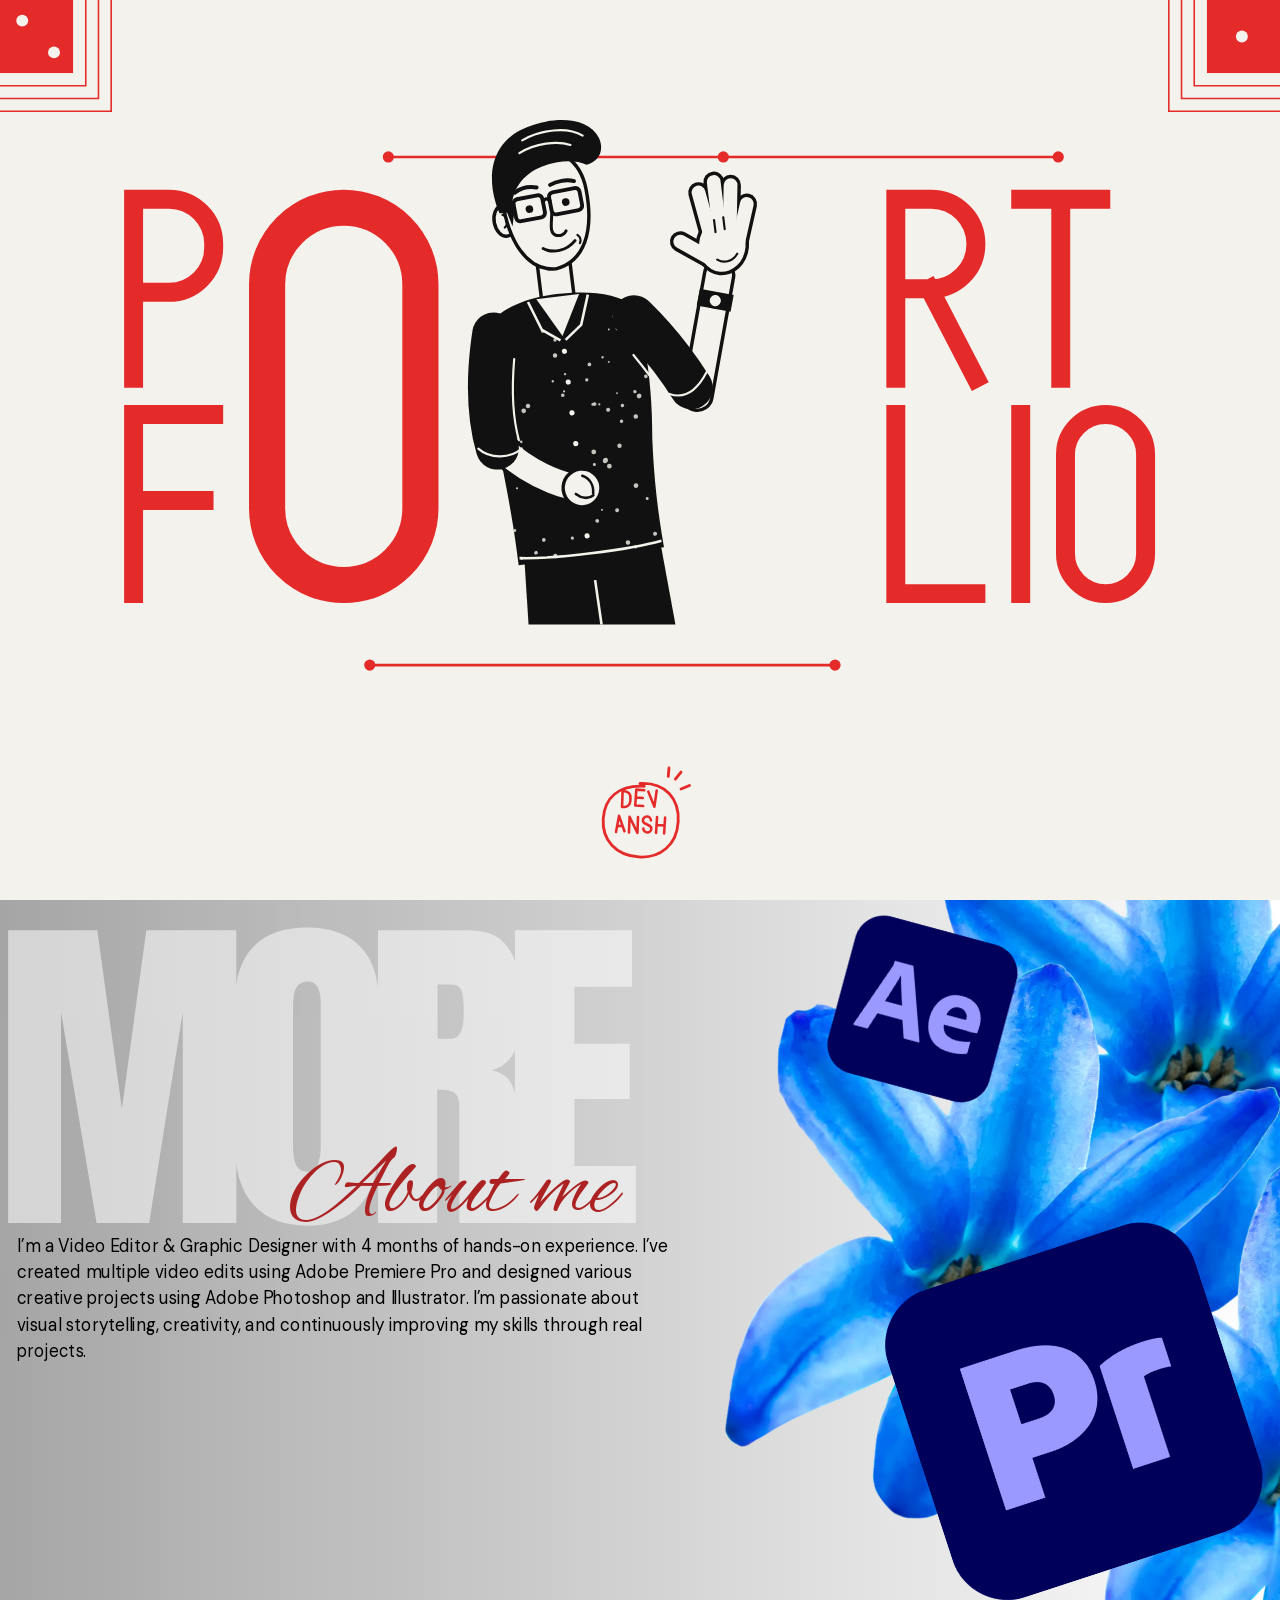
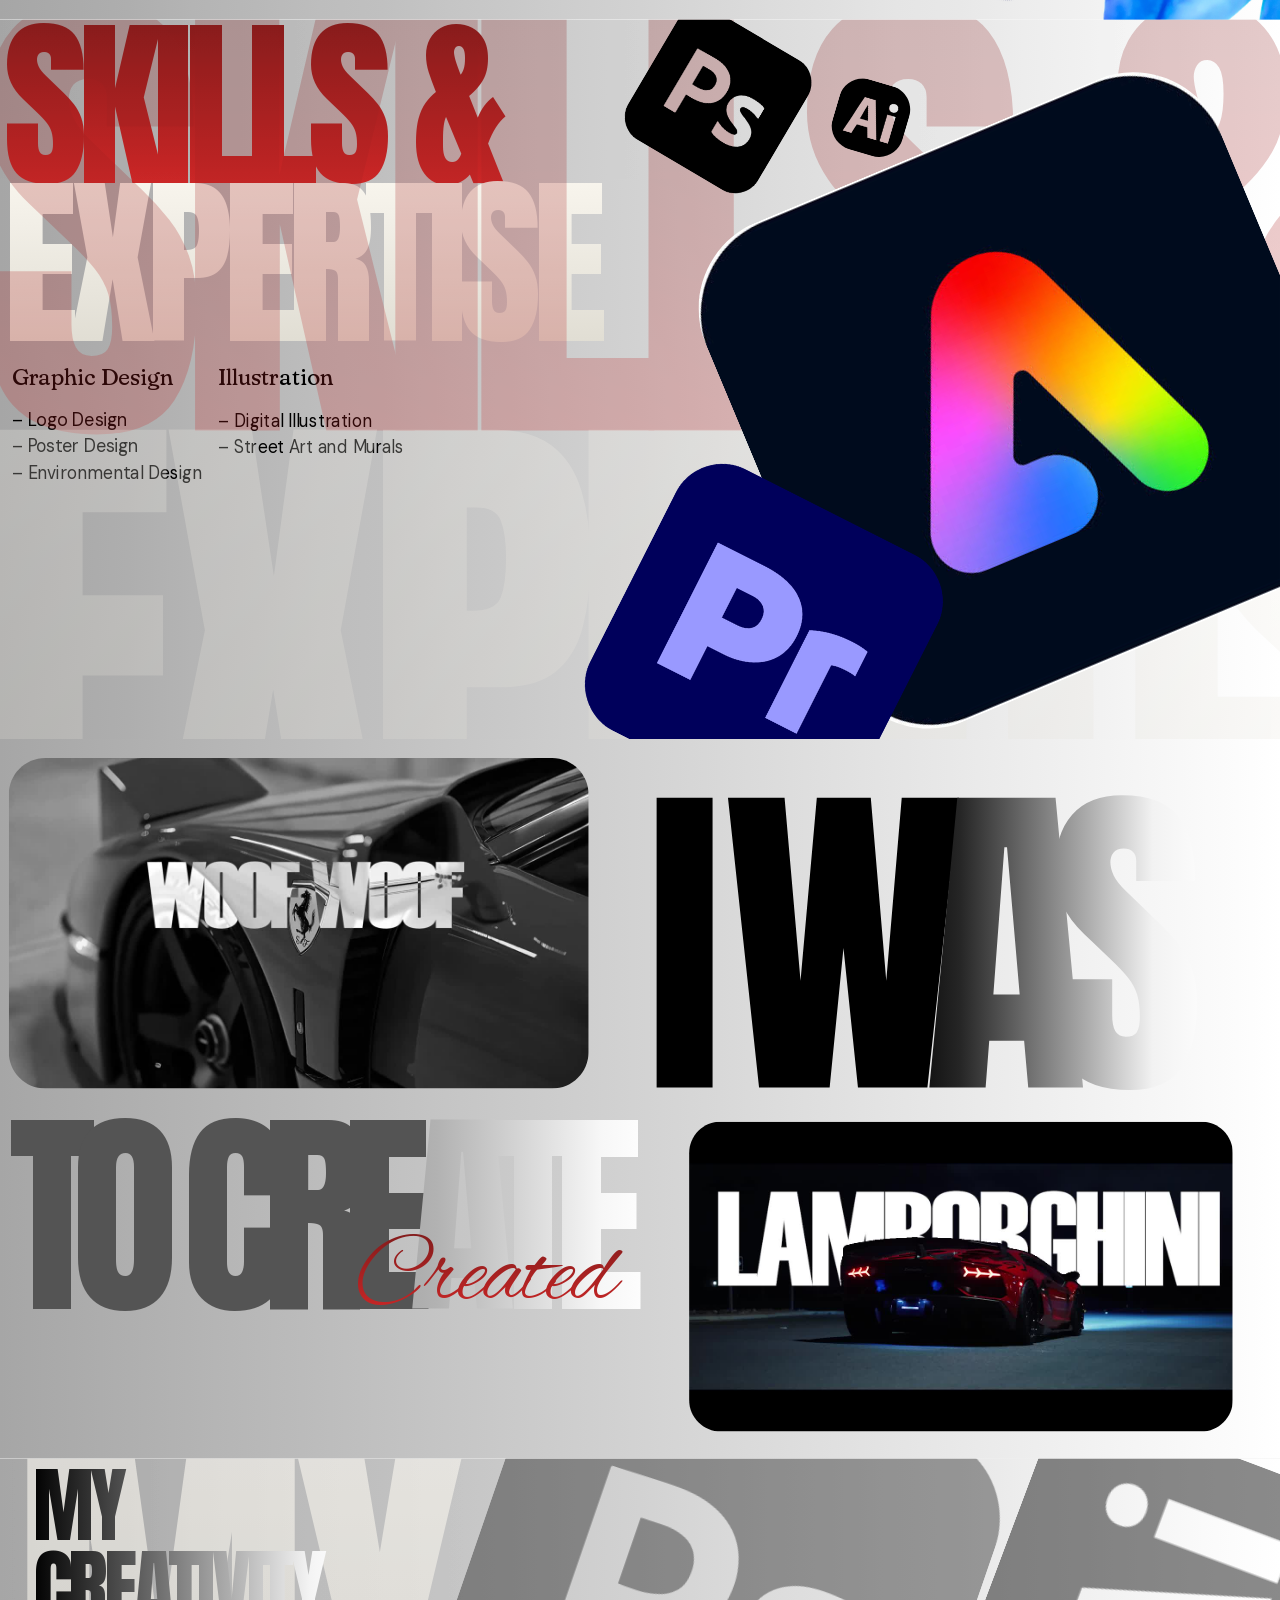
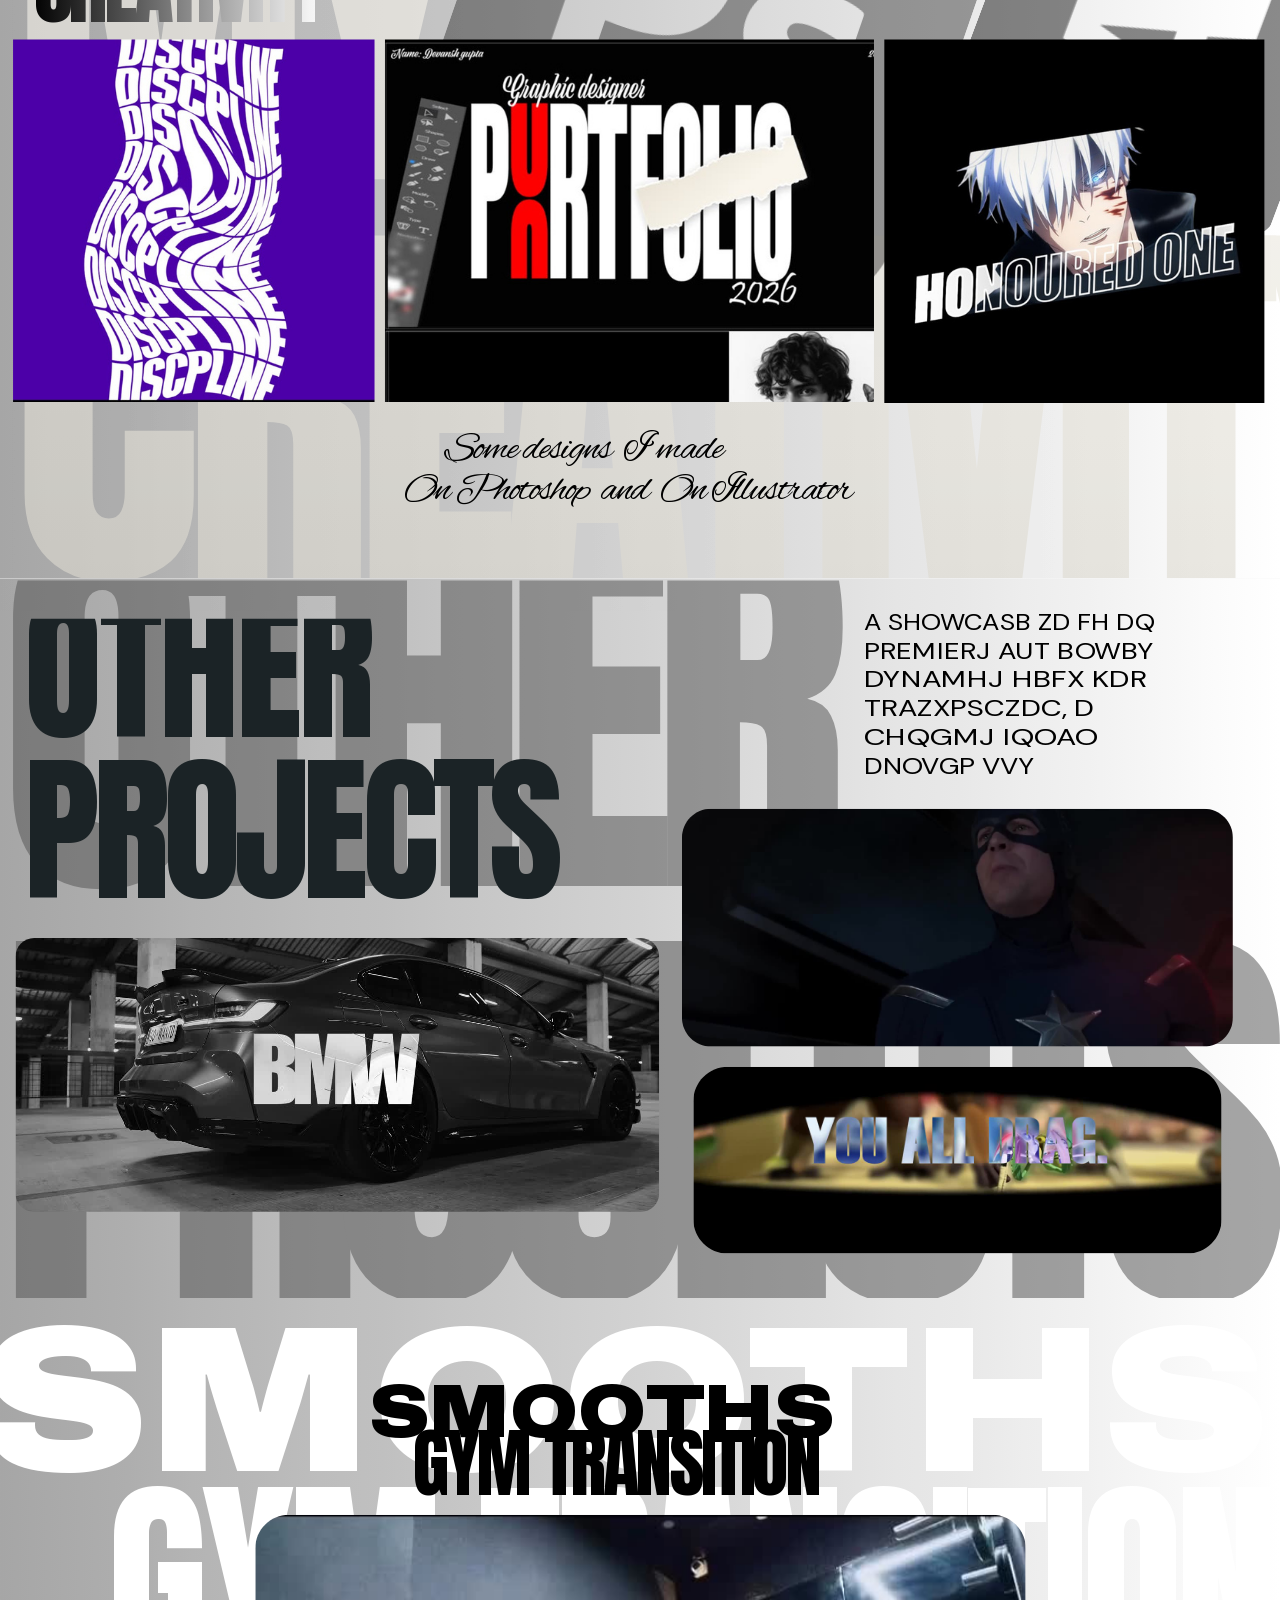
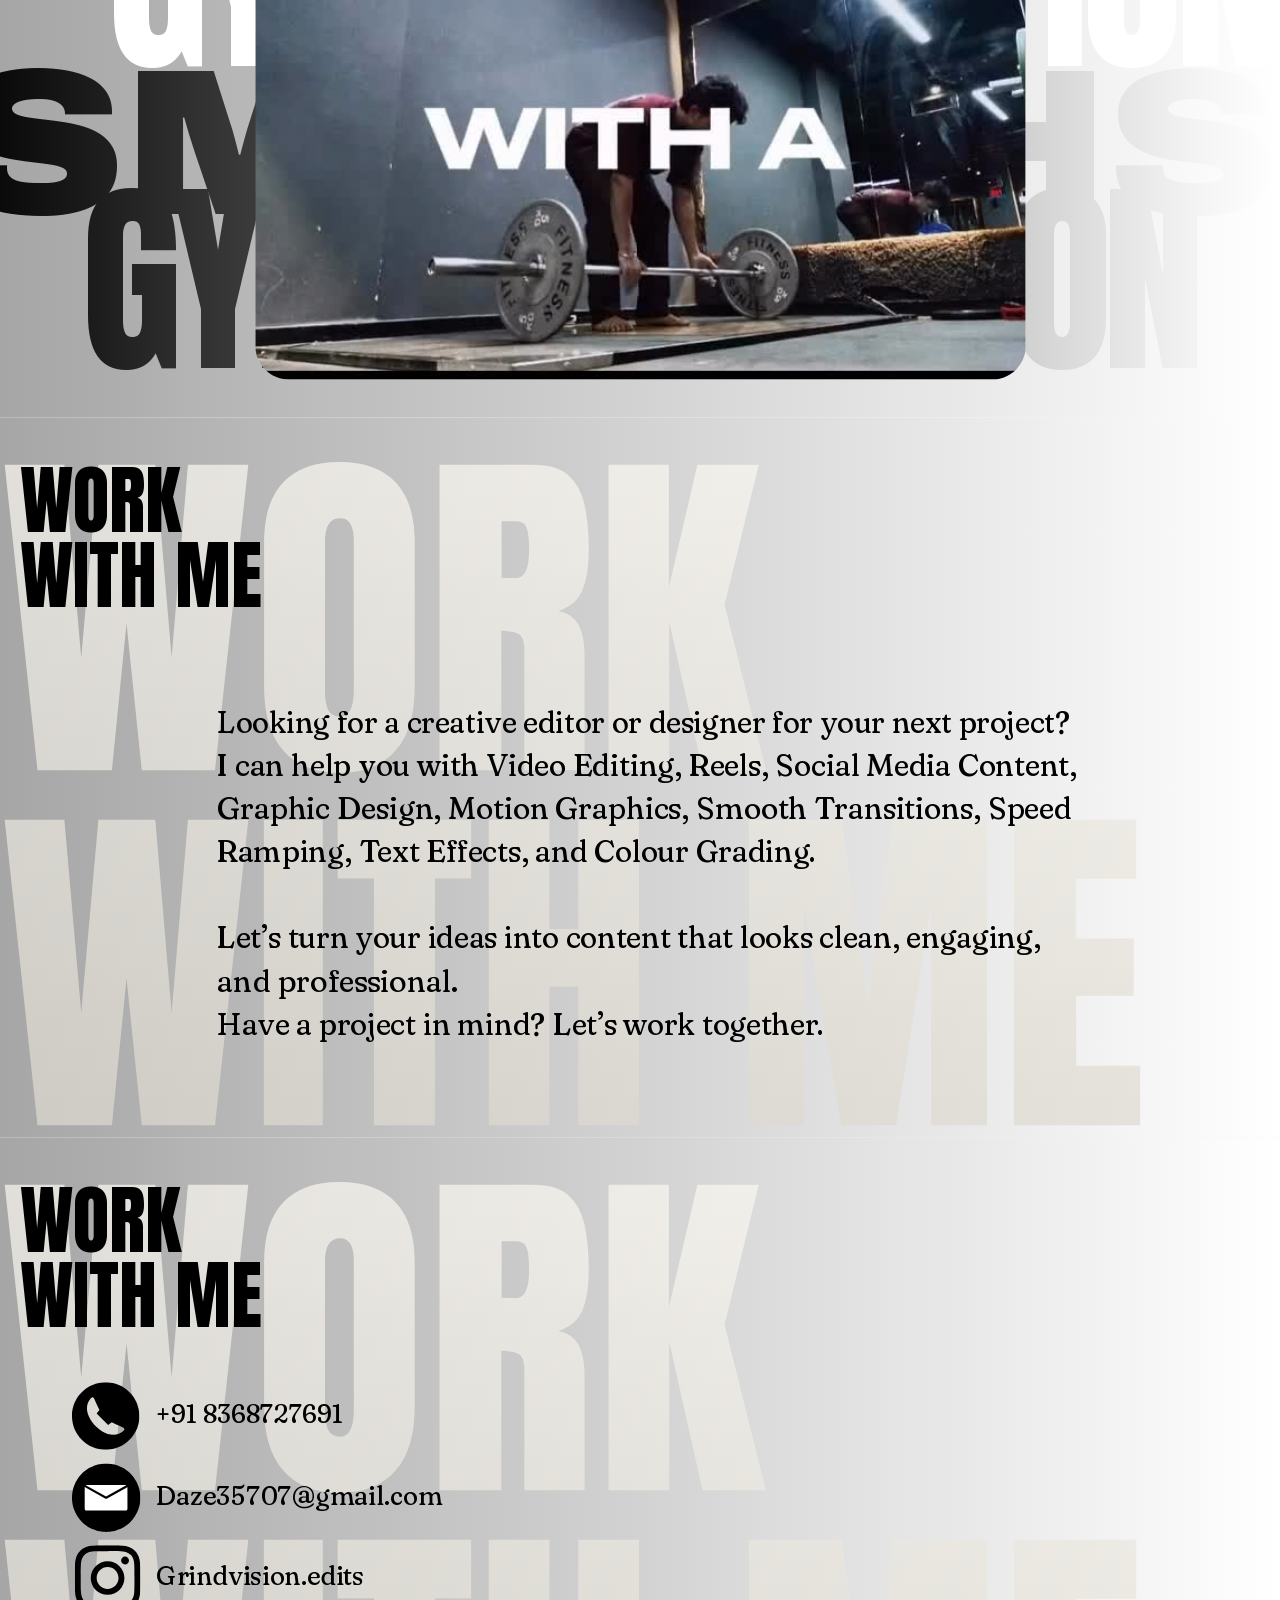
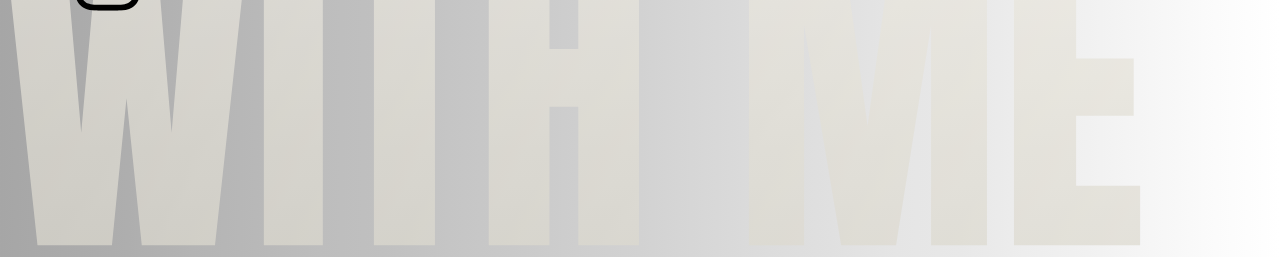
<file: index.html>
<!doctype html>
<html lang="en">
<head>
<meta charset="utf-8">
<meta name="viewport" content="width=device-width, initial-scale=1">
<title>Devansh Gupta — Video Editor &amp; Graphic Designer</title>
<meta name="description" content="Portfolio of Devansh Gupta (Grindvision.edits): video edits in Premiere Pro, and graphic design in Photoshop and Illustrator.">
<link rel="icon" href="data:,">
<link rel="stylesheet" href="css/styles.css">
<link rel="stylesheet" href="css/video-player.css">
<link rel="stylesheet" href="css/waving-portfolio.css">
<script>document.documentElement.classList.add("js")</script>
</head>
<body>
<!-- The PDF rebuild, animated. The hero is the waving poster intro (js/waving-portfolio.js);
     everything else scrolls in (js/main.js). The static original is pdf-recreation.html. -->
<main>
<h1 class="sr-only">Devansh Gupta — Video Editor &amp; Graphic Designer</h1>

<section id="home" class="hero" aria-label="Portfolio">
<noscript><p class="noscript">The animated intro needs JavaScript. <a href="pdf-recreation.html">Open the static version</a>.</p></noscript>
</section>

<section id="about" class="page" style="--ratio: 1024.5 / 1152">
<h2 class="sr-only">About me, skills and expertise</h2>
<svg class="sheet" viewBox="0 0 1024.5 1152" xml:space="preserve" xmlns="http://www.w3.org/2000/svg" aria-labelledby="t-about"><title id="t-about">About me, skills and expertise</title><defs><clipPath id="c2-1"><path d="M0.00 0.00 L1024.50 0.00 L1024.50 576.00 L0.00 576.00 Z" clip-rule="evenodd"/></clipPath><clipPath id="c2-2"><path d="M0.00 576.00 L1024.50 576.00 L1024.50 0.00 L0.00 0.00 Z"/></clipPath><linearGradient id="g2-1" gradientUnits="userSpaceOnUse" x1="0.0" y1="288.0" x2="1024.5" y2="288.0"><stop offset="0.000" stop-color="#a6a6a6"/><stop offset="0.050" stop-color="#aaaaaa"/><stop offset="0.100" stop-color="#aeaeae"/><stop offset="0.150" stop-color="#b4b4b4"/><stop offset="0.200" stop-color="#b8b8b8"/><stop offset="0.250" stop-color="#bdbdbd"/><stop offset="0.300" stop-color="#c0c0c0"/><stop offset="0.350" stop-color="#c5c5c5"/><stop offset="0.400" stop-color="#c9c9c9"/><stop offset="0.450" stop-color="#cecece"/><stop offset="0.500" stop-color="#d2d2d2"/><stop offset="0.550" stop-color="#d7d7d7"/><stop offset="0.600" stop-color="#dcdcdc"/><stop offset="0.650" stop-color="#e0e0e0"/><stop offset="0.700" stop-color="#e5e5e5"/><stop offset="0.750" stop-color="#e8e8e8"/><stop offset="0.800" stop-color="#ededed"/><stop offset="0.850" stop-color="#f1f1f1"/><stop offset="0.900" stop-color="#f6f6f6"/><stop offset="0.950" stop-color="#fbfbfb"/><stop offset="1.000" stop-color="#ffffff"/></linearGradient><clipPath id="c2-3"><path d="M754.98 0.00 L1024.50 0.00 L1024.50 333.31 L754.98 333.31 Z" clip-rule="evenodd"/></clipPath><clipPath id="c2-4"><path d="M13.68 266.16 L535.20 266.16 L535.20 369.84 L13.68 369.84 Z"/></clipPath><clipPath id="c2-5"><path d="M0.00 0.00 L513.36 0.00 L513.36 348.72 L0.00 348.72 Z"/></clipPath><clipPath id="c2-6"><path d="M657.39 -4.02 L1079.55 118.20 L951.50 560.54 L529.33 438.32 L657.39 -4.02 Z"/></clipPath><clipPath id="c2-7"><path d="M662.31 -3.23 L849.12 47.19 L813.94 177.53 L627.13 127.11 L662.31 -3.23 Z"/></clipPath><clipPath id="c2-8"><path d="M844.78 203.14 L1024.50 203.14 L1024.50 576.00 L844.78 576.00 Z" clip-rule="evenodd"/></clipPath><clipPath id="c2-9"><path d="M696.37 326.38 L942.35 246.09 L1022.64 492.06 L776.66 572.35 L696.37 326.38 Z"/></clipPath><linearGradient id="g2-2" gradientUnits="userSpaceOnUse" x1="81.1" y1="233.6" x2="649.0" y2="233.6"><stop offset="0.000" stop-color="#ac2222" stop-opacity="1.00"/><stop offset="0.050" stop-color="#ac2222"/><stop offset="0.950" stop-color="#ac2222"/><stop offset="1.000" stop-color="#ac2121" stop-opacity="0.42"/></linearGradient><clipPath id="c2-10"><path d="M81.13 45.81 L648.94 45.81 L648.94 421.67 L81.13 421.67 Z" clip-rule="evenodd"/></clipPath><clipPath id="c2-11"><path d="M81.12 45.60 L648.96 45.60 L648.96 421.68 L81.12 421.68 Z"/></clipPath><clipPath id="c2-12"><path d="M0.00 576.00 L1024.50 576.00 L1024.50 1152.00 L0.00 1152.00 Z" clip-rule="evenodd"/></clipPath><clipPath id="c2-13"><path d="M0.00 1152.00 L1024.50 1152.00 L1024.50 576.00 L0.00 576.00 Z"/></clipPath><linearGradient id="g2-3" gradientUnits="userSpaceOnUse" x1="0.0" y1="864.0" x2="1024.5" y2="864.0"><stop offset="0.000" stop-color="#a6a6a6"/><stop offset="0.050" stop-color="#aaaaaa"/><stop offset="0.100" stop-color="#aeaeae"/><stop offset="0.150" stop-color="#b4b4b4"/><stop offset="0.200" stop-color="#b8b8b8"/><stop offset="0.250" stop-color="#bdbdbd"/><stop offset="0.300" stop-color="#c0c0c0"/><stop offset="0.350" stop-color="#c5c5c5"/><stop offset="0.400" stop-color="#c9c9c9"/><stop offset="0.450" stop-color="#cecece"/><stop offset="0.500" stop-color="#d2d2d2"/><stop offset="0.550" stop-color="#d7d7d7"/><stop offset="0.600" stop-color="#dcdcdc"/><stop offset="0.650" stop-color="#e0e0e0"/><stop offset="0.700" stop-color="#e5e5e5"/><stop offset="0.750" stop-color="#e8e8e8"/><stop offset="0.800" stop-color="#ededed"/><stop offset="0.850" stop-color="#f1f1f1"/><stop offset="0.900" stop-color="#f6f6f6"/><stop offset="0.950" stop-color="#fbfbfb"/><stop offset="1.000" stop-color="#ffffff"/></linearGradient><linearGradient id="g2-4" gradientUnits="userSpaceOnUse" x1="400.0" y1="575.9" x2="400.0" y2="1131.9"><stop offset="0.000" stop-color="#861c1c"/><stop offset="0.050" stop-color="#951e1e"/><stop offset="0.100" stop-color="#a42020"/><stop offset="0.150" stop-color="#b22323"/><stop offset="0.200" stop-color="#c12525"/><stop offset="0.250" stop-color="#d02828"/><stop offset="0.300" stop-color="#de2a2a"/><stop offset="0.350" stop-color="#e52b2b"/><stop offset="0.800" stop-color="#e52b2b"/><stop offset="0.850" stop-color="#e52b2b" stop-opacity="0.60"/><stop offset="1.000" stop-color="#e52b2b" stop-opacity="0.60"/></linearGradient><clipPath id="c2-14"><path d="M0.00 576.00 L799.21 576.00 L799.21 1131.37 L0.00 1131.37 Z" clip-rule="evenodd"/></clipPath><linearGradient id="g2-5" gradientUnits="userSpaceOnUse" x1="400.0" y1="575.9" x2="400.0" y2="1131.9"><stop offset="0.000" stop-color="#fffcf5"/><stop offset="0.150" stop-color="#fffcf5"/><stop offset="0.200" stop-color="#fbf8f0"/><stop offset="0.250" stop-color="#f6f3eb"/><stop offset="0.300" stop-color="#f1eee6"/><stop offset="0.350" stop-color="#ece9e0"/><stop offset="0.400" stop-color="#e7e4db"/><stop offset="0.450" stop-color="#e2dfd5"/><stop offset="0.500" stop-color="#dddad0"/><stop offset="0.550" stop-color="#d8d5ca"/><stop offset="1.000" stop-color="#d8d5ca"/></linearGradient><clipPath id="c2-15"><path d="M174.72 855.12 L267.36 855.12 L267.36 872.88 L174.72 872.88 Z"/></clipPath><linearGradient id="g2-6" gradientUnits="userSpaceOnUse" x1="512.3" y1="576.0" x2="512.3" y2="1152.0"><stop offset="0.000" stop-color="#8b1d1d"/><stop offset="0.050" stop-color="#911e1e"/><stop offset="0.100" stop-color="#961e1e"/><stop offset="0.150" stop-color="#9c1f1f"/><stop offset="0.200" stop-color="#a12020"/><stop offset="0.250" stop-color="#a82222"/><stop offset="0.300" stop-color="#ad2222"/><stop offset="0.350" stop-color="#b22323"/><stop offset="0.400" stop-color="#b92424"/><stop offset="0.450" stop-color="#be2525"/><stop offset="0.500" stop-color="#c32626"/><stop offset="0.550" stop-color="#c92626"/><stop offset="0.600" stop-color="#cf2828"/><stop offset="0.650" stop-color="#d42828"/><stop offset="0.700" stop-color="#da2929"/><stop offset="0.750" stop-color="#df2a2a"/><stop offset="0.800" stop-color="#e52b2b"/><stop offset="1.000" stop-color="#e52b2b"/></linearGradient><clipPath id="c2-16"><path d="M-0.24 575.76 L1024.80 575.76 L1024.80 1152.24 L-0.24 1152.24 Z" clip-rule="evenodd"/></clipPath><clipPath id="c2-17"><path d="M0.00 576.00 L1024.56 576.00 L1024.56 1152.00 L0.00 1152.00 Z"/></clipPath><linearGradient id="g2-7" gradientUnits="userSpaceOnUse" x1="512.3" y1="576.0" x2="512.3" y2="1152.0"><stop offset="0.000" stop-color="#fffcf5"/><stop offset="0.350" stop-color="#fffcf5"/><stop offset="0.400" stop-color="#fefbf4"/><stop offset="0.450" stop-color="#fcf9f2"/><stop offset="0.500" stop-color="#faf7f0"/><stop offset="0.550" stop-color="#f8f5ed"/><stop offset="0.600" stop-color="#f7f4ec"/><stop offset="0.650" stop-color="#f5f2ea"/><stop offset="0.700" stop-color="#f3f0e7"/><stop offset="0.750" stop-color="#f0ede5"/><stop offset="0.800" stop-color="#efece3"/><stop offset="0.850" stop-color="#edeae1"/><stop offset="0.900" stop-color="#ebe8df"/><stop offset="0.950" stop-color="#e9e6dd"/><stop offset="1.000" stop-color="#e7e4db"/></linearGradient><clipPath id="c2-18"><path d="M677.43 618.36 L733.54 634.90 L717.00 691.01 L660.89 674.47 L677.43 618.36 Z"/></clipPath><clipPath id="c2-19"><path d="M671.91 637.06 L666.48 655.49 C663.44 665.82 669.34 676.66 679.67 679.70 L698.10 685.14 C708.43 688.18 719.27 682.28 722.32 671.95 L727.75 653.52 C729.21 648.56 728.64 643.22 726.17 638.68 C723.70 634.14 719.52 630.77 714.56 629.30 L696.13 623.87 C685.80 620.83 674.96 626.73 671.91 637.06 Z"/></clipPath><clipPath id="c2-20"><path d="M553.50 557.50 L657.48 618.89 L596.08 722.87 L492.11 661.48 L553.50 557.50 Z"/></clipPath><clipPath id="c2-21"><path d="M536.06 767.10 L947.04 595.15 L1114.06 994.37 L703.08 1166.32 L536.06 767.10 Z"/></clipPath><clipPath id="c2-22"><path d="M565.01 836.28 L674.23 1097.35 C690.22 1135.56 734.15 1153.58 772.36 1137.59 L1045.14 1023.48 C1083.35 1007.49 1101.37 963.55 1085.38 925.34 L976.16 664.27 C960.17 626.06 916.23 608.04 878.02 624.03 L605.25 738.15 C567.04 754.14 549.02 798.07 565.01 836.28 Z"/></clipPath><clipPath id="c2-23"><path d="M536.06 767.10 L947.73 594.86 L1115.04 994.78 L703.37 1167.01 L536.06 767.10 Z"/></clipPath><clipPath id="c2-24"><path d="M559.65 917.07 L769.15 1022.99 L663.23 1232.49 L453.74 1126.57 L559.65 917.07 Z"/></clipPath></defs><g clip-path="url(#c2-2)"><g clip-path="url(#c2-1)"><path d="M0.00 0.00 L1024.50 0.00 L1024.50 576.00 L0.00 576.00 Z" fill="#ffffff"/></g></g>
<g clip-path="url(#c2-2)"><g clip-path="url(#c2-1)"><path d="M0.00 0.00 L1024.50 0.00 L1024.50 576.00 L0.00 576.00 Z" fill="#ffffff"/></g></g>
<g clip-path="url(#c2-2)"><g clip-path="url(#c2-1)"><path d="M0 0 L1024.5 0 L1024.5 576 L0 576 Z" fill="url(#g2-1)"/></g></g>
<g class="rv rv-float" style="--i:0"><g aria-hidden="true"><g clip-path="url(#c2-2)"><g clip-path="url(#c2-3)"><image href="assets/img/flower-blue.png" width="726" height="761" preserveAspectRatio="none" transform="matrix(0.60537 0.00000 0.00000 0.60512 755.00 -127.20)"/></g></g></g></g>
<g class="rv rv-body" style="--i:1"><g clip-path="url(#c2-2)"><g clip-path="url(#c2-1)"><g clip-path="url(#c2-4)"><text class="ff-sans" x="13.9" y="281.5" font-size="15.09" fill="#000000" textLength="521" lengthAdjust="spacingAndGlyphs">I’m a Video Editor &amp; Graphic Designer with 4 months of hands-on experience. I’ve</text></g></g></g></g>
<g class="rv rv-body" style="--i:2"><g clip-path="url(#c2-2)"><g clip-path="url(#c2-1)"><g clip-path="url(#c2-4)"><text class="ff-sans" x="13.9" y="302.6" font-size="15.09" fill="#000000" textLength="492.4" lengthAdjust="spacingAndGlyphs">created multiple video edits using Adobe Premiere Pro and designed various</text></g></g></g></g>
<g class="rv rv-body" style="--i:3"><g clip-path="url(#c2-2)"><g clip-path="url(#c2-1)"><g clip-path="url(#c2-4)"><text class="ff-sans" x="13.9" y="323.7" font-size="15.09" fill="#000000" textLength="497.8" lengthAdjust="spacingAndGlyphs">creative projects using Adobe Photoshop and Illustrator. I’m passionate about</text></g></g></g></g>
<g class="rv rv-body" style="--i:4"><g clip-path="url(#c2-2)"><g clip-path="url(#c2-1)"><g clip-path="url(#c2-4)"><text class="ff-sans" x="13.9" y="344.8" font-size="15.09" fill="#000000" textLength="499.5" lengthAdjust="spacingAndGlyphs">visual storytelling, creativity, and continuously improving my skills through real</text></g></g></g></g>
<g class="rv rv-body" style="--i:5"><g clip-path="url(#c2-2)"><g clip-path="url(#c2-1)"><g clip-path="url(#c2-4)"><text class="ff-sans" x="13.9" y="366" font-size="15.09" fill="#000000" textLength="55" lengthAdjust="spacingAndGlyphs">projects.</text></g></g></g></g>
<g class="rv rv-ghost-l" style="--i:6"><g clip-path="url(#c2-2)"><g clip-path="url(#c2-1)"><g clip-path="url(#c2-5)"><text class="ff-anton" x="-3.9" y="258.5" font-size="272.65" fill="#ffffff" opacity="0.52" textLength="517.7" lengthAdjust="spacing">MORE</text></g></g></g></g>
<g class="rv rv-float" style="--i:7"><g aria-hidden="true"><g clip-path="url(#c2-2)"><g clip-path="url(#c2-1)"><g clip-path="url(#c2-6)"><image href="assets/img/flower-blue.png" width="726" height="761" preserveAspectRatio="none" transform="matrix(0.58154 0.16832 -0.16833 0.58121 657.40 -4.00)"/></g></g></g></g></g>
<g class="rv rv-icon" style="--i:8"><g aria-hidden="true"><g clip-path="url(#c2-2)"><g clip-path="url(#c2-1)"><g clip-path="url(#c2-7)"><image href="assets/img/icon-after-effects.png" width="768" height="432" preserveAspectRatio="none" transform="matrix(0.30260 0.08164 -0.08148 0.30162 639.70 -9.30)"/></g></g></g></g></g>
<g class="rv rv-float" style="--i:9"><g aria-hidden="true"><g clip-path="url(#c2-2)"><g clip-path="url(#c2-8)"><image href="assets/img/flower-blue.png" width="726" height="761" preserveAspectRatio="none" transform="matrix(0.60537 0.00000 0.00000 0.60512 844.80 203.10)"/></g></g></g></g>
<g class="rv rv-icon" style="--i:10"><g aria-hidden="true"><g clip-path="url(#c2-2)"><g clip-path="url(#c2-1)"><g clip-path="url(#c2-9)"><image href="assets/img/icon-premiere.png" width="512" height="512" preserveAspectRatio="none" transform="matrix(0.48027 -0.15684 0.15684 0.48047 696.40 326.40)"/></g></g></g></g></g>
<g class="rv rv-script" style="--i:11"><g clip-path="url(#c2-2)"><g clip-path="url(#c2-1)"><g clip-path="url(#c2-11)"><g clip-path="url(#c2-10)"><text class="ff-script" x="231.9" y="248.8" font-size="75.32" fill="url(#g2-2)" textLength="261.7" lengthAdjust="spacing">About me</text></g></g></g></g></g>
<g clip-path="url(#c2-13)"><g clip-path="url(#c2-12)"><path d="M0.00 576.00 L1024.50 576.00 L1024.50 1152.00 L0.00 1152.00 Z" fill="#ffffff"/></g></g>
<g clip-path="url(#c2-13)"><g clip-path="url(#c2-12)"><path d="M0.00 576.00 L1024.50 576.00 L1024.50 1152.00 L0.00 1152.00 Z" fill="#ffffff"/></g></g>
<g clip-path="url(#c2-13)"><g clip-path="url(#c2-12)"><path d="M0 576 L1024.5 576 L1024.5 1152 L0 1152 Z" fill="url(#g2-3)"/></g></g>
<g class="rv rv-head" style="--i:0"><g clip-path="url(#c2-13)"><g clip-path="url(#c2-14)"><text class="ff-anton" x="2.7" y="706.9" font-size="146.87" fill="url(#g2-4)" textLength="403.6" lengthAdjust="spacing">SKILLS &amp;</text></g></g></g>
<g class="rv rv-head" style="--i:1"><g clip-path="url(#c2-13)"><g clip-path="url(#c2-14)"><text class="ff-anton" x="2.7" y="832.9" font-size="146.87" fill="url(#g2-5)" textLength="483" lengthAdjust="spacing">EXPERTISE</text></g></g></g>
<g class="rv rv-body" style="--i:2"><g clip-path="url(#c2-13)"><g clip-path="url(#c2-12)"><text class="ff-serif" x="9.4" y="868.8" font-size="18.73" fill="#000000" textLength="128.9" lengthAdjust="spacingAndGlyphs">Graphic Design</text></g></g></g>
<g class="rv rv-body" style="--i:3"><g clip-path="url(#c2-13)"><g clip-path="url(#c2-12)"><text class="ff-sans" x="9.4" y="901.3" font-size="15" fill="#000000" textLength="9" lengthAdjust="spacingAndGlyphs">–</text></g></g></g>
<g class="rv rv-body" style="--i:4"><g clip-path="url(#c2-13)"><g clip-path="url(#c2-12)"><text class="ff-sans" x="18.4" y="901.3" font-size="15" fill="#000000" textLength="83.9" lengthAdjust="spacingAndGlyphs"> Logo Design</text></g></g></g>
<g class="rv rv-body" style="--i:5"><g clip-path="url(#c2-13)"><g clip-path="url(#c2-12)"><text class="ff-sans" x="9.4" y="922.3" font-size="15" fill="#000000" textLength="9" lengthAdjust="spacingAndGlyphs">–</text></g></g></g>
<g class="rv rv-body" style="--i:6"><g clip-path="url(#c2-13)"><g clip-path="url(#c2-12)"><text class="ff-sans" x="18.4" y="922.3" font-size="15" fill="#000000" textLength="92.5" lengthAdjust="spacingAndGlyphs"> Poster Design</text></g></g></g>
<g class="rv rv-body" style="--i:7"><g clip-path="url(#c2-13)"><g clip-path="url(#c2-12)"><text class="ff-sans" x="9.4" y="943.3" font-size="15" fill="#000000" textLength="9" lengthAdjust="spacingAndGlyphs">–</text></g></g></g>
<g class="rv rv-body" style="--i:8"><g clip-path="url(#c2-13)"><g clip-path="url(#c2-12)"><text class="ff-sans" x="18.4" y="943.3" font-size="15" fill="#000000" textLength="143.8" lengthAdjust="spacingAndGlyphs"> Environmental Design</text></g></g></g>
<g class="rv rv-body" style="--i:9"><g clip-path="url(#c2-13)"><g clip-path="url(#c2-12)"><g clip-path="url(#c2-15)"><text class="ff-serif" x="174.7" y="868.7" font-size="18.73" fill="#000000" textLength="92.1" lengthAdjust="spacingAndGlyphs">Illustration</text></g></g></g></g>
<g class="rv rv-body" style="--i:10"><g clip-path="url(#c2-13)"><g clip-path="url(#c2-12)"><text class="ff-sans" x="174.7" y="901.8" font-size="15" fill="#000000" textLength="9" lengthAdjust="spacingAndGlyphs">–</text></g></g></g>
<g class="rv rv-body" style="--i:11"><g clip-path="url(#c2-13)"><g clip-path="url(#c2-12)"><text class="ff-sans" x="183.7" y="901.8" font-size="15" fill="#000000" textLength="113.9" lengthAdjust="spacingAndGlyphs"> Digital Illustration</text></g></g></g>
<g class="rv rv-body" style="--i:12"><g clip-path="url(#c2-13)"><g clip-path="url(#c2-12)"><text class="ff-sans" x="174.7" y="922.8" font-size="15" fill="#000000" textLength="9" lengthAdjust="spacingAndGlyphs">–</text></g></g></g>
<g class="rv rv-body" style="--i:13"><g clip-path="url(#c2-13)"><g clip-path="url(#c2-12)"><text class="ff-sans" x="183.7" y="922.8" font-size="15" fill="#000000" textLength="139.1" lengthAdjust="spacingAndGlyphs"> Street Art and Murals</text></g></g></g>
<g class="rv rv-ghost-r" style="--i:14"><g clip-path="url(#c2-13)"><g clip-path="url(#c2-12)"><g clip-path="url(#c2-17)"><g clip-path="url(#c2-16)"><text class="ff-anton" x="-18.4" y="904.9" font-size="397.02" fill="url(#g2-6)" opacity="0.23" textLength="1091" lengthAdjust="spacing">SKILLS &amp;</text></g></g></g></g></g>
<g class="rv rv-ghost-l" style="--i:15"><g clip-path="url(#c2-13)"><g clip-path="url(#c2-12)"><g clip-path="url(#c2-17)"><g clip-path="url(#c2-16)"><text class="ff-anton" x="-18.4" y="1245.5" font-size="397.02" fill="url(#g2-7)" opacity="0.23" textLength="1165.2" lengthAdjust="spacing">EXPERTIS</text></g></g></g></g></g>
<g class="rv rv-icon" style="--i:16"><g aria-hidden="true"><g clip-path="url(#c2-13)"><g clip-path="url(#c2-12)"><g clip-path="url(#c2-19)"><g clip-path="url(#c2-18)"><image href="assets/img/icon-illustrator.png" width="128" height="128" preserveAspectRatio="none" transform="matrix(0.43828 0.12891 -0.12891 0.43828 677.40 618.40)"/></g></g></g></g></g></g>
<g class="rv rv-icon" style="--i:12"><g aria-hidden="true"><g clip-path="url(#c2-13)"><g clip-path="url(#c2-12)"><g clip-path="url(#c2-20)"><image href="assets/img/icon-photoshop.png" width="256" height="256" preserveAspectRatio="none" transform="matrix(0.40625 0.23984 -0.23984 0.40625 553.50 557.50)"/></g></g></g></g></g>
<g class="rv rv-icon" style="--i:17"><g aria-hidden="true"><g clip-path="url(#c2-13)"><g clip-path="url(#c2-12)"><g clip-path="url(#c2-23)"><g clip-path="url(#c2-22)"><g clip-path="url(#c2-21)"><image href="assets/img/icon-adobe-express.jpg" width="562" height="546" preserveAspectRatio="none" transform="matrix(0.73114 -0.30587 0.30586 0.73114 536.10 767.10)"/></g></g></g></g></g></g></g>
<g class="rv rv-icon" style="--i:18"><g aria-hidden="true"><g clip-path="url(#c2-13)"><g clip-path="url(#c2-12)"><g clip-path="url(#c2-24)"><image href="assets/img/icon-premiere.png" width="512" height="512" preserveAspectRatio="none" transform="matrix(0.40898 0.20684 -0.20703 0.40918 559.70 917.10)"/></g></g></g></g></g></svg>
</section>

<section id="work" class="page" style="--ratio: 1024.5 / 1728">
<h2 class="sr-only">My work</h2>
<svg class="sheet" viewBox="0 0 1024.5 1728" xml:space="preserve" xmlns="http://www.w3.org/2000/svg" aria-labelledby="t-work"><title id="t-work">My work</title><defs><clipPath id="c3-1"><path d="M0.00 0.00 L1024.50 0.00 L1024.50 576.00 L0.00 576.00 Z" clip-rule="evenodd"/></clipPath><clipPath id="c3-2"><path d="M0.00 576.00 L1024.50 576.00 L1024.50 0.00 L0.00 0.00 Z"/></clipPath><linearGradient id="g3-1" gradientUnits="userSpaceOnUse" x1="0.0" y1="288.0" x2="1024.5" y2="288.0"><stop offset="0" stop-color="#a6a6a6"/><stop offset="1" stop-color="#ffffff"/></linearGradient><clipPath id="c3-3"><path d="M7.01 15.22 L471.26 15.22 L471.26 279.97 L7.01 279.97 Z"/></clipPath><clipPath id="c3-4"><path d="M7.01 44.47 L7.01 250.50 C7.01 266.65 20.11 279.75 36.26 279.75 L441.85 279.75 C458.00 279.75 471.10 266.65 471.10 250.50 L471.10 44.47 C471.10 28.32 458.00 15.22 441.85 15.22 L36.26 15.22 C20.11 15.22 7.01 28.32 7.01 44.47 Z"/></clipPath><clipPath id="c3-5"><path d="M551.52 306.22 L986.52 306.22 L986.52 554.47 L551.52 554.47 Z"/></clipPath><clipPath id="c3-6"><path d="M551.52 331.72 L551.52 528.82 C551.52 542.90 562.94 554.32 577.02 554.32 L961.29 554.32 C975.37 554.32 986.79 542.90 986.79 528.82 L986.79 331.72 C986.79 317.63 975.37 306.22 961.29 306.22 L577.02 306.22 C562.94 306.22 551.52 317.63 551.52 331.72 Z"/></clipPath><clipPath id="c3-7"><path d="M551.52 306.22 L987.27 306.22 L987.27 554.47 L551.52 554.47 Z"/></clipPath><linearGradient id="g3-2" gradientUnits="userSpaceOnUse" x1="0.0" y1="288.4" x2="1025.0" y2="288.4"><stop offset="0.000" stop-color="#000000"/><stop offset="0.700" stop-color="#000000"/><stop offset="0.750" stop-color="#262626"/><stop offset="0.800" stop-color="#6a6a6a"/><stop offset="0.850" stop-color="#adadad"/><stop offset="0.900" stop-color="#f2f2f2"/><stop offset="0.950" stop-color="#ffffff"/><stop offset="1.000" stop-color="#ffffff"/></linearGradient><linearGradient id="g3-3" gradientUnits="userSpaceOnUse" x1="0.0" y1="288.4" x2="875.0" y2="288.4"><stop offset="0.000" stop-color="#a6a6a6"/><stop offset="0.350" stop-color="#a6a6a6"/><stop offset="0.400" stop-color="#b2b2b2"/><stop offset="0.450" stop-color="#c9c9c9"/><stop offset="0.500" stop-color="#e0e0e0"/><stop offset="0.550" stop-color="#f7f7f7"/><stop offset="0.600" stop-color="#ffffff"/><stop offset="0.950" stop-color="#ffffff"/><stop offset="1.000" stop-color="#ffffff" stop-opacity="0.62"/></linearGradient><clipPath id="c3-8"><path d="M0.00 0.00 L874.93 0.00 L874.93 576.00 L0.00 576.00 Z" clip-rule="evenodd"/></clipPath><linearGradient id="g3-4" gradientUnits="userSpaceOnUse" x1="388.6" y1="234.7" x2="388.6" y2="576.0"><stop offset="0.000" stop-color="#731919"/><stop offset="0.400" stop-color="#731919"/><stop offset="0.450" stop-color="#7a1a1a"/><stop offset="0.500" stop-color="#8e1d1d"/><stop offset="0.550" stop-color="#a12020"/><stop offset="0.600" stop-color="#b52323"/><stop offset="0.650" stop-color="#c82626"/><stop offset="0.700" stop-color="#dc2a2a"/><stop offset="0.750" stop-color="#e52b2b"/><stop offset="1.000" stop-color="#e52b2b"/></linearGradient><clipPath id="c3-9"><path d="M53.10 234.73 L724.13 234.73 L724.13 576.24 L53.10 576.24 Z" clip-rule="evenodd"/></clipPath><clipPath id="c3-10"><path d="M53.04 234.72 L725.04 234.72 L725.04 576.00 L53.04 576.00 Z"/></clipPath><clipPath id="c3-11"><path d="M0.00 576.00 L1024.50 576.00 L1024.50 1152.00 L0.00 1152.00 Z" clip-rule="evenodd"/></clipPath><clipPath id="c3-12"><path d="M0.00 1152.00 L1024.50 1152.00 L1024.50 576.00 L0.00 576.00 Z"/></clipPath><linearGradient id="g3-5" gradientUnits="userSpaceOnUse" x1="0.0" y1="864.0" x2="1024.5" y2="864.0"><stop offset="0.000" stop-color="#a6a6a6"/><stop offset="0.050" stop-color="#aaaaaa"/><stop offset="0.100" stop-color="#aeaeae"/><stop offset="0.150" stop-color="#b4b4b4"/><stop offset="0.200" stop-color="#b8b8b8"/><stop offset="0.250" stop-color="#bdbdbd"/><stop offset="0.300" stop-color="#c0c0c0"/><stop offset="0.350" stop-color="#c5c5c5"/><stop offset="0.400" stop-color="#c9c9c9"/><stop offset="0.450" stop-color="#cecece"/><stop offset="0.500" stop-color="#d2d2d2"/><stop offset="0.550" stop-color="#d7d7d7"/><stop offset="0.600" stop-color="#dcdcdc"/><stop offset="0.650" stop-color="#e0e0e0"/><stop offset="0.700" stop-color="#e5e5e5"/><stop offset="0.750" stop-color="#e8e8e8"/><stop offset="0.800" stop-color="#ededed"/><stop offset="0.850" stop-color="#f1f1f1"/><stop offset="0.900" stop-color="#f6f6f6"/><stop offset="0.950" stop-color="#fbfbfb"/><stop offset="1.000" stop-color="#ffffff"/></linearGradient><linearGradient id="g3-6" gradientUnits="userSpaceOnUse" x1="512.3" y1="576.0" x2="512.3" y2="1152.0"><stop offset="0.000" stop-color="#faf7f0"/><stop offset="0.050" stop-color="#f9f6ee"/><stop offset="0.100" stop-color="#f7f4ec"/><stop offset="0.150" stop-color="#f5f2ea"/><stop offset="0.200" stop-color="#f4f1e9"/><stop offset="0.250" stop-color="#f3f0e8"/><stop offset="0.300" stop-color="#f2efe6"/><stop offset="0.350" stop-color="#f0ede4"/><stop offset="0.400" stop-color="#eeebe3"/><stop offset="0.450" stop-color="#edeae1"/><stop offset="0.500" stop-color="#ece9e0"/><stop offset="0.550" stop-color="#eae7de"/><stop offset="0.600" stop-color="#e9e6dc"/><stop offset="0.650" stop-color="#e8e5db"/><stop offset="0.700" stop-color="#e6e3da"/><stop offset="0.750" stop-color="#e5e2d8"/><stop offset="0.800" stop-color="#e3e0d6"/><stop offset="0.850" stop-color="#e2dfd5"/><stop offset="0.900" stop-color="#e0ddd3"/><stop offset="0.950" stop-color="#dfdcd2"/><stop offset="1.000" stop-color="#dddad0"/></linearGradient><clipPath id="c3-13"><path d="M-0.24 575.76 L1024.80 575.76 L1024.80 1152.24 L-0.24 1152.24 Z" clip-rule="evenodd"/></clipPath><clipPath id="c3-14"><path d="M0.00 576.00 L1024.56 576.00 L1024.56 1152.00 L0.00 1152.00 Z"/></clipPath><linearGradient id="g3-7" gradientUnits="userSpaceOnUse" x1="512.3" y1="576.0" x2="512.3" y2="1152.0"><stop offset="0.000" stop-color="#faf7f0"/><stop offset="0.050" stop-color="#f9f6ee"/><stop offset="0.100" stop-color="#f7f4ec"/><stop offset="0.150" stop-color="#f5f2ea"/><stop offset="0.200" stop-color="#f4f1e9"/><stop offset="0.250" stop-color="#f3f0e8"/><stop offset="0.300" stop-color="#f2efe6"/><stop offset="0.350" stop-color="#f0ede4"/><stop offset="0.400" stop-color="#eeebe3"/><stop offset="0.450" stop-color="#edeae1"/><stop offset="0.500" stop-color="#ece9e0"/><stop offset="0.550" stop-color="#eae7de"/><stop offset="0.600" stop-color="#e9e6dc"/><stop offset="0.650" stop-color="#e8e5db"/><stop offset="0.700" stop-color="#e6e3da"/><stop offset="0.750" stop-color="#e5e2d8"/><stop offset="0.800" stop-color="#e3e0d6"/><stop offset="0.850" stop-color="#e2dfd5"/><stop offset="0.900" stop-color="#e0ddd3"/><stop offset="0.950" stop-color="#dfdcd2"/><stop offset="1.000" stop-color="#dddad0"/></linearGradient><clipPath id="c3-15"><path d="M10.45 720.73 L299.95 720.73 L299.95 1010.98 L10.45 1010.98 Z" clip-rule="evenodd"/></clipPath><clipPath id="c3-16"><path d="M753.22 782.76 L850.79 522.98 L1110.57 620.55 L1013.00 880.33 L753.22 782.76 Z"/></clipPath><clipPath id="c3-17"><path d="M767.26 788.03 L999.25 875.16 C1007.01 878.08 1015.66 874.15 1018.57 866.40 L1105.70 634.40 C1108.61 626.65 1104.69 618.00 1096.93 615.09 L864.94 527.95 C857.18 525.04 848.54 528.97 845.62 536.72 L758.49 768.71 C755.58 776.47 759.50 785.12 767.26 788.03 Z"/></clipPath><clipPath id="c3-18"><path d="M753.22 782.76 L851.05 522.27 L1111.53 620.11 L1013.70 880.59 L753.22 782.76 Z"/></clipPath><clipPath id="c3-19"><path d="M753.12 576.00 L1024.56 576.00 L1024.56 880.80 L753.12 880.80 Z"/></clipPath><clipPath id="c3-20"><path d="M707.68 720.73 L1012.18 720.73 L1012.18 1011.73 L707.68 1011.73 Z" clip-rule="evenodd"/></clipPath><clipPath id="c3-21"><path d="M447.17 452.10 L819.45 580.34 L691.21 952.62 L318.93 824.38 L447.17 452.10 Z"/></clipPath><clipPath id="c3-22"><path d="M318.48 576.00 L820.32 576.00 L820.32 953.76 L318.48 953.76 Z"/></clipPath><clipPath id="c3-23"><path d="M308.03 720.73 L699.53 720.73 L699.53 1010.98 L308.03 1010.98 Z" clip-rule="evenodd"/></clipPath><linearGradient id="g3-8" gradientUnits="userSpaceOnUse" x1="0.0" y1="678.1" x2="551.5" y2="678.1"><stop offset="0.000" stop-color="#000000"/><stop offset="0.050" stop-color="#020202"/><stop offset="0.100" stop-color="#202020"/><stop offset="0.150" stop-color="#3e3e3e"/><stop offset="0.200" stop-color="#5d5d5d"/><stop offset="0.250" stop-color="#7b7b7b"/><stop offset="0.300" stop-color="#999999"/><stop offset="0.350" stop-color="#b7b7b7"/><stop offset="0.400" stop-color="#d6d6d6"/><stop offset="0.450" stop-color="#f4f4f4"/><stop offset="0.500" stop-color="#ffffff"/><stop offset="0.700" stop-color="#ffffff"/><stop offset="0.750" stop-color="#ffffff" stop-opacity="0.05"/><stop offset="1.000" stop-color="#ffffff" stop-opacity="0.05"/></linearGradient><clipPath id="c3-24"><path d="M-0.24 575.76 L551.37 575.76 L551.37 780.17 L-0.24 780.17 Z" clip-rule="evenodd"/></clipPath><clipPath id="c3-25"><path d="M0.00 576.00 L552.24 576.00 L552.24 846.24 L0.00 846.24 Z"/></clipPath><linearGradient id="g3-9" gradientUnits="userSpaceOnUse" x1="0.0" y1="711.1" x2="551.5" y2="711.1"><stop offset="0.000" stop-color="#000000"/><stop offset="0.050" stop-color="#020202"/><stop offset="0.100" stop-color="#202020"/><stop offset="0.150" stop-color="#3f3f3f"/><stop offset="0.200" stop-color="#5c5c5c"/><stop offset="0.250" stop-color="#7b7b7b"/><stop offset="0.300" stop-color="#9a9a9a"/><stop offset="0.350" stop-color="#b7b7b7"/><stop offset="0.400" stop-color="#d6d6d6"/><stop offset="0.450" stop-color="#f4f4f4"/><stop offset="0.500" stop-color="#ffffff"/><stop offset="0.700" stop-color="#ffffff"/><stop offset="0.750" stop-color="#ffffff" stop-opacity="0.10"/><stop offset="1.000" stop-color="#ffffff" stop-opacity="0.10"/></linearGradient><clipPath id="c3-26"><path d="M-0.24 575.76 L551.37 575.76 L551.37 846.03 L-0.24 846.03 Z" clip-rule="evenodd"/></clipPath><clipPath id="c3-27"><path d="M318.24 1028.16 L684.48 1028.16 L684.48 1102.32 L318.24 1102.32 Z"/></clipPath><clipPath id="c3-28"><path d="M0.00 1152.00 L1024.50 1152.00 L1024.50 1728.00 L0.00 1728.00 Z" clip-rule="evenodd"/></clipPath><clipPath id="c3-29"><path d="M0.00 1728.00 L1024.50 1728.00 L1024.50 1152.00 L0.00 1152.00 Z"/></clipPath><linearGradient id="g3-10" gradientUnits="userSpaceOnUse" x1="0.0" y1="1440.0" x2="1024.5" y2="1440.0"><stop offset="0.000" stop-color="#a6a6a6"/><stop offset="0.050" stop-color="#aaaaaa"/><stop offset="0.100" stop-color="#aeaeae"/><stop offset="0.150" stop-color="#b4b4b4"/><stop offset="0.200" stop-color="#b8b8b8"/><stop offset="0.250" stop-color="#bdbdbd"/><stop offset="0.300" stop-color="#c0c0c0"/><stop offset="0.350" stop-color="#c5c5c5"/><stop offset="0.400" stop-color="#c9c9c9"/><stop offset="0.450" stop-color="#cecece"/><stop offset="0.500" stop-color="#d2d2d2"/><stop offset="0.550" stop-color="#d7d7d7"/><stop offset="0.600" stop-color="#dcdcdc"/><stop offset="0.650" stop-color="#e0e0e0"/><stop offset="0.700" stop-color="#e5e5e5"/><stop offset="0.750" stop-color="#e8e8e8"/><stop offset="0.800" stop-color="#ededed"/><stop offset="0.850" stop-color="#f1f1f1"/><stop offset="0.900" stop-color="#f6f6f6"/><stop offset="0.950" stop-color="#fbfbfb"/><stop offset="1.000" stop-color="#ffffff"/></linearGradient><clipPath id="c3-30"><path d="M0.00 1153.68 L1024.56 1153.68 L1024.56 1728.00 L0.00 1728.00 Z"/></clipPath><clipPath id="c3-31"><path d="M12.36 1440.00 L527.61 1440.00 L527.61 1659.00 L12.36 1659.00 Z"/></clipPath><clipPath id="c3-32"><path d="M12.36 1455.00 L12.36 1644.17 C12.36 1652.46 19.08 1659.17 27.36 1659.17 L512.65 1659.17 C520.94 1659.17 527.65 1652.46 527.65 1644.17 L527.65 1455.00 C527.65 1446.72 520.94 1440.00 512.65 1440.00 L27.36 1440.00 C19.08 1440.00 12.36 1446.72 12.36 1455.00 Z"/></clipPath><clipPath id="c3-33"><path d="M12.36 1440.00 L528.36 1440.00 L528.36 1659.75 L12.36 1659.75 Z"/></clipPath><clipPath id="c3-34"><path d="M545.83 1336.52 L986.83 1336.52 L986.83 1527.02 L545.83 1527.02 Z"/></clipPath><clipPath id="c3-35"><path d="M545.83 1359.77 L545.83 1503.60 C545.83 1516.44 556.24 1526.85 569.08 1526.85 L963.57 1526.85 C976.41 1526.85 986.82 1516.44 986.82 1503.60 L986.82 1359.77 C986.82 1346.93 976.41 1336.52 963.57 1336.52 L569.08 1336.52 C556.24 1336.52 545.83 1346.93 545.83 1359.77 Z"/></clipPath><clipPath id="c3-36"><path d="M554.87 1542.97 L977.87 1542.97 L977.87 1692.22 L554.87 1692.22 Z"/></clipPath><clipPath id="c3-37"><path d="M554.87 1570.72 L554.87 1664.78 C554.87 1680.10 567.29 1692.53 582.62 1692.53 L950.03 1692.53 C965.36 1692.53 977.78 1680.10 977.78 1664.78 L977.78 1570.72 C977.78 1555.39 965.36 1542.97 950.03 1542.97 L582.62 1542.97 C567.29 1542.97 554.87 1555.39 554.87 1570.72 Z"/></clipPath><clipPath id="c3-38"><path d="M554.87 1542.97 L977.87 1542.97 L977.87 1692.97 L554.87 1692.97 Z"/></clipPath><clipPath id="c3-39"><path d="M690.96 1173.60 L990.72 1173.60 L990.72 1313.52 L690.96 1313.52 Z"/></clipPath><clipPath id="c3-40"><path d="M19.20 1184.40 L450.48 1184.40 L450.48 1445.04 L19.20 1445.04 Z"/></clipPath></defs><g clip-path="url(#c3-2)"><g clip-path="url(#c3-1)"><path d="M0.00 0.00 L1024.50 0.00 L1024.50 576.00 L0.00 576.00 Z" fill="#ffffff"/></g></g>
<g clip-path="url(#c3-2)"><g clip-path="url(#c3-1)"><path d="M0.00 0.00 L1024.50 0.00 L1024.50 576.00 L0.00 576.00 Z" fill="url(#g3-1)"/></g></g>
<a class="video-link" href="https://drive.google.com/file/d/1aFgml-4HvMsyahLn4FJpLqihHEtf3tpz/view" target="_blank" rel="noopener noreferrer" aria-label="Watch WOOF WOOF — Ferrari edit (opens in a new tab)"><g class="rv rv-card" style="--i:0"><g role="img" aria-label="WOOF WOOF — Ferrari edit"><g clip-path="url(#c3-2)"><g clip-path="url(#c3-1)"><g clip-path="url(#c3-4)"><g clip-path="url(#c3-3)"><image href="assets/img/thumb-woof-woof.jpg" width="1280" height="720" preserveAspectRatio="none" transform="matrix(0.36742 0.00000 0.00000 0.36778 3.90 15.20)"/></g></g></g></g></g></g></a>
<a class="video-link" href="https://drive.google.com/file/d/1rEY5Ollw_bZV_7LQgooPu_WLmf-1jmWh/view" target="_blank" rel="noopener noreferrer" aria-label="Watch LAMBORGHINI — car edit (opens in a new tab)"><g class="rv rv-card" style="--i:1"><g role="img" aria-label="LAMBORGHINI — car edit"><g clip-path="url(#c3-2)"><g clip-path="url(#c3-1)"><g clip-path="url(#c3-7)"><g clip-path="url(#c3-6)"><g clip-path="url(#c3-5)"><image href="assets/img/thumb-lamborghini.jpg" width="1280" height="720" preserveAspectRatio="none" transform="matrix(0.34453 0.00000 0.00000 0.34486 548.60 306.20)"/></g></g></g></g></g></g></g></a>
<g class="rv rv-ghost-l" style="--i:2"><g clip-path="url(#c3-2)"><g clip-path="url(#c3-1)"><text class="ff-anton" x="517.4" y="278.9" font-size="269.74" fill="#000000" textLength="253.8" lengthAdjust="spacing">I W</text></g></g></g>
<g class="rv rv-ghost-r" style="--i:3"><g clip-path="url(#c3-2)"><g clip-path="url(#c3-1)"><text class="ff-anton" x="739.9" y="278.9" font-size="269.74" fill="url(#g3-2)" textLength="223.8" lengthAdjust="spacing">AS</text></g></g></g>
<g class="rv rv-head" style="--i:4"><g clip-path="url(#c3-2)"><g clip-path="url(#c3-1)"><text class="ff-anton" x="7.1" y="456.1" font-size="176.5" fill="#545454" textLength="339.6" lengthAdjust="spacing">TO CRE</text></g></g></g>
<g class="rv rv-head" style="--i:5"><g clip-path="url(#c3-2)"><g clip-path="url(#c3-8)"><text class="ff-anton" x="327.1" y="456.1" font-size="176.5" fill="url(#g3-3)" textLength="189" lengthAdjust="spacing">ATE</text></g></g></g>
<g class="rv rv-script" style="--i:6"><g clip-path="url(#c3-2)"><g clip-path="url(#c3-1)"><g clip-path="url(#c3-10)"><g clip-path="url(#c3-9)"><text class="ff-script" x="284.1" y="447.2" font-size="78.77" fill="url(#g3-4)" textLength="210.9" lengthAdjust="spacing">Created</text></g></g></g></g></g>
<g clip-path="url(#c3-12)"><g clip-path="url(#c3-11)"><path d="M0.00 576.00 L1024.50 576.00 L1024.50 1152.00 L0.00 1152.00 Z" fill="#ffffff"/></g></g>
<g clip-path="url(#c3-12)"><g clip-path="url(#c3-11)"><path d="M0.00 576.00 L1024.50 576.00 L1024.50 1152.00 L0.00 1152.00 Z" fill="#ffffff"/></g></g>
<g clip-path="url(#c3-12)"><g clip-path="url(#c3-11)"><path d="M0 576 L1024.5 576 L1024.5 1152 L0 1152 Z" fill="url(#g3-5)"/></g></g>
<g class="rv rv-ghost-l" style="--i:0"><g clip-path="url(#c3-12)"><g clip-path="url(#c3-11)"><g clip-path="url(#c3-14)"><g clip-path="url(#c3-13)"><text class="ff-anton" x="9.7" y="832.6" font-size="319.48" fill="url(#g3-6)" opacity="0.61" textLength="365.5" lengthAdjust="spacing">MY</text></g></g></g></g></g>
<g class="rv rv-ghost-r" style="--i:1"><g clip-path="url(#c3-12)"><g clip-path="url(#c3-11)"><g clip-path="url(#c3-14)"><g clip-path="url(#c3-13)"><text class="ff-anton" x="9.7" y="1152.1" font-size="319.48" fill="url(#g3-7)" opacity="0.61" textLength="1142.8" lengthAdjust="spacing">CREATIVITY</text></g></g></g></g></g>
<g class="rv rv-card" style="--i:7"><g role="img" aria-label="DISCIPLINE — warped type poster"><g clip-path="url(#c3-12)"><g clip-path="url(#c3-15)"><image href="assets/img/design-discipline.jpg" width="517" height="1120" preserveAspectRatio="none" transform="matrix(0.55996 0.00000 0.00000 0.55982 10.40 551.30)"/></g></g></g></g>
<g class="rv rv-icon" style="--i:8"><g aria-hidden="true"><g clip-path="url(#c3-12)"><g clip-path="url(#c3-11)"><g clip-path="url(#c3-19)"><g clip-path="url(#c3-18)"><g clip-path="url(#c3-17)"><g clip-path="url(#c3-16)"><image href="assets/img/icon-illustrator.png" width="256" height="256" preserveAspectRatio="none" transform="matrix(0.38125 -1.01484 1.01484 0.38086 753.20 782.80)" opacity="0.46"/></g></g></g></g></g></g></g></g>
<g class="rv rv-card" style="--i:9"><g role="img" aria-label="HONOURED ONE — anime poster"><g clip-path="url(#c3-12)"><g clip-path="url(#c3-20)"><image href="assets/img/design-honoured-one.jpg" width="517" height="1120" preserveAspectRatio="none" transform="matrix(0.58897 0.00000 0.00000 0.58929 707.70 575.00)"/></g></g></g></g>
<g class="rv rv-icon" style="--i:10"><g aria-hidden="true"><g clip-path="url(#c3-12)"><g clip-path="url(#c3-11)"><g clip-path="url(#c3-22)"><g clip-path="url(#c3-21)"><image href="assets/img/icon-photoshop.png" width="512" height="512" preserveAspectRatio="none" transform="matrix(0.72715 0.25039 -0.25059 0.72715 447.20 452.10)" opacity="0.36"/></g></g></g></g></g></g>
<g class="rv rv-card" style="--i:11"><g role="img" aria-label="Graphic designer PORTFOLIO 2026 poster"><g clip-path="url(#c3-12)"><g clip-path="url(#c3-23)"><image href="assets/img/design-portfolio-poster.jpg" width="665" height="1440" preserveAspectRatio="none" transform="matrix(0.61474 0.00000 0.00000 0.61507 308.00 469.30)"/></g></g></g></g>
<g class="rv rv-head" style="--i:2"><g clip-path="url(#c3-12)"><g clip-path="url(#c3-11)"><g clip-path="url(#c3-25)"><g clip-path="url(#c3-24)"><text class="ff-anton" x="26.1" y="641" font-size="65.86" fill="url(#g3-8)" textLength="75.4" lengthAdjust="spacing">MY</text></g></g></g></g></g>
<g class="rv rv-head" style="--i:3"><g clip-path="url(#c3-12)"><g clip-path="url(#c3-11)"><g clip-path="url(#c3-25)"><g clip-path="url(#c3-26)"><text class="ff-anton" x="26.1" y="706.9" font-size="65.86" fill="url(#g3-9)" textLength="235.6" lengthAdjust="spacing">CREATIVITY</text></g></g></g></g></g>
<g class="rv rv-script" style="--i:4"><g clip-path="url(#c3-12)"><g clip-path="url(#c3-11)"><g clip-path="url(#c3-27)"><text class="ff-script" x="318.3" y="1055.4" font-size="32.9" fill="#000000" textLength="261" lengthAdjust="spacing">        Some designs  I  made</text></g></g></g></g>
<g class="rv rv-script" style="--i:5"><g clip-path="url(#c3-12)"><g clip-path="url(#c3-11)"><g clip-path="url(#c3-27)"><text class="ff-script" x="318.3" y="1088.3" font-size="32.9" fill="#000000" textLength="364.1" lengthAdjust="spacing"> On Photoshop  and  On Illustrator</text></g></g></g></g>
<g clip-path="url(#c3-29)"><g clip-path="url(#c3-28)"><path d="M0.00 1152.00 L1024.50 1152.00 L1024.50 1728.00 L0.00 1728.00 Z" fill="#ffffff"/></g></g>
<g clip-path="url(#c3-29)"><g clip-path="url(#c3-28)"><path d="M0.00 1152.00 L1024.50 1152.00 L1024.50 1728.00 L0.00 1728.00 Z" fill="#ffffff"/></g></g>
<g clip-path="url(#c3-29)"><g clip-path="url(#c3-28)"><path d="M0 1152 L1024.5 1152 L1024.5 1728 L0 1728 Z" fill="url(#g3-10)"/></g></g>
<g class="rv rv-ghost-l" style="--i:6"><g clip-path="url(#c3-29)"><g clip-path="url(#c3-28)"><g clip-path="url(#c3-30)"><text class="ff-impact" x="0" y="1398.3" font-size="334.2" fill="#545454" opacity="0.52" textLength="680.7" lengthAdjust="spacing">OTHER</text></g></g></g></g>
<g class="rv rv-ghost-r" style="--i:0"><g clip-path="url(#c3-29)"><g clip-path="url(#c3-28)"><g clip-path="url(#c3-30)"><text class="ff-impact" x="0" y="1729.6" font-size="334.2" fill="#545454" opacity="0.52" textLength="1033" lengthAdjust="spacing">PROJECTS</text></g></g></g></g>
<a class="video-link" href="https://drive.google.com/file/d/1XSfhZgjlQerTA1m9Xd9i7Uwa4vXjzgdc/view?usp=sharing" target="_blank" rel="noopener noreferrer" aria-label="Watch BMW — car edit (opens in a new tab)"><g class="rv rv-card" style="--i:1"><g role="img" aria-label="BMW — car edit"><g clip-path="url(#c3-29)"><g clip-path="url(#c3-28)"><g clip-path="url(#c3-33)"><g clip-path="url(#c3-32)"><g clip-path="url(#c3-31)"><image href="assets/img/thumb-bmw.jpg" width="1280" height="720" preserveAspectRatio="none" transform="matrix(0.40781 0.00000 0.00000 0.40833 8.90 1402.40)"/></g></g></g></g></g></g></g></a>
<a class="video-link" href="https://drive.google.com/file/d/1IfDRp2ooJSQOAStqahsghyfEfmUr-jUm/view" target="_blank" rel="noopener noreferrer" aria-label="Watch Captain America edit (opens in a new tab)"><g class="rv rv-card" style="--i:2"><g role="img" aria-label="Captain America edit"><g clip-path="url(#c3-29)"><g clip-path="url(#c3-28)"><g clip-path="url(#c3-35)"><g clip-path="url(#c3-34)"><image href="assets/img/thumb-captain-america.jpg" width="1280" height="720" preserveAspectRatio="none" transform="matrix(0.34453 0.00000 0.00000 0.34486 545.80 1293.80)"/></g></g></g></g></g></g></a>
<a class="video-link" href="https://drive.google.com/file/d/1Tu8jJwiY_SVnu5AgUqs856lEWOiqjfkD/view" target="_blank" rel="noopener noreferrer" aria-label="Watch YOU ALL DRAG — edit (opens in a new tab)"><g class="rv rv-card" style="--i:3"><g role="img" aria-label="YOU ALL DRAG — edit"><g clip-path="url(#c3-29)"><g clip-path="url(#c3-28)"><g clip-path="url(#c3-38)"><g clip-path="url(#c3-37)"><g clip-path="url(#c3-36)"><image href="assets/img/thumb-you-all-drag.jpg" width="1280" height="720" preserveAspectRatio="none" transform="matrix(0.33047 0.00000 0.00000 0.33014 554.90 1482.60)"/></g></g></g></g></g></g></g></a>
<g class="rv rv-body" style="--i:4"><g clip-path="url(#c3-29)"><g clip-path="url(#c3-28)"><g clip-path="url(#c3-39)"><text class="ff-sans" x="691.2" y="1193" font-size="19.26" fill="#000000" textLength="253.8" lengthAdjust="spacingAndGlyphs" data-decode>A SHOWCASE OF MY RECENT</text></g></g></g></g>
<g class="rv rv-body" style="--i:5"><g clip-path="url(#c3-29)"><g clip-path="url(#c3-28)"><g clip-path="url(#c3-39)"><text class="ff-sans" x="691.2" y="1216.2" font-size="19.26" fill="#000000" textLength="293.2" lengthAdjust="spacingAndGlyphs" data-decode>PREMIERE PRO EDITS, FEATURING</text></g></g></g></g>
<g class="rv rv-body" style="--i:6"><g clip-path="url(#c3-29)"><g clip-path="url(#c3-28)"><g clip-path="url(#c3-39)"><text class="ff-sans" x="691.2" y="1239.3" font-size="19.26" fill="#000000" textLength="298.7" lengthAdjust="spacingAndGlyphs" data-decode>DYNAMIC TEXT EFFECTS, SMOOTH</text></g></g></g></g>
<g class="rv rv-body" style="--i:7"><g clip-path="url(#c3-29)"><g clip-path="url(#c3-28)"><g clip-path="url(#c3-39)"><text class="ff-sans" x="691.2" y="1262.4" font-size="19.26" fill="#000000" textLength="249.7" lengthAdjust="spacingAndGlyphs" data-decode>TRANSITIONS, SPEED RAMPS,</text></g></g></g></g>
<g class="rv rv-body" style="--i:8"><g clip-path="url(#c3-29)"><g clip-path="url(#c3-28)"><g clip-path="url(#c3-39)"><text class="ff-sans" x="691.2" y="1285.5" font-size="19.26" fill="#000000" textLength="266.6" lengthAdjust="spacingAndGlyphs" data-decode>COLOUR GRADING, AND HIGH-</text></g></g></g></g>
<g class="rv rv-body" style="--i:9"><g clip-path="url(#c3-29)"><g clip-path="url(#c3-28)"><g clip-path="url(#c3-39)"><text class="ff-sans" x="691.2" y="1308.6" font-size="19.26" fill="#000000" textLength="174.5" lengthAdjust="spacingAndGlyphs" data-decode>ENERGY GYM EDITS.</text></g></g></g></g>
<g class="rv rv-head" style="--i:10"><g clip-path="url(#c3-29)"><g clip-path="url(#c3-28)"><g clip-path="url(#c3-40)"><text class="ff-impact" x="19.3" y="1279.3" font-size="128.69" fill="#1b2326" textLength="281.2" lengthAdjust="spacing">OTHER</text></g></g></g></g>
<g class="rv rv-head" style="--i:11"><g clip-path="url(#c3-29)"><g clip-path="url(#c3-28)"><g clip-path="url(#c3-40)"><text class="ff-impact" x="19.3" y="1408" font-size="128.69" fill="#1b2326" textLength="431.1" lengthAdjust="spacing">PROJECTS</text></g></g></g></g></svg>
</section>

<section id="featured" class="page" style="--ratio: 1024.5 / 576">
<h2 class="sr-only">Featured edit: smooth gym transition</h2>
<svg class="sheet" viewBox="0 0 1024.5 576" xml:space="preserve" xmlns="http://www.w3.org/2000/svg" aria-labelledby="t-featured"><title id="t-featured">Featured edit: smooth gym transition</title><defs><linearGradient id="g4-1" gradientUnits="userSpaceOnUse" x1="0.0" y1="288.0" x2="1024.5" y2="288.0"><stop offset="0.000" stop-color="#a6a6a6"/><stop offset="0.050" stop-color="#aaaaaa"/><stop offset="0.100" stop-color="#aeaeae"/><stop offset="0.150" stop-color="#b4b4b4"/><stop offset="0.200" stop-color="#b8b8b8"/><stop offset="0.250" stop-color="#bdbdbd"/><stop offset="0.300" stop-color="#c0c0c0"/><stop offset="0.350" stop-color="#c5c5c5"/><stop offset="0.400" stop-color="#c9c9c9"/><stop offset="0.450" stop-color="#cecece"/><stop offset="0.500" stop-color="#d2d2d2"/><stop offset="0.550" stop-color="#d7d7d7"/><stop offset="0.600" stop-color="#dcdcdc"/><stop offset="0.650" stop-color="#e0e0e0"/><stop offset="0.700" stop-color="#e5e5e5"/><stop offset="0.750" stop-color="#e8e8e8"/><stop offset="0.800" stop-color="#ededed"/><stop offset="0.850" stop-color="#f1f1f1"/><stop offset="0.900" stop-color="#f6f6f6"/><stop offset="0.950" stop-color="#fbfbfb"/><stop offset="1.000" stop-color="#ffffff"/></linearGradient><linearGradient id="g4-2" gradientUnits="userSpaceOnUse" x1="0.0" y1="288.4" x2="1025.0" y2="288.4"><stop offset="0.000" stop-color="#0a0a0a"/><stop offset="0.050" stop-color="#161616"/><stop offset="0.100" stop-color="#232323"/><stop offset="0.150" stop-color="#303030"/><stop offset="0.200" stop-color="#3b3b3b"/><stop offset="0.250" stop-color="#484848"/><stop offset="0.300" stop-color="#545454"/><stop offset="0.350" stop-color="#616161"/><stop offset="0.400" stop-color="#6e6e6e"/><stop offset="0.450" stop-color="#7a7a7a"/><stop offset="0.500" stop-color="#878787"/><stop offset="0.550" stop-color="#939393"/><stop offset="0.600" stop-color="#a0a0a0"/><stop offset="0.650" stop-color="#adadad"/><stop offset="0.700" stop-color="#b8b8b8"/><stop offset="0.750" stop-color="#c5c5c5"/><stop offset="0.800" stop-color="#d1d1d1"/><stop offset="0.850" stop-color="#dedede"/><stop offset="0.900" stop-color="#ebebeb"/><stop offset="0.950" stop-color="#f7f7f7"/><stop offset="1.000" stop-color="#ffffff"/></linearGradient><linearGradient id="g4-3" gradientUnits="userSpaceOnUse" x1="0.0" y1="343.9" x2="1025.0" y2="343.9"><stop offset="0.000" stop-color="#0a0a0a"/><stop offset="0.050" stop-color="#161616"/><stop offset="0.100" stop-color="#232323"/><stop offset="0.150" stop-color="#303030"/><stop offset="0.200" stop-color="#3b3b3b"/><stop offset="0.250" stop-color="#484848"/><stop offset="0.300" stop-color="#545454"/><stop offset="0.350" stop-color="#616161"/><stop offset="0.400" stop-color="#6e6e6e"/><stop offset="0.450" stop-color="#7a7a7a"/><stop offset="0.500" stop-color="#878787"/><stop offset="0.550" stop-color="#939393"/><stop offset="0.600" stop-color="#a0a0a0"/><stop offset="0.650" stop-color="#adadad"/><stop offset="0.700" stop-color="#b8b8b8"/><stop offset="0.750" stop-color="#c5c5c5"/><stop offset="0.800" stop-color="#d1d1d1"/><stop offset="0.850" stop-color="#dedede"/><stop offset="0.900" stop-color="#ebebeb"/><stop offset="0.950" stop-color="#f7f7f7"/><stop offset="1.000" stop-color="#ffffff"/></linearGradient><clipPath id="c4-1"><path d="M0.00 111.91 L1024.50 111.91 L1024.50 576.00 L0.00 576.00 Z" clip-rule="evenodd"/></clipPath><clipPath id="c4-2"><path d="M204.28 173.48 L820.78 173.48 L820.78 545.48 L204.28 545.48 Z"/></clipPath><clipPath id="c4-3"><path d="M204.28 200.48 L204.28 518.54 C204.28 533.45 216.36 545.54 231.28 545.54 L794.04 545.54 C808.95 545.54 821.04 533.45 821.04 518.54 L821.04 200.48 C821.04 185.57 808.95 173.48 794.04 173.48 L231.28 173.48 C216.36 173.48 204.28 185.57 204.28 200.48 Z"/></clipPath><clipPath id="c4-4"><path d="M204.28 173.48 L821.53 173.48 L821.53 546.23 L204.28 546.23 Z"/></clipPath></defs><path d="M0.00 0.00 L1024.50 0.00 L1024.50 576.00 L0.00 576.00 Z" fill="#ffffff"/>
<path d="M0.00 0.00 L1024.50 0.00 L1024.50 576.00 L0.00 576.00 Z" fill="#ffffff"/>
<path d="M0 0 L1024.5 0 L1024.5 576 L0 576 Z" fill="url(#g4-1)"/>
<g class="rv rv-head" style="--i:0"><text class="ff-wide" x="-15.1" y="138.2" font-size="166.03" fill="#ffffff" textLength="1074.4" lengthAdjust="spacingAndGlyphs">SMOOTHS </text></g>
<g class="rv rv-head" style="--i:1"><text class="ff-anton" x="18.5" y="294.2" font-size="166.03" fill="#ffffff" textLength="1004.5" lengthAdjust="spacing">  GYM TRANSITION</text></g>
<g class="rv rv-head" style="--i:2"><text class="ff-wide" x="-38.3" y="412.7" font-size="166.03" fill="url(#g4-2)" textLength="1062.9" lengthAdjust="spacingAndGlyphs">SMOOTHS</text></g>
<g class="rv rv-head" style="--i:3"><g clip-path="url(#c4-1)"><text class="ff-impact" x="65.3" y="536.4" font-size="166.03" fill="url(#g4-3)" textLength="898.9" lengthAdjust="spacing">GYM TRANSITION</text></g></g>
<g class="rv rv-head" style="--i:4"><text class="ff-wide" x="295.6" y="111.6" font-size="60" fill="#000000" textLength="388.2" lengthAdjust="spacingAndGlyphs">SMOOTHS </text></g>
<g class="rv rv-head" style="--i:5"><text class="ff-impact" x="295.6" y="157.4" font-size="60" fill="#000000" textLength="362.3" lengthAdjust="spacing">   GYM TRANSITION</text></g>
<a class="video-link" href="https://drive.google.com/file/d/18bQGpGcIcNqOJhm8uoESVa9Bs9D_43yT/view" target="_blank" rel="noopener noreferrer" aria-label="Watch Smooth gym transition edit (opens in a new tab)"><g class="rv rv-card" style="--i:6"><g role="img" aria-label="Smooth gym transition edit"><g clip-path="url(#c4-4)"><g clip-path="url(#c4-3)"><g clip-path="url(#c4-2)"><image href="assets/img/frame-gym-transition.jpg" width="720" height="1280" preserveAspectRatio="none" transform="matrix(0.89583 0.00000 0.00000 0.89594 187.30 -216.70)"/></g></g></g></g></g></a></svg>
</section>

<section id="work-with-me" class="page" style="--ratio: 1024.5 / 576">
<h2 class="sr-only">Work with me</h2>
<svg class="sheet" viewBox="0 0 1024.5 576" xml:space="preserve" xmlns="http://www.w3.org/2000/svg" aria-labelledby="t-work-with-me"><title id="t-work-with-me">Work with me</title><defs><linearGradient id="g5-1" gradientUnits="userSpaceOnUse" x1="0.0" y1="288.0" x2="1024.5" y2="288.0"><stop offset="0" stop-color="#a6a6a6"/><stop offset="1" stop-color="#ffffff"/></linearGradient><linearGradient id="g5-2" gradientUnits="userSpaceOnUse" x1="512.3" y1="0.0" x2="512.3" y2="576.0"><stop offset="0.000" stop-color="#fcf9f2"/><stop offset="0.050" stop-color="#fbf8f1"/><stop offset="0.100" stop-color="#faf7ef"/><stop offset="0.150" stop-color="#f8f5ed"/><stop offset="0.200" stop-color="#f7f4ec"/><stop offset="0.250" stop-color="#f4f1e9"/><stop offset="0.300" stop-color="#f3f0e8"/><stop offset="0.350" stop-color="#f1eee6"/><stop offset="0.400" stop-color="#f0ede5"/><stop offset="0.450" stop-color="#eeebe3"/><stop offset="0.500" stop-color="#edeae1"/><stop offset="0.550" stop-color="#ebe8df"/><stop offset="0.600" stop-color="#eae7dd"/><stop offset="0.650" stop-color="#e8e5db"/><stop offset="0.700" stop-color="#e6e3da"/><stop offset="0.750" stop-color="#e5e2d8"/><stop offset="0.800" stop-color="#e3e0d6"/><stop offset="0.850" stop-color="#e2dfd5"/><stop offset="0.900" stop-color="#e0ddd3"/><stop offset="0.950" stop-color="#dedbd1"/><stop offset="1.000" stop-color="#dddacf"/></linearGradient><linearGradient id="g5-3" gradientUnits="userSpaceOnUse" x1="512.3" y1="0.0" x2="512.3" y2="576.0"><stop offset="0.000" stop-color="#fdfaf2"/><stop offset="0.050" stop-color="#fbf8f1"/><stop offset="0.100" stop-color="#f9f6ef"/><stop offset="0.150" stop-color="#f8f5ed"/><stop offset="0.200" stop-color="#f6f3eb"/><stop offset="0.250" stop-color="#f5f2ea"/><stop offset="0.300" stop-color="#f3f0e8"/><stop offset="0.350" stop-color="#f2efe6"/><stop offset="0.400" stop-color="#f0ede4"/><stop offset="0.450" stop-color="#eeebe3"/><stop offset="0.500" stop-color="#ece9e1"/><stop offset="0.550" stop-color="#ebe8df"/><stop offset="0.600" stop-color="#e9e6dd"/><stop offset="0.650" stop-color="#e8e5dc"/><stop offset="0.700" stop-color="#e6e3da"/><stop offset="0.750" stop-color="#e5e2d8"/><stop offset="0.800" stop-color="#e3e0d6"/><stop offset="0.850" stop-color="#e1ded4"/><stop offset="0.900" stop-color="#e0ddd3"/><stop offset="0.950" stop-color="#dedbd1"/><stop offset="1.000" stop-color="#dddacf"/></linearGradient><clipPath id="c5-1"><path d="M173.76 234.00 L862.56 234.00 L862.56 499.68 L173.76 499.68 Z"/></clipPath></defs><path d="M0.00 0.00 L1024.50 0.00 L1024.50 576.00 L0.00 576.00 Z" fill="#ffffff"/>
<path d="M0.00 0.00 L1024.50 0.00 L1024.50 576.00 L0.00 576.00 Z" fill="url(#g5-1)"/>
<g class="rv rv-ghost-l" style="--i:0"><text class="ff-anton" x="0" y="281.9" font-size="284.44" fill="url(#g5-2)" opacity="0.71" textLength="610.7" lengthAdjust="spacing">WORK</text></g>
<g class="rv rv-ghost-r" style="--i:1"><text class="ff-anton" x="0" y="566.1" font-size="284.44" fill="url(#g5-3)" opacity="0.71" textLength="917.6" lengthAdjust="spacing">WITH ME</text></g>
<g class="rv rv-body" style="--i:2"><g clip-path="url(#c5-1)"><text class="ff-serif" x="173.8" y="252.1" font-size="25" fill="#000000" textLength="683.1" lengthAdjust="spacingAndGlyphs">Looking for a creative editor or designer for your next project?</text></g></g>
<g class="rv rv-body" style="--i:3"><g clip-path="url(#c5-1)"><text class="ff-serif" x="173.8" y="286.6" font-size="25" fill="#000000" textLength="688.3" lengthAdjust="spacingAndGlyphs">I can help you with Video Editing, Reels, Social Media Content,</text></g></g>
<g class="rv rv-body" style="--i:4"><g clip-path="url(#c5-1)"><text class="ff-serif" x="173.8" y="321.1" font-size="25" fill="#000000" textLength="684.3" lengthAdjust="spacingAndGlyphs">Graphic Design, Motion Graphics, Smooth Transitions, Speed</text></g></g>
<g class="rv rv-body" style="--i:5"><g clip-path="url(#c5-1)"><text class="ff-serif" x="173.8" y="355.6" font-size="25" fill="#000000" textLength="478.8" lengthAdjust="spacingAndGlyphs">Ramping, Text Effects, and Colour Grading.</text></g></g>
<g class="rv rv-body" style="--i:6"><g clip-path="url(#c5-1)"><text class="ff-serif" x="173.8" y="424.6" font-size="25" fill="#000000" textLength="659" lengthAdjust="spacingAndGlyphs">Let’s turn your ideas into content that looks clean, engaging,</text></g></g>
<g class="rv rv-body" style="--i:7"><g clip-path="url(#c5-1)"><text class="ff-serif" x="173.8" y="459.1" font-size="25" fill="#000000" textLength="192.1" lengthAdjust="spacingAndGlyphs">and professional.</text></g></g>
<g class="rv rv-body" style="--i:8"><g clip-path="url(#c5-1)"><text class="ff-serif" x="173.8" y="493.6" font-size="25" fill="#000000" textLength="485.1" lengthAdjust="spacingAndGlyphs">Have a project in mind? Let’s work together.</text></g></g>
<g class="rv rv-head" style="--i:9"><text class="ff-anton" x="15.9" y="91.2" font-size="60" fill="#000000" textLength="128.8" lengthAdjust="spacing">WORK</text></g>
<g class="rv rv-head" style="--i:10"><text class="ff-anton" x="15.9" y="151.2" font-size="60" fill="#000000" textLength="193.5" lengthAdjust="spacing">WITH ME</text></g></svg>
</section>

<section id="contact" class="page" style="--ratio: 1024.5 / 576">
<h2 class="sr-only">Contact</h2>
<svg class="sheet" viewBox="0 0 1024.5 576" xml:space="preserve" xmlns="http://www.w3.org/2000/svg" aria-labelledby="t-contact"><title id="t-contact">Contact</title><defs><linearGradient id="g6-1" gradientUnits="userSpaceOnUse" x1="0.0" y1="288.0" x2="1024.5" y2="288.0"><stop offset="0.000" stop-color="#a6a6a6"/><stop offset="0.050" stop-color="#aaaaaa"/><stop offset="0.100" stop-color="#aeaeae"/><stop offset="0.150" stop-color="#b4b4b4"/><stop offset="0.200" stop-color="#b8b8b8"/><stop offset="0.250" stop-color="#bdbdbd"/><stop offset="0.300" stop-color="#c0c0c0"/><stop offset="0.350" stop-color="#c5c5c5"/><stop offset="0.400" stop-color="#c9c9c9"/><stop offset="0.450" stop-color="#cecece"/><stop offset="0.500" stop-color="#d2d2d2"/><stop offset="0.550" stop-color="#d7d7d7"/><stop offset="0.600" stop-color="#dcdcdc"/><stop offset="0.650" stop-color="#e0e0e0"/><stop offset="0.700" stop-color="#e5e5e5"/><stop offset="0.750" stop-color="#e8e8e8"/><stop offset="0.800" stop-color="#ededed"/><stop offset="0.850" stop-color="#f1f1f1"/><stop offset="0.900" stop-color="#f6f6f6"/><stop offset="0.950" stop-color="#fbfbfb"/><stop offset="1.000" stop-color="#ffffff"/></linearGradient><linearGradient id="g6-2" gradientUnits="userSpaceOnUse" x1="512.3" y1="0.0" x2="512.3" y2="576.0"><stop offset="0.000" stop-color="#fcf9f2"/><stop offset="0.050" stop-color="#fbf8f1"/><stop offset="0.100" stop-color="#faf7ef"/><stop offset="0.150" stop-color="#f8f5ed"/><stop offset="0.200" stop-color="#f7f4ec"/><stop offset="0.250" stop-color="#f4f1e9"/><stop offset="0.300" stop-color="#f3f0e8"/><stop offset="0.350" stop-color="#f1eee6"/><stop offset="0.400" stop-color="#f0ede5"/><stop offset="0.450" stop-color="#eeebe3"/><stop offset="0.500" stop-color="#edeae1"/><stop offset="0.550" stop-color="#ebe8df"/><stop offset="0.600" stop-color="#eae7dd"/><stop offset="0.650" stop-color="#e8e5db"/><stop offset="0.700" stop-color="#e6e3da"/><stop offset="0.750" stop-color="#e5e2d8"/><stop offset="0.800" stop-color="#e3e0d6"/><stop offset="0.850" stop-color="#e2dfd5"/><stop offset="0.900" stop-color="#e0ddd3"/><stop offset="0.950" stop-color="#dedbd1"/><stop offset="1.000" stop-color="#dddacf"/></linearGradient><linearGradient id="g6-3" gradientUnits="userSpaceOnUse" x1="512.3" y1="0.0" x2="512.3" y2="576.0"><stop offset="0.000" stop-color="#fdfaf2"/><stop offset="0.050" stop-color="#fbf8f1"/><stop offset="0.100" stop-color="#f9f6ef"/><stop offset="0.150" stop-color="#f8f5ed"/><stop offset="0.200" stop-color="#f6f3eb"/><stop offset="0.250" stop-color="#f5f2ea"/><stop offset="0.300" stop-color="#f3f0e8"/><stop offset="0.350" stop-color="#f2efe6"/><stop offset="0.400" stop-color="#f0ede4"/><stop offset="0.450" stop-color="#eeebe3"/><stop offset="0.500" stop-color="#ece9e1"/><stop offset="0.550" stop-color="#ebe8df"/><stop offset="0.600" stop-color="#e9e6dd"/><stop offset="0.650" stop-color="#e8e5dc"/><stop offset="0.700" stop-color="#e6e3da"/><stop offset="0.750" stop-color="#e5e2d8"/><stop offset="0.800" stop-color="#e3e0d6"/><stop offset="0.850" stop-color="#e1ded4"/><stop offset="0.900" stop-color="#e0ddd3"/><stop offset="0.950" stop-color="#dedbd1"/><stop offset="1.000" stop-color="#dddacf"/></linearGradient><clipPath id="c6-1"><path d="M57.60 195.52 L111.60 195.52 L111.60 249.52 L57.60 249.52 Z" clip-rule="evenodd"/></clipPath><clipPath id="c6-2"><path d="M57.60 260.56 L112.35 260.56 L112.35 315.31 L57.60 315.31 Z" clip-rule="evenodd"/></clipPath><clipPath id="c6-3"><path d="M59.87 325.94 L112.37 325.94 L112.37 378.44 L59.87 378.44 Z" clip-rule="evenodd"/></clipPath></defs><path d="M0.00 0.00 L1024.50 0.00 L1024.50 576.00 L0.00 576.00 Z" fill="#ffffff"/>
<path d="M0.00 0.00 L1024.50 0.00 L1024.50 576.00 L0.00 576.00 Z" fill="#ffffff"/>
<path d="M0 0 L1024.5 0 L1024.5 576 L0 576 Z" fill="url(#g6-1)"/>
<g class="rv rv-ghost-l" style="--i:0"><text class="ff-anton" x="0" y="281.9" font-size="284.44" fill="url(#g6-2)" opacity="0.71" textLength="610.7" lengthAdjust="spacing">WORK</text></g>
<g class="rv rv-ghost-r" style="--i:1"><text class="ff-anton" x="0" y="566.1" font-size="284.44" fill="url(#g6-3)" opacity="0.71" textLength="917.6" lengthAdjust="spacing">WITH ME</text></g>
<g class="rv rv-icon" style="--i:2"><g clip-path="url(#c6-1)"><path d="M79.59 217.68 L77.33 220.58 L86.54 229.80 L89.44 227.53 C89.44 227.53 95.19 230.31 98.00 231.51 C100.81 232.72 99.38 233.98 97.92 235.15 C85.58 245.06 62.06 221.54 71.97 209.21 C73.14 207.75 74.40 206.31 75.61 209.12 C76.81 211.93 79.59 217.68 79.59 217.68 M111.60 222.52 C111.60 207.61 99.51 195.52 84.60 195.52 C69.69 195.52 57.60 207.61 57.60 222.52 C57.60 237.43 69.69 249.52 84.60 249.52 C99.51 249.52 111.60 237.43 111.60 222.52 Z" fill="#000000" fill-rule="evenodd"/></g></g>
<g class="rv rv-icon" style="--i:3"><g clip-path="url(#c6-2)"><path d="M112.35 287.94 C112.35 288.84 112.31 289.73 112.22 290.62 C112.13 291.51 112.00 292.40 111.83 293.28 C111.65 294.16 111.43 295.03 111.17 295.89 C110.91 296.74 110.61 297.59 110.27 298.42 C109.92 299.24 109.54 300.05 109.12 300.84 C108.70 301.63 108.24 302.40 107.74 303.15 C107.24 303.89 106.71 304.61 106.14 305.31 C105.57 306.00 104.97 306.66 104.33 307.30 C103.70 307.93 103.04 308.53 102.34 309.10 C101.65 309.67 100.93 310.20 100.18 310.70 C99.44 311.20 98.67 311.66 97.88 312.08 C97.09 312.50 96.28 312.89 95.45 313.23 C94.62 313.57 93.78 313.88 92.92 314.14 C92.06 314.40 91.20 314.61 90.32 314.79 C89.44 314.96 88.55 315.09 87.66 315.18 C86.77 315.27 85.87 315.31 84.98 315.31 C84.08 315.31 83.19 315.27 82.29 315.18 C81.40 315.09 80.51 314.96 79.64 314.79 C78.76 314.61 77.89 314.40 77.03 314.14 C76.17 313.88 75.33 313.57 74.50 313.23 C73.67 312.89 72.86 312.50 72.07 312.08 C71.28 311.66 70.51 311.20 69.77 310.70 C69.02 310.20 68.30 309.67 67.61 309.10 C66.92 308.53 66.25 307.93 65.62 307.30 C64.99 306.66 64.38 306.00 63.82 305.31 C63.25 304.61 62.71 303.89 62.21 303.15 C61.72 302.40 61.26 301.63 60.83 300.84 C60.41 300.05 60.03 299.24 59.69 298.42 C59.34 297.59 59.04 296.74 58.78 295.89 C58.52 295.03 58.30 294.16 58.13 293.28 C57.95 292.40 57.82 291.51 57.73 290.62 C57.65 289.73 57.60 288.84 57.60 287.94 C57.60 287.04 57.65 286.15 57.73 285.26 C57.82 284.36 57.95 283.48 58.13 282.60 C58.30 281.72 58.52 280.85 58.78 279.99 C59.04 279.13 59.34 278.29 59.69 277.46 C60.03 276.64 60.41 275.83 60.83 275.03 C61.26 274.24 61.72 273.48 62.21 272.73 C62.71 271.99 63.25 271.27 63.82 270.57 C64.38 269.88 64.99 269.22 65.62 268.58 C66.25 267.95 66.92 267.35 67.61 266.78 C68.30 266.21 69.02 265.68 69.77 265.18 C70.51 264.68 71.28 264.22 72.07 263.80 C72.86 263.37 73.67 262.99 74.50 262.65 C75.33 262.31 76.17 262.00 77.03 261.74 C77.89 261.48 78.76 261.27 79.64 261.09 C80.51 260.92 81.40 260.78 82.29 260.70 C83.19 260.61 84.08 260.56 84.98 260.56 C85.87 260.56 86.77 260.61 87.66 260.70 C88.55 260.78 89.44 260.92 90.32 261.09 C91.20 261.27 92.06 261.48 92.92 261.74 C93.78 262.00 94.62 262.31 95.45 262.65 C96.28 262.99 97.09 263.37 97.88 263.80 C98.67 264.22 99.44 264.68 100.18 265.18 C100.93 265.68 101.65 266.21 102.34 266.78 C103.04 267.35 103.70 267.95 104.33 268.58 C104.97 269.22 105.57 269.88 106.14 270.57 C106.71 271.27 107.24 271.99 107.74 272.73 C108.24 273.48 108.70 274.24 109.12 275.03 C109.54 275.83 109.92 276.64 110.27 277.46 C110.61 278.29 110.91 279.13 111.17 279.99 C111.43 280.85 111.65 281.72 111.83 282.60 C112.00 283.48 112.13 284.36 112.22 285.26 C112.31 286.15 112.35 287.04 112.35 287.94 Z" fill="#000000"/></g></g>
<g class="rv rv-icon" style="--i:4"><g clip-path="url(#c6-2)"><path d="M84.90 286.93 L101.05 278.01 C101.13 277.97 101.21 277.94 101.29 277.92 C101.05 277.76 100.76 277.67 100.44 277.67 L69.35 277.67 C69.08 277.67 68.82 277.74 68.60 277.86 L84.90 286.93 L84.90 286.93 Z" fill="#ffffff"/></g></g>
<g class="rv rv-icon" style="--i:5"><g clip-path="url(#c6-2)"><path d="M101.91 279.55 L85.33 288.71 C85.19 288.78 85.04 288.82 84.90 288.82 C84.75 288.82 84.60 288.78 84.46 288.71 L67.79 279.42 L67.79 296.65 C67.79 297.51 68.48 298.21 69.35 298.21 L100.44 298.21 C101.31 298.21 102.00 297.51 102.00 296.65 L102.00 279.49 C101.97 279.51 101.94 279.53 101.91 279.55 Z" fill="#ffffff"/></g></g>
<g class="rv rv-icon" style="--i:6"><g clip-path="url(#c6-3)"><path d="M75.24 326.12 C72.45 326.25 70.55 326.69 68.88 327.35 C67.15 328.02 65.69 328.92 64.24 330.38 C62.78 331.84 61.89 333.31 61.22 335.04 C60.57 336.71 60.14 338.61 60.01 341.41 C59.89 344.21 59.86 345.10 59.87 352.23 C59.89 359.35 59.92 360.24 60.05 363.04 C60.19 365.84 60.63 367.74 61.28 369.41 C61.96 371.14 62.86 372.59 64.32 374.05 C65.78 375.51 67.24 376.40 68.97 377.07 C70.64 377.71 72.55 378.15 75.34 378.27 C78.14 378.40 79.03 378.43 86.16 378.41 C93.29 378.40 94.18 378.37 96.98 378.23 C99.77 378.10 101.67 377.65 103.34 377.00 C105.07 376.33 106.53 375.43 107.99 373.97 C109.44 372.51 110.33 371.04 111.00 369.31 C111.65 367.64 112.09 365.73 112.21 362.95 C112.33 360.15 112.36 359.25 112.35 352.13 C112.34 345.00 112.30 344.11 112.17 341.31 C112.04 338.52 111.59 336.61 110.94 334.94 C110.26 333.22 109.37 331.76 107.90 330.30 C106.44 328.85 104.98 327.95 103.25 327.28 C101.58 326.64 99.67 326.20 96.88 326.08 C94.08 325.95 93.18 325.93 86.06 325.94 C78.94 325.95 78.04 325.98 75.24 326.12 M75.55 373.55 C72.99 373.44 71.60 373.01 70.68 372.66 C69.45 372.18 68.58 371.61 67.65 370.70 C66.73 369.78 66.17 368.91 65.69 367.69 C65.33 366.76 64.89 365.38 64.77 362.82 C64.64 360.05 64.61 359.22 64.60 352.22 C64.59 345.21 64.61 344.38 64.73 341.61 C64.84 339.06 65.27 337.67 65.63 336.74 C66.10 335.52 66.67 334.64 67.58 333.72 C68.50 332.80 69.37 332.23 70.60 331.75 C71.52 331.39 72.91 330.96 75.47 330.84 C78.23 330.71 79.06 330.68 86.07 330.67 C93.07 330.65 93.90 330.68 96.67 330.80 C99.23 330.91 100.62 331.33 101.54 331.69 C102.77 332.17 103.65 332.73 104.57 333.65 C105.49 334.57 106.06 335.44 106.53 336.66 C106.89 337.59 107.32 338.98 107.45 341.53 C107.58 344.30 107.61 345.13 107.62 352.13 C107.63 359.14 107.61 359.97 107.49 362.73 C107.37 365.29 106.95 366.68 106.59 367.61 C106.12 368.83 105.55 369.71 104.63 370.63 C103.72 371.54 102.85 372.11 101.62 372.59 C100.70 372.96 99.31 373.39 96.75 373.51 C93.99 373.64 93.16 373.67 86.15 373.68 C79.15 373.69 78.32 373.67 75.55 373.55 M96.94 338.15 C96.94 339.89 98.36 341.29 100.09 341.29 C101.83 341.29 103.24 339.88 103.24 338.14 C103.23 336.40 101.82 334.99 100.08 334.99 C98.34 335.00 96.94 336.41 96.94 338.15 M72.64 352.20 C72.65 359.64 78.70 365.66 86.13 365.65 C93.58 365.63 99.60 359.59 99.58 352.15 C99.57 344.71 93.52 338.69 86.08 338.70 C78.64 338.72 72.62 344.76 72.64 352.20 M77.36 352.19 C77.36 347.36 81.26 343.44 86.09 343.43 C90.92 343.42 94.85 347.33 94.86 352.16 C94.87 356.99 90.96 360.91 86.13 360.92 C81.30 360.93 77.37 357.02 77.37 352.19" fill="#000000"/></g></g>
<g class="rv rv-head" style="--i:7"><text class="ff-anton" x="15.9" y="91.2" font-size="60" fill="#000000" textLength="128.8" lengthAdjust="spacing">WORK</text></g>
<g class="rv rv-head" style="--i:8"><text class="ff-anton" x="15.9" y="151.2" font-size="60" fill="#000000" textLength="193.5" lengthAdjust="spacing">WITH ME</text></g>
<g class="rv rv-body" style="--i:9"><text class="ff-serif" x="125" y="228.3" font-size="22" fill="#000000" textLength="149.7" lengthAdjust="spacingAndGlyphs">+91 8368727691</text></g>
<g class="rv rv-body" style="--i:10"><text class="ff-serif" x="125" y="293.6" font-size="22" fill="#000000" textLength="228.9" lengthAdjust="spacingAndGlyphs">Daze35707@gmail.com</text></g>
<g class="rv rv-body" style="--i:11"><text class="ff-serif" x="125" y="357.9" font-size="22" fill="#000000" textLength="170.9" lengthAdjust="spacingAndGlyphs">Grindvision.edits </text></g>
<a href="tel:+918368727691" aria-label="Call +91 83687 27691"><rect class="hit" x="55" y="193" width="240" height="60" rx="8"/></a>
<a href="mailto:daze35707@gmail.com" aria-label="Email daze35707@gmail.com"><rect class="hit" x="55" y="258" width="320" height="60" rx="8"/></a>
<a href="https://www.instagram.com/grindvision.edits/" target="_blank" rel="noopener noreferrer" aria-label="Instagram: Grindvision.edits"><rect class="hit" x="55" y="323" width="260" height="60" rx="8"/></a></svg>
</section>

</main>
<script src="js/waving-portfolio.js"></script>
<script src="js/main.js"></script>
<script src="js/video-player.js"></script>
</body>
</html>
</file>
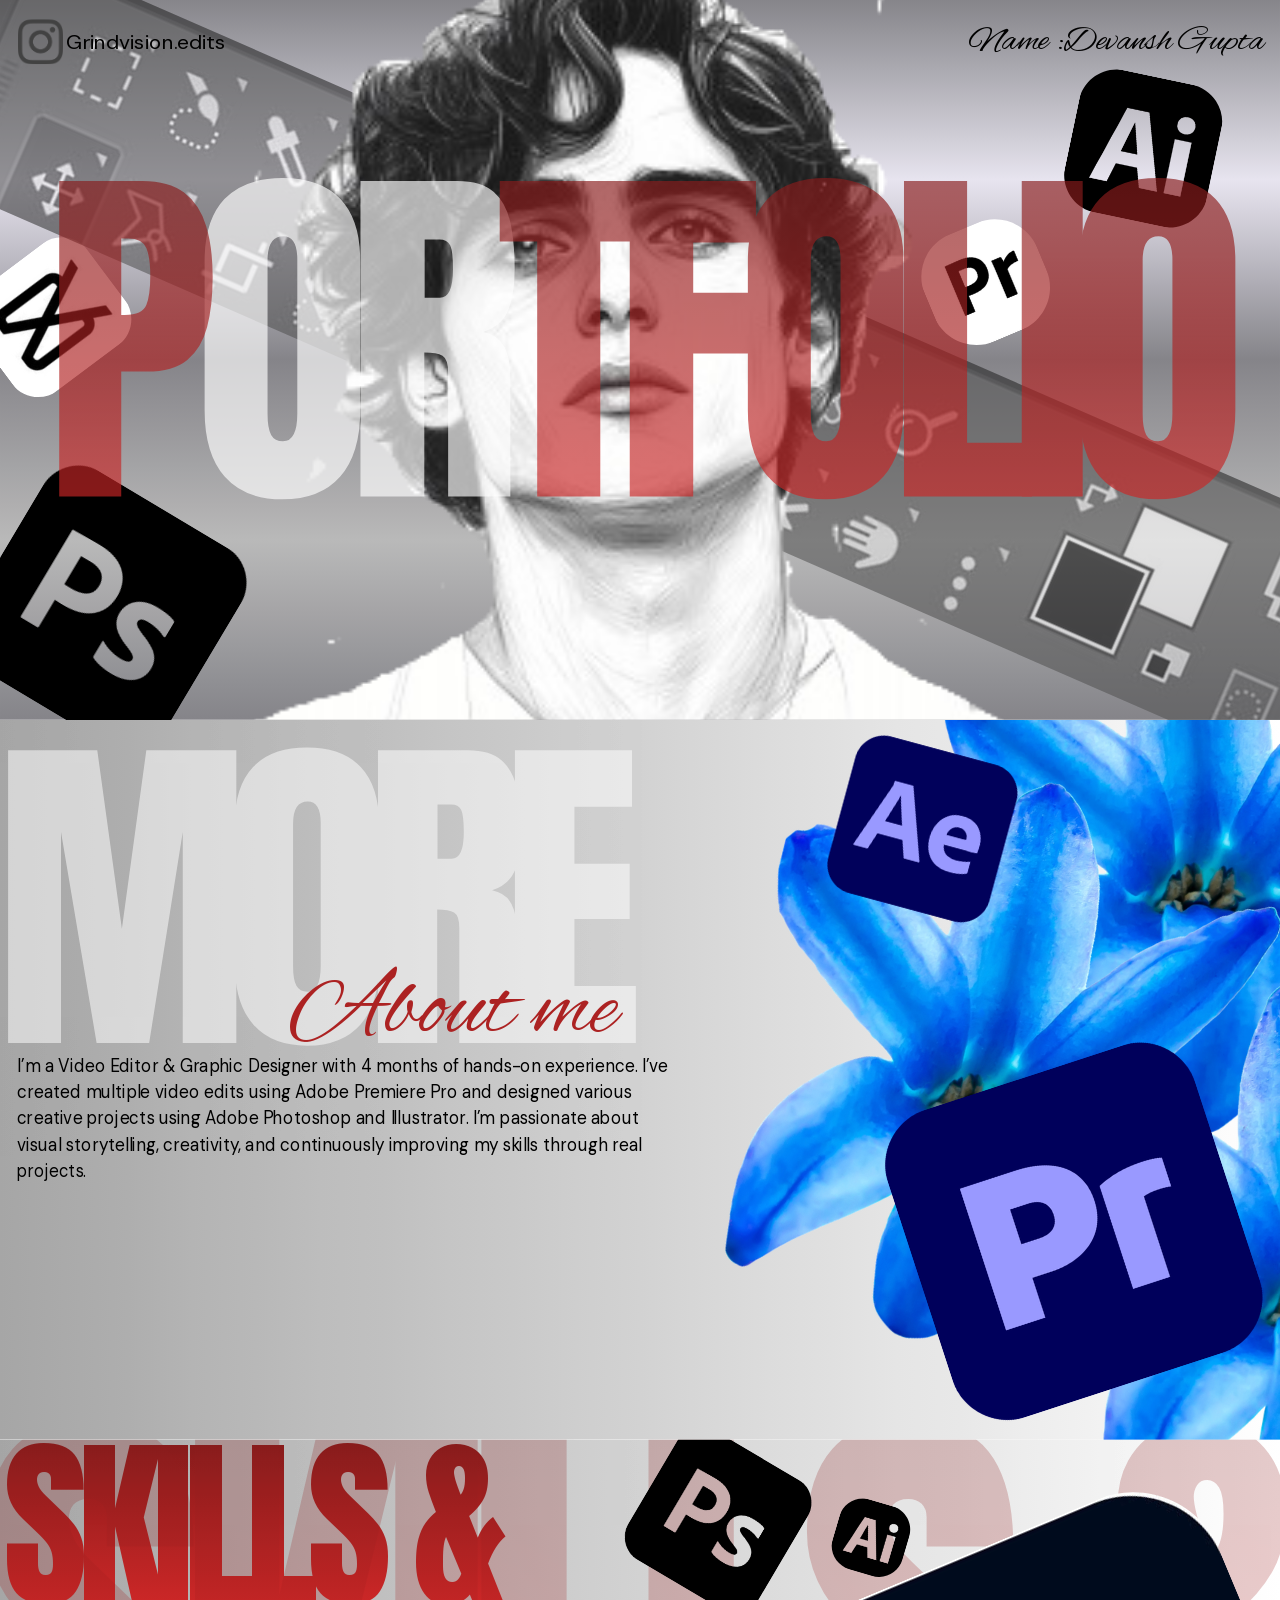
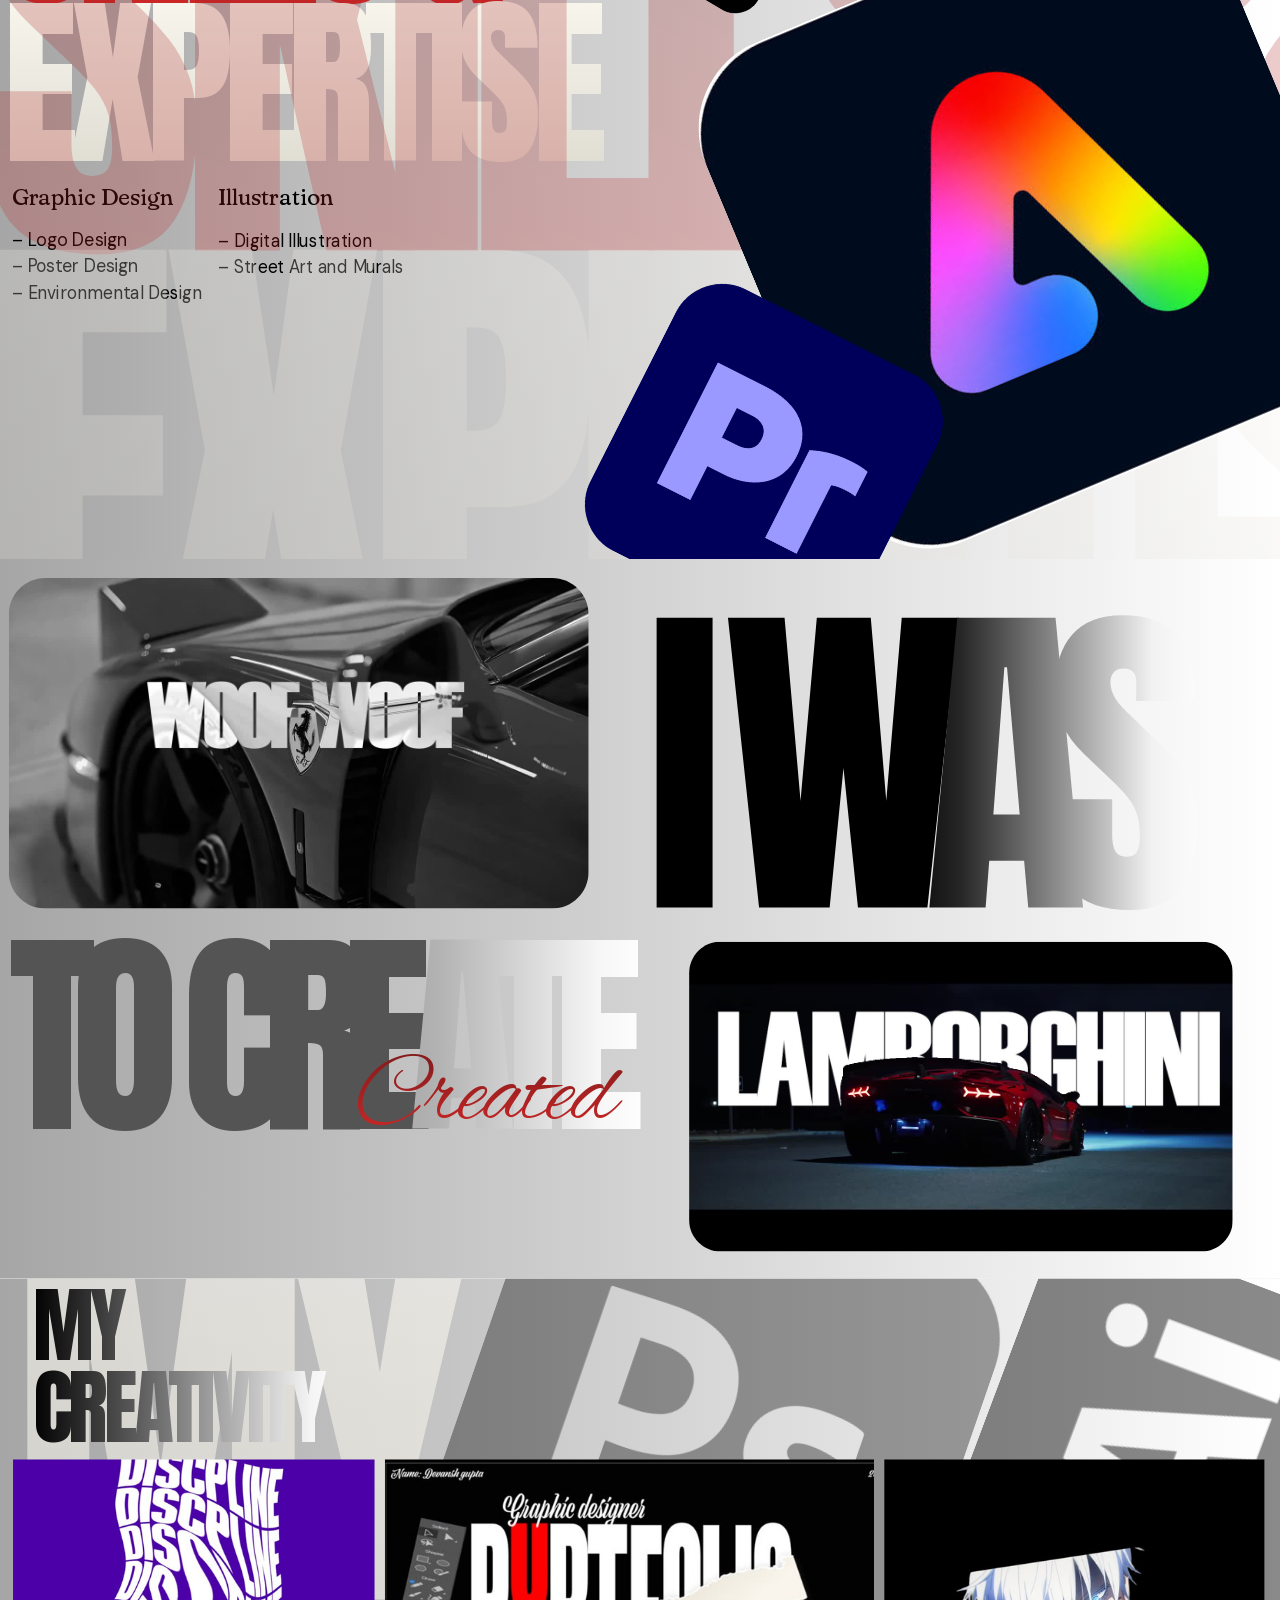
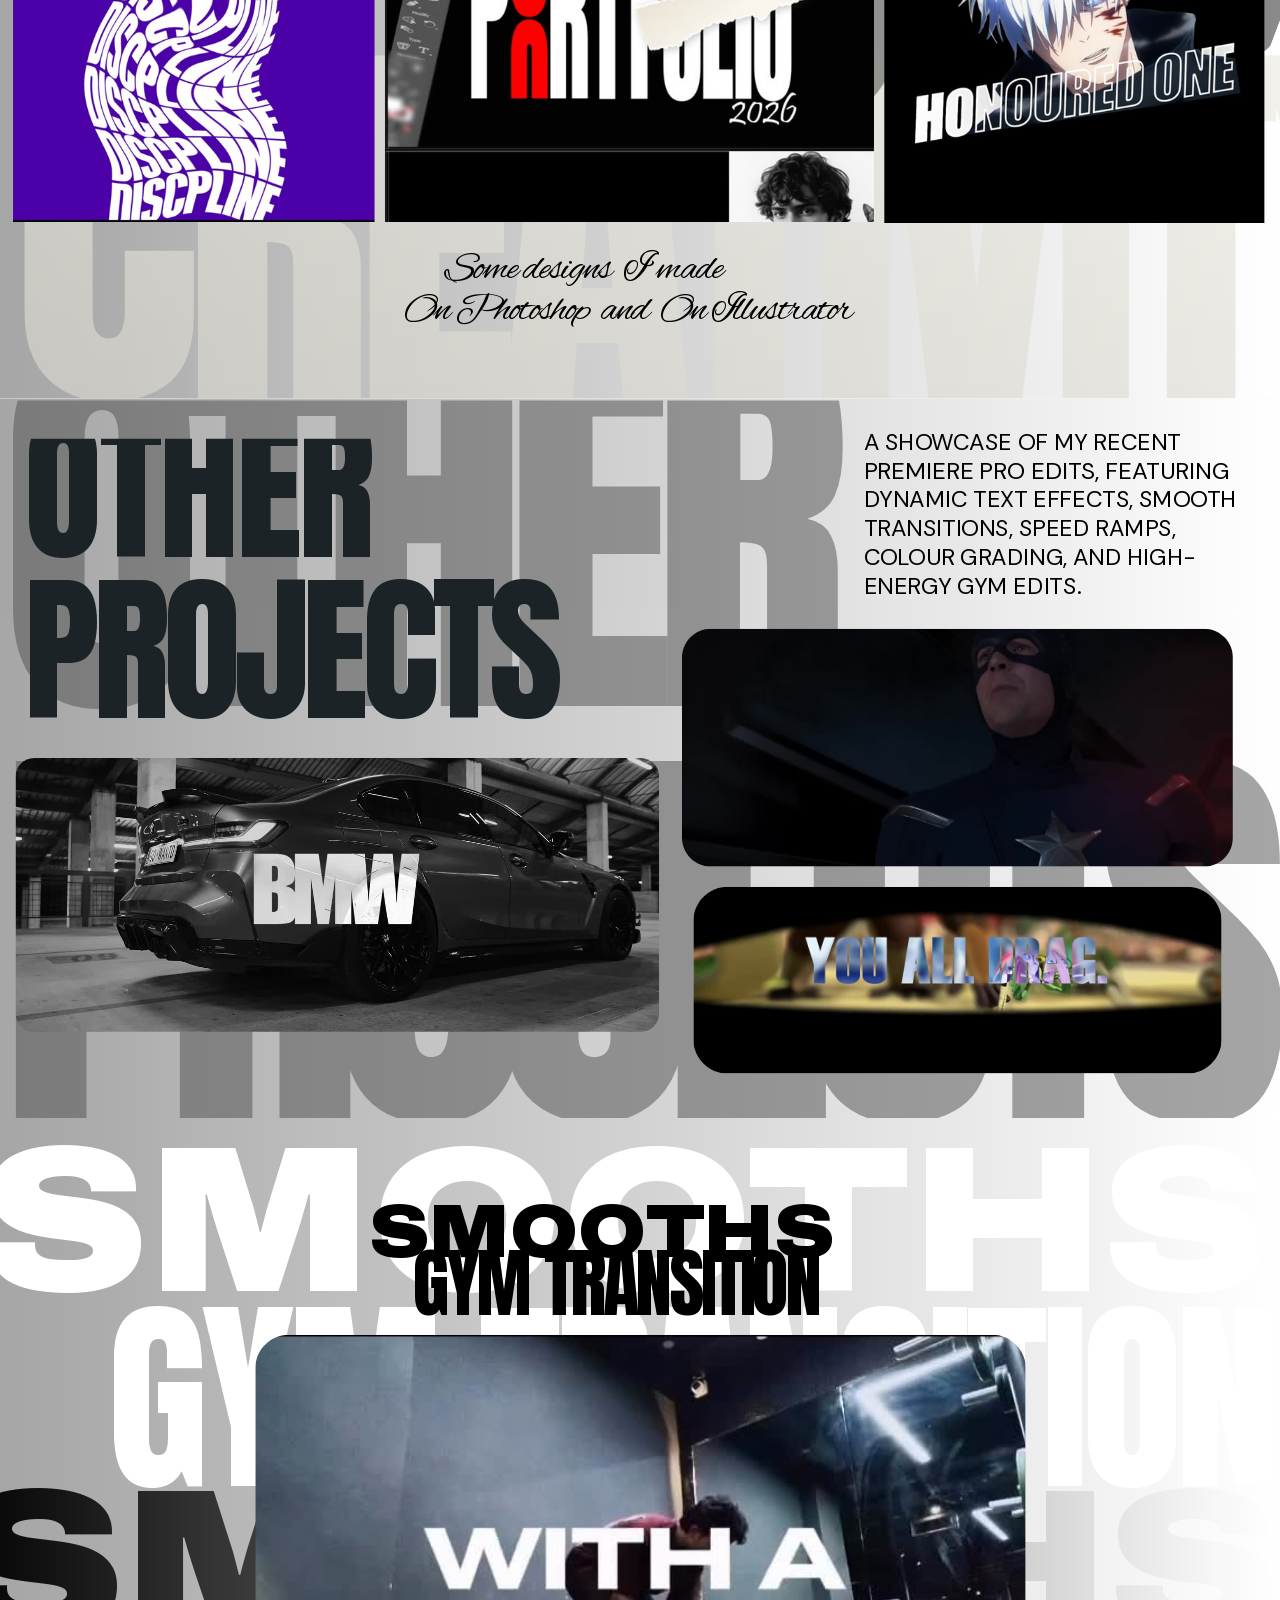
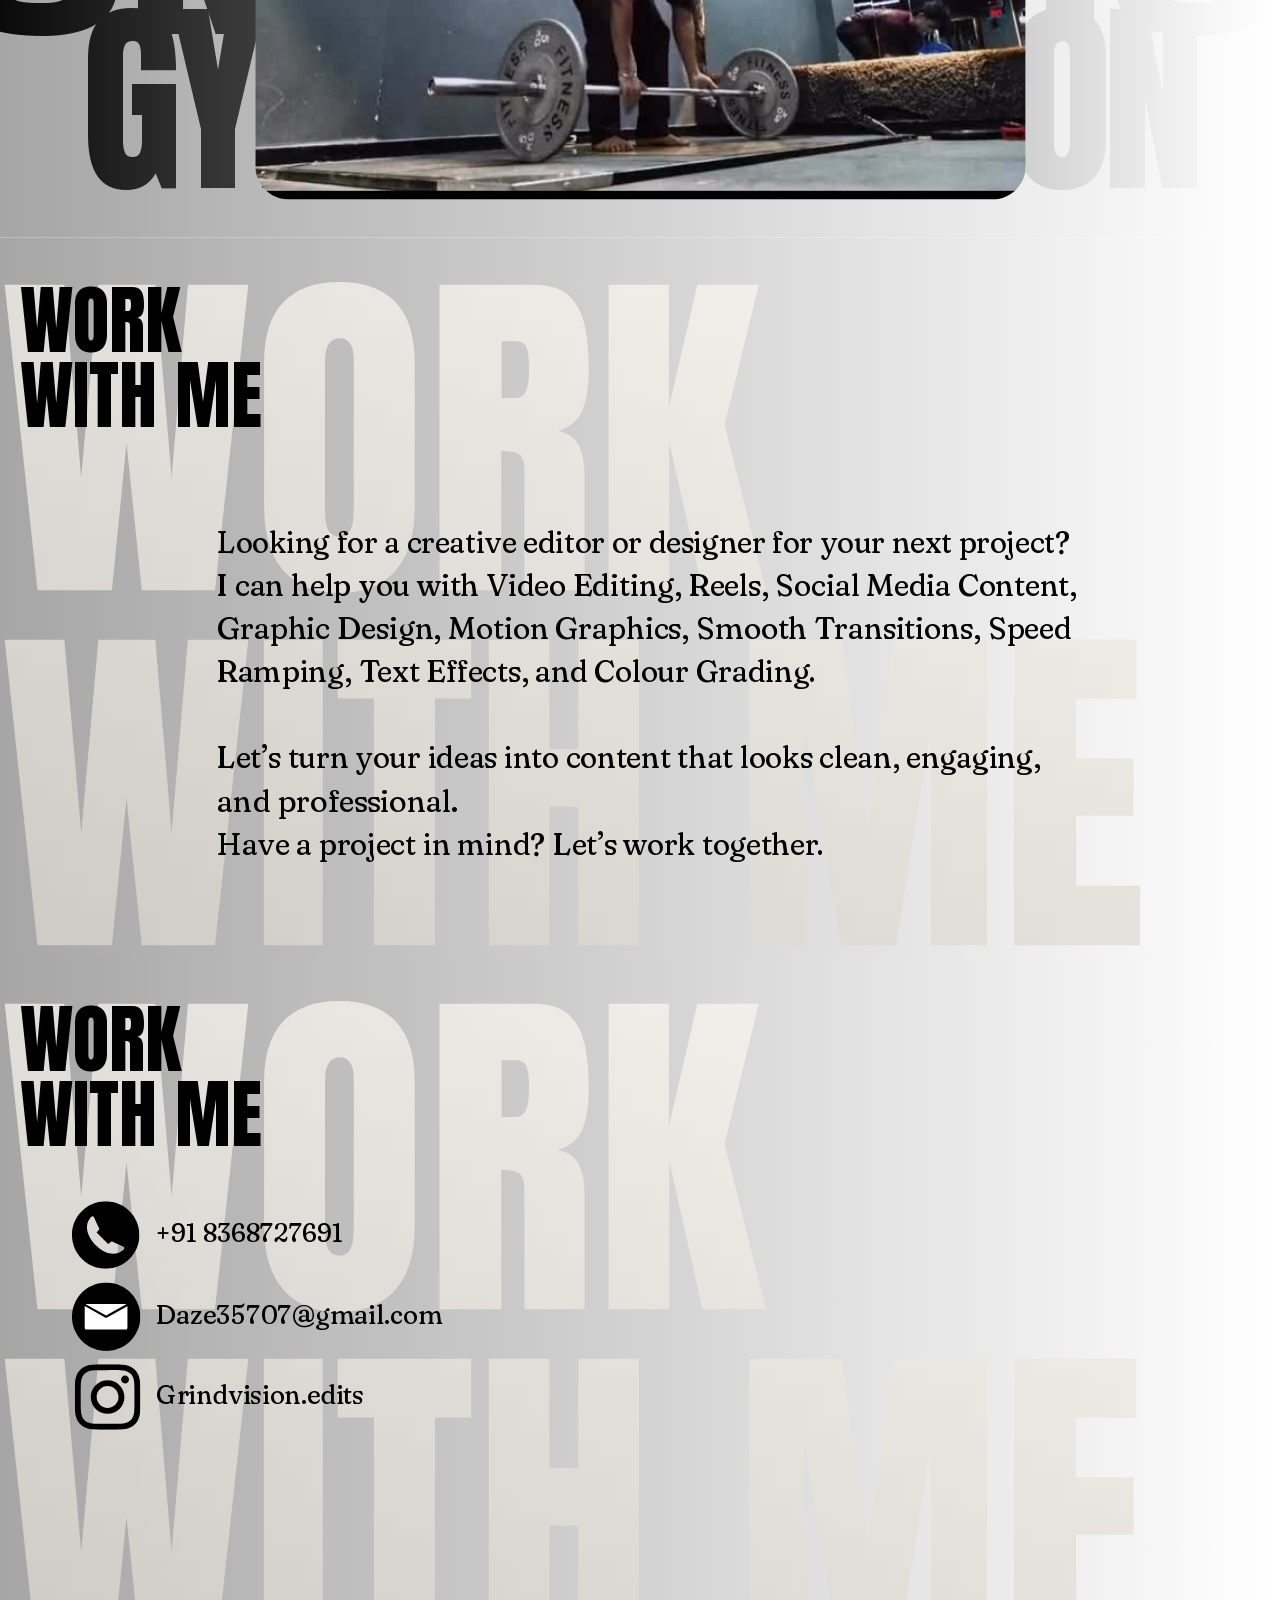
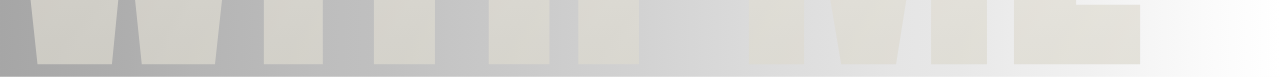
<file: pdf-recreation.html>
<!doctype html>
<html lang="en">
<head>
<meta charset="utf-8">
<meta name="viewport" content="width=device-width, initial-scale=1">
<title>Devansh Gupta — Portfolio (PDF recreation)</title>
<meta name="description" content="Portfolio of Devansh Gupta (Grindvision.edits): video edits in Premiere Pro, and graphic design in Photoshop and Illustrator.">
<link rel="icon" href="data:,">
<link rel="stylesheet" href="css/styles.css">
<link rel="stylesheet" href="css/video-player.css">
</head>
<body>
<!-- A faithful, static rebuild of the Canva PDF, generated from the PDF's own drawing
     order: positions, sizes, rotations and opacity match it exactly. -->
<main>
<h1 class="sr-only">Devansh Gupta — Video Editor &amp; Graphic Designer</h1>

<section id="home" class="page" style="--ratio: 1024.5 / 576">
<h2 class="sr-only">Portfolio</h2>
<svg class="sheet" viewBox="0 0 1024.5 576" xml:space="preserve" xmlns="http://www.w3.org/2000/svg" aria-labelledby="t-home"><title id="t-home">Portfolio</title><defs><linearGradient id="g1-1" gradientUnits="userSpaceOnUse" x1="512.2" y1="0.0" x2="512.2" y2="576.0"><stop offset="0.000" stop-color="#86858a"/><stop offset="0.050" stop-color="#99989e"/><stop offset="0.100" stop-color="#acabb2"/><stop offset="0.150" stop-color="#c0bec6"/><stop offset="0.200" stop-color="#d3d1da"/><stop offset="0.250" stop-color="#e7e4ef"/><stop offset="0.300" stop-color="#d4d1db"/><stop offset="0.350" stop-color="#c0bec7"/><stop offset="0.400" stop-color="#acaab2"/><stop offset="0.450" stop-color="#98979d"/><stop offset="0.500" stop-color="#858489"/><stop offset="0.550" stop-color="#908f93"/><stop offset="0.600" stop-color="#9a999c"/><stop offset="0.650" stop-color="#a4a4a6"/><stop offset="0.700" stop-color="#afaeaf"/><stop offset="0.750" stop-color="#b9b9b9"/><stop offset="0.800" stop-color="#afafb0"/><stop offset="0.850" stop-color="#a5a4a6"/><stop offset="0.900" stop-color="#9a9a9d"/><stop offset="0.950" stop-color="#8f8f93"/><stop offset="1.000" stop-color="#858489"/></linearGradient><clipPath id="c1-1"><path d="M869.96 49.99 L983.74 73.81 L959.92 187.59 L846.14 163.77 L869.96 49.99 Z"/></clipPath><clipPath id="c1-2"><path d="M863.66 80.09 L852.40 133.84 C848.93 150.46 859.58 166.76 876.20 170.24 L929.95 181.49 C946.58 184.97 962.87 174.31 966.35 157.69 L977.60 103.94 C979.28 95.96 977.71 87.64 973.24 80.81 C968.78 73.99 961.79 69.21 953.81 67.54 L900.05 56.29 C883.43 52.81 867.14 63.46 863.66 80.09 Z"/></clipPath><clipPath id="c1-3"><path d="M869.96 49.99 L984.48 73.96 L960.50 188.48 L845.99 164.51 L869.96 49.99 Z"/></clipPath><clipPath id="c1-4"><path d="M-35.46 247.00 L54.60 179.58 L115.28 260.63 L25.22 328.05 L-35.46 247.00 Z"/></clipPath><clipPath id="c1-5"><path d="M-19.73 268.01 L9.66 307.26 C18.34 318.87 34.80 321.23 46.40 312.55 L94.60 276.46 C106.21 267.78 108.57 251.32 99.88 239.72 L70.50 200.47 C61.81 188.86 45.36 186.50 33.76 195.18 L-14.45 231.27 C-26.05 239.96 -28.42 256.41 -19.73 268.01 Z"/></clipPath><clipPath id="c1-6"><path d="M-35.46 247.00 L55.20 179.13 L116.33 260.78 L25.67 328.65 L-35.46 247.00 Z"/></clipPath><clipPath id="c1-7"><path d="M726.08 201.88 L816.00 164.19 L851.95 249.97 L762.03 287.65 L726.08 201.88 Z"/></clipPath><clipPath id="c1-8"><path d="M740.29 235.78 L747.75 253.59 C755.60 272.31 777.13 281.12 795.85 273.28 L817.87 264.05 C836.59 256.20 845.41 234.67 837.56 215.95 L830.10 198.13 C822.25 179.42 800.72 170.60 782.00 178.45 L759.97 187.68 C741.26 195.52 732.44 217.06 740.29 235.78 Z"/></clipPath><clipPath id="c1-9"><path d="M51.17 360.41 L209.59 454.97 L115.02 613.40 L-43.40 518.83 L51.17 360.41 Z"/></clipPath><clipPath id="c1-10"><path d="M14.42 15.45 L50.42 15.45 L50.42 51.45 L14.42 51.45 Z" clip-rule="evenodd"/></clipPath><clipPath id="c1-11"><path d="M-72.97 135.52 L6.66 -46.59 L1118.52 439.57 L1038.89 621.67 L-72.97 135.52 Z"/></clipPath><clipPath id="c1-12"><path d="M149.01 0.00 L840.51 0.00 L840.51 576.00 L149.01 576.00 Z" clip-rule="evenodd"/></clipPath><linearGradient id="g1-2" gradientUnits="userSpaceOnUse" x1="512.3" y1="0.0" x2="512.3" y2="576.0"><stop offset="0.000" stop-color="#731919"/><stop offset="0.100" stop-color="#731919"/><stop offset="0.150" stop-color="#791a1a"/><stop offset="0.200" stop-color="#811b1b"/><stop offset="0.250" stop-color="#891c1c"/><stop offset="0.300" stop-color="#901e1e"/><stop offset="0.350" stop-color="#981f1f"/><stop offset="0.400" stop-color="#a02020"/><stop offset="0.450" stop-color="#a72121"/><stop offset="0.500" stop-color="#af2323"/><stop offset="0.550" stop-color="#b62424"/><stop offset="0.600" stop-color="#be2525"/><stop offset="0.650" stop-color="#c62626"/><stop offset="0.700" stop-color="#cd2727"/><stop offset="0.750" stop-color="#d52929"/><stop offset="0.800" stop-color="#dc2a2a"/><stop offset="0.850" stop-color="#e42b2b"/><stop offset="0.900" stop-color="#e52b2b"/><stop offset="1.000" stop-color="#e52b2b"/></linearGradient><linearGradient id="g1-3" gradientUnits="userSpaceOnUse" x1="512.3" y1="0.0" x2="512.3" y2="576.0"><stop offset="0.000" stop-color="#731919"/><stop offset="0.100" stop-color="#731919"/><stop offset="0.150" stop-color="#791a1a"/><stop offset="0.200" stop-color="#811b1b"/><stop offset="0.250" stop-color="#891c1c"/><stop offset="0.300" stop-color="#901e1e"/><stop offset="0.350" stop-color="#981f1f"/><stop offset="0.400" stop-color="#a02020"/><stop offset="0.450" stop-color="#a72121"/><stop offset="0.500" stop-color="#af2323"/><stop offset="0.550" stop-color="#b62424"/><stop offset="0.600" stop-color="#be2525"/><stop offset="0.650" stop-color="#c62626"/><stop offset="0.700" stop-color="#cd2727"/><stop offset="0.750" stop-color="#d52929"/><stop offset="0.800" stop-color="#dc2a2a"/><stop offset="0.850" stop-color="#e42b2b"/><stop offset="0.900" stop-color="#e52b2b"/><stop offset="1.000" stop-color="#e52b2b"/></linearGradient><clipPath id="c1-13"><path d="M774.72 15.36 L1013.52 15.36 L1013.52 51.60 L774.72 51.60 Z"/></clipPath><clipPath id="c1-14"><path d="M52.56 22.56 L181.20 22.56 L181.20 44.16 L52.56 44.16 Z"/></clipPath></defs><path d="M0.00 0.00 L1024.50 0.00 L1024.50 576.00 L0.00 576.00 Z" fill="#ffffff"/>
<path d="M0.00 0.00 L1024.50 0.00 L1024.50 576.00 L0.00 576.00 Z" fill="#ffffff"/>
<path d="M0 0 L1024.5 0 L1024.5 576 L0 576 Z" fill="url(#g1-1)"/>
<g aria-hidden="true"><g clip-path="url(#c1-3)"><g clip-path="url(#c1-2)"><g clip-path="url(#c1-1)"><image href="assets/img/icon-illustrator.png" width="205" height="205" preserveAspectRatio="none" transform="matrix(0.55463 0.11610 -0.11659 0.55512 870.00 50.00)"/></g></g></g></g>
<g aria-hidden="true"><g clip-path="url(#c1-6)"><g clip-path="url(#c1-5)"><g clip-path="url(#c1-4)"><image href="assets/img/icon-capcut.jpg" width="368" height="368" preserveAspectRatio="none" transform="matrix(0.45027 -0.33696 0.33723 0.45054 -103.00 232.60)"/></g></g></g></g>
<g aria-hidden="true"><g clip-path="url(#c1-8)"><g clip-path="url(#c1-7)"><image href="assets/img/icon-premiere-light.png" width="308" height="308" preserveAspectRatio="none" transform="matrix(0.48052 -0.20162 0.20130 0.48052 683.60 181.90)"/></g></g></g>
<g aria-hidden="true"><g clip-path="url(#c1-9)"><image href="assets/img/icon-photoshop.png" width="308" height="308" preserveAspectRatio="none" transform="matrix(0.51429 0.30714 -0.30714 0.51429 51.20 360.40)"/></g></g>
<g aria-hidden="true"><g clip-path="url(#c1-10)"><image href="assets/img/icon-instagram.png" width="101" height="101" preserveAspectRatio="none" transform="matrix(0.35644 0.00000 0.00000 0.35644 14.40 15.40)"/></g></g>
<g aria-hidden="true"><g clip-path="url(#c1-11)"><image href="assets/img/photoshop-toolbar.jpg" width="736" height="2028" preserveAspectRatio="none" transform="matrix(0.28302 -0.64701 0.64655 0.28269 -289.00 229.20)" opacity="0.58"/></g></g>
<g role="img" aria-label="Sketch portrait of Devansh Gupta"><g clip-path="url(#c1-12)"><image href="assets/img/portrait.png" width="310" height="304" preserveAspectRatio="none" transform="matrix(2.44355 0.00000 0.00000 2.44243 116.10 -83.50)"/></g></g>
<text class="ff-anton" x="154.6" y="397.4" font-size="293.88" fill="#ffffff" opacity="0.66" textLength="262.8" lengthAdjust="spacing">OR</text>
<text class="ff-anton" x="36.2" y="397.4" font-size="293.88" fill="url(#g1-2)" opacity="0.66" textLength="138.7" lengthAdjust="spacing">P</text>
<text class="ff-anton" x="397.1" y="397.4" font-size="293.88" fill="url(#g1-3)" opacity="0.66" textLength="601.2" lengthAdjust="spacing">TFOLIO</text>
<g clip-path="url(#c1-13)"><text class="ff-script" x="775.1" y="39.1" font-size="28.78" fill="#000000" textLength="236.4" lengthAdjust="spacing">Name :Devansh Gupta</text></g>
<g clip-path="url(#c1-14)"><text class="ff-sans" x="53.2" y="39.1" font-size="15.63" fill="#000000" textLength="127.5" lengthAdjust="spacingAndGlyphs">Grindvision.edits</text></g>
<a href="https://www.instagram.com/grindvision.edits/" target="_blank" rel="noopener noreferrer" aria-label="Instagram: Grindvision.edits"><rect class="hit" x="12" y="14" width="175" height="40" rx="8"/></a></svg>
</section>

<section id="about" class="page" style="--ratio: 1024.5 / 1152">
<h2 class="sr-only">About me, skills and expertise</h2>
<svg class="sheet" viewBox="0 0 1024.5 1152" xml:space="preserve" xmlns="http://www.w3.org/2000/svg" aria-labelledby="t-about"><title id="t-about">About me, skills and expertise</title><defs><clipPath id="c2-1"><path d="M0.00 0.00 L1024.50 0.00 L1024.50 576.00 L0.00 576.00 Z" clip-rule="evenodd"/></clipPath><clipPath id="c2-2"><path d="M0.00 576.00 L1024.50 576.00 L1024.50 0.00 L0.00 0.00 Z"/></clipPath><linearGradient id="g2-1" gradientUnits="userSpaceOnUse" x1="0.0" y1="288.0" x2="1024.5" y2="288.0"><stop offset="0.000" stop-color="#a6a6a6"/><stop offset="0.050" stop-color="#aaaaaa"/><stop offset="0.100" stop-color="#aeaeae"/><stop offset="0.150" stop-color="#b4b4b4"/><stop offset="0.200" stop-color="#b8b8b8"/><stop offset="0.250" stop-color="#bdbdbd"/><stop offset="0.300" stop-color="#c0c0c0"/><stop offset="0.350" stop-color="#c5c5c5"/><stop offset="0.400" stop-color="#c9c9c9"/><stop offset="0.450" stop-color="#cecece"/><stop offset="0.500" stop-color="#d2d2d2"/><stop offset="0.550" stop-color="#d7d7d7"/><stop offset="0.600" stop-color="#dcdcdc"/><stop offset="0.650" stop-color="#e0e0e0"/><stop offset="0.700" stop-color="#e5e5e5"/><stop offset="0.750" stop-color="#e8e8e8"/><stop offset="0.800" stop-color="#ededed"/><stop offset="0.850" stop-color="#f1f1f1"/><stop offset="0.900" stop-color="#f6f6f6"/><stop offset="0.950" stop-color="#fbfbfb"/><stop offset="1.000" stop-color="#ffffff"/></linearGradient><clipPath id="c2-3"><path d="M754.98 0.00 L1024.50 0.00 L1024.50 333.31 L754.98 333.31 Z" clip-rule="evenodd"/></clipPath><clipPath id="c2-4"><path d="M13.68 266.16 L535.20 266.16 L535.20 369.84 L13.68 369.84 Z"/></clipPath><clipPath id="c2-5"><path d="M0.00 0.00 L513.36 0.00 L513.36 348.72 L0.00 348.72 Z"/></clipPath><clipPath id="c2-6"><path d="M657.39 -4.02 L1079.55 118.20 L951.50 560.54 L529.33 438.32 L657.39 -4.02 Z"/></clipPath><clipPath id="c2-7"><path d="M662.31 -3.23 L849.12 47.19 L813.94 177.53 L627.13 127.11 L662.31 -3.23 Z"/></clipPath><clipPath id="c2-8"><path d="M844.78 203.14 L1024.50 203.14 L1024.50 576.00 L844.78 576.00 Z" clip-rule="evenodd"/></clipPath><clipPath id="c2-9"><path d="M696.37 326.38 L942.35 246.09 L1022.64 492.06 L776.66 572.35 L696.37 326.38 Z"/></clipPath><linearGradient id="g2-2" gradientUnits="userSpaceOnUse" x1="81.1" y1="233.6" x2="649.0" y2="233.6"><stop offset="0.000" stop-color="#ac2222" stop-opacity="1.00"/><stop offset="0.050" stop-color="#ac2222"/><stop offset="0.950" stop-color="#ac2222"/><stop offset="1.000" stop-color="#ac2121" stop-opacity="0.42"/></linearGradient><clipPath id="c2-10"><path d="M81.13 45.81 L648.94 45.81 L648.94 421.67 L81.13 421.67 Z" clip-rule="evenodd"/></clipPath><clipPath id="c2-11"><path d="M81.12 45.60 L648.96 45.60 L648.96 421.68 L81.12 421.68 Z"/></clipPath><clipPath id="c2-12"><path d="M0.00 576.00 L1024.50 576.00 L1024.50 1152.00 L0.00 1152.00 Z" clip-rule="evenodd"/></clipPath><clipPath id="c2-13"><path d="M0.00 1152.00 L1024.50 1152.00 L1024.50 576.00 L0.00 576.00 Z"/></clipPath><linearGradient id="g2-3" gradientUnits="userSpaceOnUse" x1="0.0" y1="864.0" x2="1024.5" y2="864.0"><stop offset="0.000" stop-color="#a6a6a6"/><stop offset="0.050" stop-color="#aaaaaa"/><stop offset="0.100" stop-color="#aeaeae"/><stop offset="0.150" stop-color="#b4b4b4"/><stop offset="0.200" stop-color="#b8b8b8"/><stop offset="0.250" stop-color="#bdbdbd"/><stop offset="0.300" stop-color="#c0c0c0"/><stop offset="0.350" stop-color="#c5c5c5"/><stop offset="0.400" stop-color="#c9c9c9"/><stop offset="0.450" stop-color="#cecece"/><stop offset="0.500" stop-color="#d2d2d2"/><stop offset="0.550" stop-color="#d7d7d7"/><stop offset="0.600" stop-color="#dcdcdc"/><stop offset="0.650" stop-color="#e0e0e0"/><stop offset="0.700" stop-color="#e5e5e5"/><stop offset="0.750" stop-color="#e8e8e8"/><stop offset="0.800" stop-color="#ededed"/><stop offset="0.850" stop-color="#f1f1f1"/><stop offset="0.900" stop-color="#f6f6f6"/><stop offset="0.950" stop-color="#fbfbfb"/><stop offset="1.000" stop-color="#ffffff"/></linearGradient><linearGradient id="g2-4" gradientUnits="userSpaceOnUse" x1="400.0" y1="575.9" x2="400.0" y2="1131.9"><stop offset="0.000" stop-color="#861c1c"/><stop offset="0.050" stop-color="#951e1e"/><stop offset="0.100" stop-color="#a42020"/><stop offset="0.150" stop-color="#b22323"/><stop offset="0.200" stop-color="#c12525"/><stop offset="0.250" stop-color="#d02828"/><stop offset="0.300" stop-color="#de2a2a"/><stop offset="0.350" stop-color="#e52b2b"/><stop offset="0.800" stop-color="#e52b2b"/><stop offset="0.850" stop-color="#e52b2b" stop-opacity="0.60"/><stop offset="1.000" stop-color="#e52b2b" stop-opacity="0.60"/></linearGradient><clipPath id="c2-14"><path d="M0.00 576.00 L799.21 576.00 L799.21 1131.37 L0.00 1131.37 Z" clip-rule="evenodd"/></clipPath><linearGradient id="g2-5" gradientUnits="userSpaceOnUse" x1="400.0" y1="575.9" x2="400.0" y2="1131.9"><stop offset="0.000" stop-color="#fffcf5"/><stop offset="0.150" stop-color="#fffcf5"/><stop offset="0.200" stop-color="#fbf8f0"/><stop offset="0.250" stop-color="#f6f3eb"/><stop offset="0.300" stop-color="#f1eee6"/><stop offset="0.350" stop-color="#ece9e0"/><stop offset="0.400" stop-color="#e7e4db"/><stop offset="0.450" stop-color="#e2dfd5"/><stop offset="0.500" stop-color="#dddad0"/><stop offset="0.550" stop-color="#d8d5ca"/><stop offset="1.000" stop-color="#d8d5ca"/></linearGradient><clipPath id="c2-15"><path d="M174.72 855.12 L267.36 855.12 L267.36 872.88 L174.72 872.88 Z"/></clipPath><linearGradient id="g2-6" gradientUnits="userSpaceOnUse" x1="512.3" y1="576.0" x2="512.3" y2="1152.0"><stop offset="0.000" stop-color="#8b1d1d"/><stop offset="0.050" stop-color="#911e1e"/><stop offset="0.100" stop-color="#961e1e"/><stop offset="0.150" stop-color="#9c1f1f"/><stop offset="0.200" stop-color="#a12020"/><stop offset="0.250" stop-color="#a82222"/><stop offset="0.300" stop-color="#ad2222"/><stop offset="0.350" stop-color="#b22323"/><stop offset="0.400" stop-color="#b92424"/><stop offset="0.450" stop-color="#be2525"/><stop offset="0.500" stop-color="#c32626"/><stop offset="0.550" stop-color="#c92626"/><stop offset="0.600" stop-color="#cf2828"/><stop offset="0.650" stop-color="#d42828"/><stop offset="0.700" stop-color="#da2929"/><stop offset="0.750" stop-color="#df2a2a"/><stop offset="0.800" stop-color="#e52b2b"/><stop offset="1.000" stop-color="#e52b2b"/></linearGradient><clipPath id="c2-16"><path d="M-0.24 575.76 L1024.80 575.76 L1024.80 1152.24 L-0.24 1152.24 Z" clip-rule="evenodd"/></clipPath><clipPath id="c2-17"><path d="M0.00 576.00 L1024.56 576.00 L1024.56 1152.00 L0.00 1152.00 Z"/></clipPath><linearGradient id="g2-7" gradientUnits="userSpaceOnUse" x1="512.3" y1="576.0" x2="512.3" y2="1152.0"><stop offset="0.000" stop-color="#fffcf5"/><stop offset="0.350" stop-color="#fffcf5"/><stop offset="0.400" stop-color="#fefbf4"/><stop offset="0.450" stop-color="#fcf9f2"/><stop offset="0.500" stop-color="#faf7f0"/><stop offset="0.550" stop-color="#f8f5ed"/><stop offset="0.600" stop-color="#f7f4ec"/><stop offset="0.650" stop-color="#f5f2ea"/><stop offset="0.700" stop-color="#f3f0e7"/><stop offset="0.750" stop-color="#f0ede5"/><stop offset="0.800" stop-color="#efece3"/><stop offset="0.850" stop-color="#edeae1"/><stop offset="0.900" stop-color="#ebe8df"/><stop offset="0.950" stop-color="#e9e6dd"/><stop offset="1.000" stop-color="#e7e4db"/></linearGradient><clipPath id="c2-18"><path d="M677.43 618.36 L733.54 634.90 L717.00 691.01 L660.89 674.47 L677.43 618.36 Z"/></clipPath><clipPath id="c2-19"><path d="M671.91 637.06 L666.48 655.49 C663.44 665.82 669.34 676.66 679.67 679.70 L698.10 685.14 C708.43 688.18 719.27 682.28 722.32 671.95 L727.75 653.52 C729.21 648.56 728.64 643.22 726.17 638.68 C723.70 634.14 719.52 630.77 714.56 629.30 L696.13 623.87 C685.80 620.83 674.96 626.73 671.91 637.06 Z"/></clipPath><clipPath id="c2-20"><path d="M553.50 557.50 L657.48 618.89 L596.08 722.87 L492.11 661.48 L553.50 557.50 Z"/></clipPath><clipPath id="c2-21"><path d="M536.06 767.10 L947.04 595.15 L1114.06 994.37 L703.08 1166.32 L536.06 767.10 Z"/></clipPath><clipPath id="c2-22"><path d="M565.01 836.28 L674.23 1097.35 C690.22 1135.56 734.15 1153.58 772.36 1137.59 L1045.14 1023.48 C1083.35 1007.49 1101.37 963.55 1085.38 925.34 L976.16 664.27 C960.17 626.06 916.23 608.04 878.02 624.03 L605.25 738.15 C567.04 754.14 549.02 798.07 565.01 836.28 Z"/></clipPath><clipPath id="c2-23"><path d="M536.06 767.10 L947.73 594.86 L1115.04 994.78 L703.37 1167.01 L536.06 767.10 Z"/></clipPath><clipPath id="c2-24"><path d="M559.65 917.07 L769.15 1022.99 L663.23 1232.49 L453.74 1126.57 L559.65 917.07 Z"/></clipPath></defs><g clip-path="url(#c2-2)"><g clip-path="url(#c2-1)"><path d="M0.00 0.00 L1024.50 0.00 L1024.50 576.00 L0.00 576.00 Z" fill="#ffffff"/></g></g>
<g clip-path="url(#c2-2)"><g clip-path="url(#c2-1)"><path d="M0.00 0.00 L1024.50 0.00 L1024.50 576.00 L0.00 576.00 Z" fill="#ffffff"/></g></g>
<g clip-path="url(#c2-2)"><g clip-path="url(#c2-1)"><path d="M0 0 L1024.5 0 L1024.5 576 L0 576 Z" fill="url(#g2-1)"/></g></g>
<g aria-hidden="true"><g clip-path="url(#c2-2)"><g clip-path="url(#c2-3)"><image href="assets/img/flower-blue.png" width="726" height="761" preserveAspectRatio="none" transform="matrix(0.60537 0.00000 0.00000 0.60512 755.00 -127.20)"/></g></g></g>
<g clip-path="url(#c2-2)"><g clip-path="url(#c2-1)"><g clip-path="url(#c2-4)"><text class="ff-sans" x="13.9" y="281.5" font-size="15.09" fill="#000000" textLength="521" lengthAdjust="spacingAndGlyphs">I’m a Video Editor &amp; Graphic Designer with 4 months of hands-on experience. I’ve</text></g></g></g>
<g clip-path="url(#c2-2)"><g clip-path="url(#c2-1)"><g clip-path="url(#c2-4)"><text class="ff-sans" x="13.9" y="302.6" font-size="15.09" fill="#000000" textLength="492.4" lengthAdjust="spacingAndGlyphs">created multiple video edits using Adobe Premiere Pro and designed various</text></g></g></g>
<g clip-path="url(#c2-2)"><g clip-path="url(#c2-1)"><g clip-path="url(#c2-4)"><text class="ff-sans" x="13.9" y="323.7" font-size="15.09" fill="#000000" textLength="497.8" lengthAdjust="spacingAndGlyphs">creative projects using Adobe Photoshop and Illustrator. I’m passionate about</text></g></g></g>
<g clip-path="url(#c2-2)"><g clip-path="url(#c2-1)"><g clip-path="url(#c2-4)"><text class="ff-sans" x="13.9" y="344.8" font-size="15.09" fill="#000000" textLength="499.5" lengthAdjust="spacingAndGlyphs">visual storytelling, creativity, and continuously improving my skills through real</text></g></g></g>
<g clip-path="url(#c2-2)"><g clip-path="url(#c2-1)"><g clip-path="url(#c2-4)"><text class="ff-sans" x="13.9" y="366" font-size="15.09" fill="#000000" textLength="55" lengthAdjust="spacingAndGlyphs">projects.</text></g></g></g>
<g clip-path="url(#c2-2)"><g clip-path="url(#c2-1)"><g clip-path="url(#c2-5)"><text class="ff-anton" x="-3.9" y="258.5" font-size="272.65" fill="#ffffff" opacity="0.52" textLength="517.7" lengthAdjust="spacing">MORE</text></g></g></g>
<g aria-hidden="true"><g clip-path="url(#c2-2)"><g clip-path="url(#c2-1)"><g clip-path="url(#c2-6)"><image href="assets/img/flower-blue.png" width="726" height="761" preserveAspectRatio="none" transform="matrix(0.58154 0.16832 -0.16833 0.58121 657.40 -4.00)"/></g></g></g></g>
<g aria-hidden="true"><g clip-path="url(#c2-2)"><g clip-path="url(#c2-1)"><g clip-path="url(#c2-7)"><image href="assets/img/icon-after-effects.png" width="768" height="432" preserveAspectRatio="none" transform="matrix(0.30260 0.08164 -0.08148 0.30162 639.70 -9.30)"/></g></g></g></g>
<g aria-hidden="true"><g clip-path="url(#c2-2)"><g clip-path="url(#c2-8)"><image href="assets/img/flower-blue.png" width="726" height="761" preserveAspectRatio="none" transform="matrix(0.60537 0.00000 0.00000 0.60512 844.80 203.10)"/></g></g></g>
<g aria-hidden="true"><g clip-path="url(#c2-2)"><g clip-path="url(#c2-1)"><g clip-path="url(#c2-9)"><image href="assets/img/icon-premiere.png" width="512" height="512" preserveAspectRatio="none" transform="matrix(0.48027 -0.15684 0.15684 0.48047 696.40 326.40)"/></g></g></g></g>
<g clip-path="url(#c2-2)"><g clip-path="url(#c2-1)"><g clip-path="url(#c2-11)"><g clip-path="url(#c2-10)"><text class="ff-script" x="231.9" y="248.8" font-size="75.32" fill="url(#g2-2)" textLength="261.7" lengthAdjust="spacing">About me</text></g></g></g></g>
<g clip-path="url(#c2-13)"><g clip-path="url(#c2-12)"><path d="M0.00 576.00 L1024.50 576.00 L1024.50 1152.00 L0.00 1152.00 Z" fill="#ffffff"/></g></g>
<g clip-path="url(#c2-13)"><g clip-path="url(#c2-12)"><path d="M0.00 576.00 L1024.50 576.00 L1024.50 1152.00 L0.00 1152.00 Z" fill="#ffffff"/></g></g>
<g clip-path="url(#c2-13)"><g clip-path="url(#c2-12)"><path d="M0 576 L1024.5 576 L1024.5 1152 L0 1152 Z" fill="url(#g2-3)"/></g></g>
<g clip-path="url(#c2-13)"><g clip-path="url(#c2-14)"><text class="ff-anton" x="2.7" y="706.9" font-size="146.87" fill="url(#g2-4)" textLength="403.6" lengthAdjust="spacing">SKILLS &amp;</text></g></g>
<g clip-path="url(#c2-13)"><g clip-path="url(#c2-14)"><text class="ff-anton" x="2.7" y="832.9" font-size="146.87" fill="url(#g2-5)" textLength="483" lengthAdjust="spacing">EXPERTISE</text></g></g>
<g clip-path="url(#c2-13)"><g clip-path="url(#c2-12)"><text class="ff-serif" x="9.4" y="868.8" font-size="18.73" fill="#000000" textLength="128.9" lengthAdjust="spacingAndGlyphs">Graphic Design</text></g></g>
<g clip-path="url(#c2-13)"><g clip-path="url(#c2-12)"><text class="ff-sans" x="9.4" y="901.3" font-size="15" fill="#000000" textLength="9" lengthAdjust="spacingAndGlyphs">–</text></g></g>
<g clip-path="url(#c2-13)"><g clip-path="url(#c2-12)"><text class="ff-sans" x="18.4" y="901.3" font-size="15" fill="#000000" textLength="83.9" lengthAdjust="spacingAndGlyphs"> Logo Design</text></g></g>
<g clip-path="url(#c2-13)"><g clip-path="url(#c2-12)"><text class="ff-sans" x="9.4" y="922.3" font-size="15" fill="#000000" textLength="9" lengthAdjust="spacingAndGlyphs">–</text></g></g>
<g clip-path="url(#c2-13)"><g clip-path="url(#c2-12)"><text class="ff-sans" x="18.4" y="922.3" font-size="15" fill="#000000" textLength="92.5" lengthAdjust="spacingAndGlyphs"> Poster Design</text></g></g>
<g clip-path="url(#c2-13)"><g clip-path="url(#c2-12)"><text class="ff-sans" x="9.4" y="943.3" font-size="15" fill="#000000" textLength="9" lengthAdjust="spacingAndGlyphs">–</text></g></g>
<g clip-path="url(#c2-13)"><g clip-path="url(#c2-12)"><text class="ff-sans" x="18.4" y="943.3" font-size="15" fill="#000000" textLength="143.8" lengthAdjust="spacingAndGlyphs"> Environmental Design</text></g></g>
<g clip-path="url(#c2-13)"><g clip-path="url(#c2-12)"><g clip-path="url(#c2-15)"><text class="ff-serif" x="174.7" y="868.7" font-size="18.73" fill="#000000" textLength="92.1" lengthAdjust="spacingAndGlyphs">Illustration</text></g></g></g>
<g clip-path="url(#c2-13)"><g clip-path="url(#c2-12)"><text class="ff-sans" x="174.7" y="901.8" font-size="15" fill="#000000" textLength="9" lengthAdjust="spacingAndGlyphs">–</text></g></g>
<g clip-path="url(#c2-13)"><g clip-path="url(#c2-12)"><text class="ff-sans" x="183.7" y="901.8" font-size="15" fill="#000000" textLength="113.9" lengthAdjust="spacingAndGlyphs"> Digital Illustration</text></g></g>
<g clip-path="url(#c2-13)"><g clip-path="url(#c2-12)"><text class="ff-sans" x="174.7" y="922.8" font-size="15" fill="#000000" textLength="9" lengthAdjust="spacingAndGlyphs">–</text></g></g>
<g clip-path="url(#c2-13)"><g clip-path="url(#c2-12)"><text class="ff-sans" x="183.7" y="922.8" font-size="15" fill="#000000" textLength="139.1" lengthAdjust="spacingAndGlyphs"> Street Art and Murals</text></g></g>
<g clip-path="url(#c2-13)"><g clip-path="url(#c2-12)"><g clip-path="url(#c2-17)"><g clip-path="url(#c2-16)"><text class="ff-anton" x="-18.4" y="904.9" font-size="397.02" fill="url(#g2-6)" opacity="0.23" textLength="1091" lengthAdjust="spacing">SKILLS &amp;</text></g></g></g></g>
<g clip-path="url(#c2-13)"><g clip-path="url(#c2-12)"><g clip-path="url(#c2-17)"><g clip-path="url(#c2-16)"><text class="ff-anton" x="-18.4" y="1245.5" font-size="397.02" fill="url(#g2-7)" opacity="0.23" textLength="1165.2" lengthAdjust="spacing">EXPERTIS</text></g></g></g></g>
<g aria-hidden="true"><g clip-path="url(#c2-13)"><g clip-path="url(#c2-12)"><g clip-path="url(#c2-19)"><g clip-path="url(#c2-18)"><image href="assets/img/icon-illustrator.png" width="128" height="128" preserveAspectRatio="none" transform="matrix(0.43828 0.12891 -0.12891 0.43828 677.40 618.40)"/></g></g></g></g></g>
<g aria-hidden="true"><g clip-path="url(#c2-13)"><g clip-path="url(#c2-12)"><g clip-path="url(#c2-20)"><image href="assets/img/icon-photoshop.png" width="256" height="256" preserveAspectRatio="none" transform="matrix(0.40625 0.23984 -0.23984 0.40625 553.50 557.50)"/></g></g></g></g>
<g aria-hidden="true"><g clip-path="url(#c2-13)"><g clip-path="url(#c2-12)"><g clip-path="url(#c2-23)"><g clip-path="url(#c2-22)"><g clip-path="url(#c2-21)"><image href="assets/img/icon-adobe-express.jpg" width="562" height="546" preserveAspectRatio="none" transform="matrix(0.73114 -0.30587 0.30586 0.73114 536.10 767.10)"/></g></g></g></g></g></g>
<g aria-hidden="true"><g clip-path="url(#c2-13)"><g clip-path="url(#c2-12)"><g clip-path="url(#c2-24)"><image href="assets/img/icon-premiere.png" width="512" height="512" preserveAspectRatio="none" transform="matrix(0.40898 0.20684 -0.20703 0.40918 559.70 917.10)"/></g></g></g></g></svg>
</section>

<section id="work" class="page" style="--ratio: 1024.5 / 1728">
<h2 class="sr-only">My work</h2>
<svg class="sheet" viewBox="0 0 1024.5 1728" xml:space="preserve" xmlns="http://www.w3.org/2000/svg" aria-labelledby="t-work"><title id="t-work">My work</title><defs><clipPath id="c3-1"><path d="M0.00 0.00 L1024.50 0.00 L1024.50 576.00 L0.00 576.00 Z" clip-rule="evenodd"/></clipPath><clipPath id="c3-2"><path d="M0.00 576.00 L1024.50 576.00 L1024.50 0.00 L0.00 0.00 Z"/></clipPath><linearGradient id="g3-1" gradientUnits="userSpaceOnUse" x1="0.0" y1="288.0" x2="1024.5" y2="288.0"><stop offset="0" stop-color="#a6a6a6"/><stop offset="1" stop-color="#ffffff"/></linearGradient><clipPath id="c3-3"><path d="M7.01 15.22 L471.26 15.22 L471.26 279.97 L7.01 279.97 Z"/></clipPath><clipPath id="c3-4"><path d="M7.01 44.47 L7.01 250.50 C7.01 266.65 20.11 279.75 36.26 279.75 L441.85 279.75 C458.00 279.75 471.10 266.65 471.10 250.50 L471.10 44.47 C471.10 28.32 458.00 15.22 441.85 15.22 L36.26 15.22 C20.11 15.22 7.01 28.32 7.01 44.47 Z"/></clipPath><clipPath id="c3-5"><path d="M551.52 306.22 L986.52 306.22 L986.52 554.47 L551.52 554.47 Z"/></clipPath><clipPath id="c3-6"><path d="M551.52 331.72 L551.52 528.82 C551.52 542.90 562.94 554.32 577.02 554.32 L961.29 554.32 C975.37 554.32 986.79 542.90 986.79 528.82 L986.79 331.72 C986.79 317.63 975.37 306.22 961.29 306.22 L577.02 306.22 C562.94 306.22 551.52 317.63 551.52 331.72 Z"/></clipPath><clipPath id="c3-7"><path d="M551.52 306.22 L987.27 306.22 L987.27 554.47 L551.52 554.47 Z"/></clipPath><linearGradient id="g3-2" gradientUnits="userSpaceOnUse" x1="0.0" y1="288.4" x2="1025.0" y2="288.4"><stop offset="0.000" stop-color="#000000"/><stop offset="0.700" stop-color="#000000"/><stop offset="0.750" stop-color="#262626"/><stop offset="0.800" stop-color="#6a6a6a"/><stop offset="0.850" stop-color="#adadad"/><stop offset="0.900" stop-color="#f2f2f2"/><stop offset="0.950" stop-color="#ffffff"/><stop offset="1.000" stop-color="#ffffff"/></linearGradient><linearGradient id="g3-3" gradientUnits="userSpaceOnUse" x1="0.0" y1="288.4" x2="875.0" y2="288.4"><stop offset="0.000" stop-color="#a6a6a6"/><stop offset="0.350" stop-color="#a6a6a6"/><stop offset="0.400" stop-color="#b2b2b2"/><stop offset="0.450" stop-color="#c9c9c9"/><stop offset="0.500" stop-color="#e0e0e0"/><stop offset="0.550" stop-color="#f7f7f7"/><stop offset="0.600" stop-color="#ffffff"/><stop offset="0.950" stop-color="#ffffff"/><stop offset="1.000" stop-color="#ffffff" stop-opacity="0.62"/></linearGradient><clipPath id="c3-8"><path d="M0.00 0.00 L874.93 0.00 L874.93 576.00 L0.00 576.00 Z" clip-rule="evenodd"/></clipPath><linearGradient id="g3-4" gradientUnits="userSpaceOnUse" x1="388.6" y1="234.7" x2="388.6" y2="576.0"><stop offset="0.000" stop-color="#731919"/><stop offset="0.400" stop-color="#731919"/><stop offset="0.450" stop-color="#7a1a1a"/><stop offset="0.500" stop-color="#8e1d1d"/><stop offset="0.550" stop-color="#a12020"/><stop offset="0.600" stop-color="#b52323"/><stop offset="0.650" stop-color="#c82626"/><stop offset="0.700" stop-color="#dc2a2a"/><stop offset="0.750" stop-color="#e52b2b"/><stop offset="1.000" stop-color="#e52b2b"/></linearGradient><clipPath id="c3-9"><path d="M53.10 234.73 L724.13 234.73 L724.13 576.24 L53.10 576.24 Z" clip-rule="evenodd"/></clipPath><clipPath id="c3-10"><path d="M53.04 234.72 L725.04 234.72 L725.04 576.00 L53.04 576.00 Z"/></clipPath><clipPath id="c3-11"><path d="M0.00 576.00 L1024.50 576.00 L1024.50 1152.00 L0.00 1152.00 Z" clip-rule="evenodd"/></clipPath><clipPath id="c3-12"><path d="M0.00 1152.00 L1024.50 1152.00 L1024.50 576.00 L0.00 576.00 Z"/></clipPath><linearGradient id="g3-5" gradientUnits="userSpaceOnUse" x1="0.0" y1="864.0" x2="1024.5" y2="864.0"><stop offset="0.000" stop-color="#a6a6a6"/><stop offset="0.050" stop-color="#aaaaaa"/><stop offset="0.100" stop-color="#aeaeae"/><stop offset="0.150" stop-color="#b4b4b4"/><stop offset="0.200" stop-color="#b8b8b8"/><stop offset="0.250" stop-color="#bdbdbd"/><stop offset="0.300" stop-color="#c0c0c0"/><stop offset="0.350" stop-color="#c5c5c5"/><stop offset="0.400" stop-color="#c9c9c9"/><stop offset="0.450" stop-color="#cecece"/><stop offset="0.500" stop-color="#d2d2d2"/><stop offset="0.550" stop-color="#d7d7d7"/><stop offset="0.600" stop-color="#dcdcdc"/><stop offset="0.650" stop-color="#e0e0e0"/><stop offset="0.700" stop-color="#e5e5e5"/><stop offset="0.750" stop-color="#e8e8e8"/><stop offset="0.800" stop-color="#ededed"/><stop offset="0.850" stop-color="#f1f1f1"/><stop offset="0.900" stop-color="#f6f6f6"/><stop offset="0.950" stop-color="#fbfbfb"/><stop offset="1.000" stop-color="#ffffff"/></linearGradient><linearGradient id="g3-6" gradientUnits="userSpaceOnUse" x1="512.3" y1="576.0" x2="512.3" y2="1152.0"><stop offset="0.000" stop-color="#faf7f0"/><stop offset="0.050" stop-color="#f9f6ee"/><stop offset="0.100" stop-color="#f7f4ec"/><stop offset="0.150" stop-color="#f5f2ea"/><stop offset="0.200" stop-color="#f4f1e9"/><stop offset="0.250" stop-color="#f3f0e8"/><stop offset="0.300" stop-color="#f2efe6"/><stop offset="0.350" stop-color="#f0ede4"/><stop offset="0.400" stop-color="#eeebe3"/><stop offset="0.450" stop-color="#edeae1"/><stop offset="0.500" stop-color="#ece9e0"/><stop offset="0.550" stop-color="#eae7de"/><stop offset="0.600" stop-color="#e9e6dc"/><stop offset="0.650" stop-color="#e8e5db"/><stop offset="0.700" stop-color="#e6e3da"/><stop offset="0.750" stop-color="#e5e2d8"/><stop offset="0.800" stop-color="#e3e0d6"/><stop offset="0.850" stop-color="#e2dfd5"/><stop offset="0.900" stop-color="#e0ddd3"/><stop offset="0.950" stop-color="#dfdcd2"/><stop offset="1.000" stop-color="#dddad0"/></linearGradient><clipPath id="c3-13"><path d="M-0.24 575.76 L1024.80 575.76 L1024.80 1152.24 L-0.24 1152.24 Z" clip-rule="evenodd"/></clipPath><clipPath id="c3-14"><path d="M0.00 576.00 L1024.56 576.00 L1024.56 1152.00 L0.00 1152.00 Z"/></clipPath><linearGradient id="g3-7" gradientUnits="userSpaceOnUse" x1="512.3" y1="576.0" x2="512.3" y2="1152.0"><stop offset="0.000" stop-color="#faf7f0"/><stop offset="0.050" stop-color="#f9f6ee"/><stop offset="0.100" stop-color="#f7f4ec"/><stop offset="0.150" stop-color="#f5f2ea"/><stop offset="0.200" stop-color="#f4f1e9"/><stop offset="0.250" stop-color="#f3f0e8"/><stop offset="0.300" stop-color="#f2efe6"/><stop offset="0.350" stop-color="#f0ede4"/><stop offset="0.400" stop-color="#eeebe3"/><stop offset="0.450" stop-color="#edeae1"/><stop offset="0.500" stop-color="#ece9e0"/><stop offset="0.550" stop-color="#eae7de"/><stop offset="0.600" stop-color="#e9e6dc"/><stop offset="0.650" stop-color="#e8e5db"/><stop offset="0.700" stop-color="#e6e3da"/><stop offset="0.750" stop-color="#e5e2d8"/><stop offset="0.800" stop-color="#e3e0d6"/><stop offset="0.850" stop-color="#e2dfd5"/><stop offset="0.900" stop-color="#e0ddd3"/><stop offset="0.950" stop-color="#dfdcd2"/><stop offset="1.000" stop-color="#dddad0"/></linearGradient><clipPath id="c3-15"><path d="M10.45 720.73 L299.95 720.73 L299.95 1010.98 L10.45 1010.98 Z" clip-rule="evenodd"/></clipPath><clipPath id="c3-16"><path d="M753.22 782.76 L850.79 522.98 L1110.57 620.55 L1013.00 880.33 L753.22 782.76 Z"/></clipPath><clipPath id="c3-17"><path d="M767.26 788.03 L999.25 875.16 C1007.01 878.08 1015.66 874.15 1018.57 866.40 L1105.70 634.40 C1108.61 626.65 1104.69 618.00 1096.93 615.09 L864.94 527.95 C857.18 525.04 848.54 528.97 845.62 536.72 L758.49 768.71 C755.58 776.47 759.50 785.12 767.26 788.03 Z"/></clipPath><clipPath id="c3-18"><path d="M753.22 782.76 L851.05 522.27 L1111.53 620.11 L1013.70 880.59 L753.22 782.76 Z"/></clipPath><clipPath id="c3-19"><path d="M753.12 576.00 L1024.56 576.00 L1024.56 880.80 L753.12 880.80 Z"/></clipPath><clipPath id="c3-20"><path d="M707.68 720.73 L1012.18 720.73 L1012.18 1011.73 L707.68 1011.73 Z" clip-rule="evenodd"/></clipPath><clipPath id="c3-21"><path d="M447.17 452.10 L819.45 580.34 L691.21 952.62 L318.93 824.38 L447.17 452.10 Z"/></clipPath><clipPath id="c3-22"><path d="M318.48 576.00 L820.32 576.00 L820.32 953.76 L318.48 953.76 Z"/></clipPath><clipPath id="c3-23"><path d="M308.03 720.73 L699.53 720.73 L699.53 1010.98 L308.03 1010.98 Z" clip-rule="evenodd"/></clipPath><linearGradient id="g3-8" gradientUnits="userSpaceOnUse" x1="0.0" y1="678.1" x2="551.5" y2="678.1"><stop offset="0.000" stop-color="#000000"/><stop offset="0.050" stop-color="#020202"/><stop offset="0.100" stop-color="#202020"/><stop offset="0.150" stop-color="#3e3e3e"/><stop offset="0.200" stop-color="#5d5d5d"/><stop offset="0.250" stop-color="#7b7b7b"/><stop offset="0.300" stop-color="#999999"/><stop offset="0.350" stop-color="#b7b7b7"/><stop offset="0.400" stop-color="#d6d6d6"/><stop offset="0.450" stop-color="#f4f4f4"/><stop offset="0.500" stop-color="#ffffff"/><stop offset="0.700" stop-color="#ffffff"/><stop offset="0.750" stop-color="#ffffff" stop-opacity="0.05"/><stop offset="1.000" stop-color="#ffffff" stop-opacity="0.05"/></linearGradient><clipPath id="c3-24"><path d="M-0.24 575.76 L551.37 575.76 L551.37 780.17 L-0.24 780.17 Z" clip-rule="evenodd"/></clipPath><clipPath id="c3-25"><path d="M0.00 576.00 L552.24 576.00 L552.24 846.24 L0.00 846.24 Z"/></clipPath><linearGradient id="g3-9" gradientUnits="userSpaceOnUse" x1="0.0" y1="711.1" x2="551.5" y2="711.1"><stop offset="0.000" stop-color="#000000"/><stop offset="0.050" stop-color="#020202"/><stop offset="0.100" stop-color="#202020"/><stop offset="0.150" stop-color="#3f3f3f"/><stop offset="0.200" stop-color="#5c5c5c"/><stop offset="0.250" stop-color="#7b7b7b"/><stop offset="0.300" stop-color="#9a9a9a"/><stop offset="0.350" stop-color="#b7b7b7"/><stop offset="0.400" stop-color="#d6d6d6"/><stop offset="0.450" stop-color="#f4f4f4"/><stop offset="0.500" stop-color="#ffffff"/><stop offset="0.700" stop-color="#ffffff"/><stop offset="0.750" stop-color="#ffffff" stop-opacity="0.10"/><stop offset="1.000" stop-color="#ffffff" stop-opacity="0.10"/></linearGradient><clipPath id="c3-26"><path d="M-0.24 575.76 L551.37 575.76 L551.37 846.03 L-0.24 846.03 Z" clip-rule="evenodd"/></clipPath><clipPath id="c3-27"><path d="M318.24 1028.16 L684.48 1028.16 L684.48 1102.32 L318.24 1102.32 Z"/></clipPath><clipPath id="c3-28"><path d="M0.00 1152.00 L1024.50 1152.00 L1024.50 1728.00 L0.00 1728.00 Z" clip-rule="evenodd"/></clipPath><clipPath id="c3-29"><path d="M0.00 1728.00 L1024.50 1728.00 L1024.50 1152.00 L0.00 1152.00 Z"/></clipPath><linearGradient id="g3-10" gradientUnits="userSpaceOnUse" x1="0.0" y1="1440.0" x2="1024.5" y2="1440.0"><stop offset="0.000" stop-color="#a6a6a6"/><stop offset="0.050" stop-color="#aaaaaa"/><stop offset="0.100" stop-color="#aeaeae"/><stop offset="0.150" stop-color="#b4b4b4"/><stop offset="0.200" stop-color="#b8b8b8"/><stop offset="0.250" stop-color="#bdbdbd"/><stop offset="0.300" stop-color="#c0c0c0"/><stop offset="0.350" stop-color="#c5c5c5"/><stop offset="0.400" stop-color="#c9c9c9"/><stop offset="0.450" stop-color="#cecece"/><stop offset="0.500" stop-color="#d2d2d2"/><stop offset="0.550" stop-color="#d7d7d7"/><stop offset="0.600" stop-color="#dcdcdc"/><stop offset="0.650" stop-color="#e0e0e0"/><stop offset="0.700" stop-color="#e5e5e5"/><stop offset="0.750" stop-color="#e8e8e8"/><stop offset="0.800" stop-color="#ededed"/><stop offset="0.850" stop-color="#f1f1f1"/><stop offset="0.900" stop-color="#f6f6f6"/><stop offset="0.950" stop-color="#fbfbfb"/><stop offset="1.000" stop-color="#ffffff"/></linearGradient><clipPath id="c3-30"><path d="M0.00 1153.68 L1024.56 1153.68 L1024.56 1728.00 L0.00 1728.00 Z"/></clipPath><clipPath id="c3-31"><path d="M12.36 1440.00 L527.61 1440.00 L527.61 1659.00 L12.36 1659.00 Z"/></clipPath><clipPath id="c3-32"><path d="M12.36 1455.00 L12.36 1644.17 C12.36 1652.46 19.08 1659.17 27.36 1659.17 L512.65 1659.17 C520.94 1659.17 527.65 1652.46 527.65 1644.17 L527.65 1455.00 C527.65 1446.72 520.94 1440.00 512.65 1440.00 L27.36 1440.00 C19.08 1440.00 12.36 1446.72 12.36 1455.00 Z"/></clipPath><clipPath id="c3-33"><path d="M12.36 1440.00 L528.36 1440.00 L528.36 1659.75 L12.36 1659.75 Z"/></clipPath><clipPath id="c3-34"><path d="M545.83 1336.52 L986.83 1336.52 L986.83 1527.02 L545.83 1527.02 Z"/></clipPath><clipPath id="c3-35"><path d="M545.83 1359.77 L545.83 1503.60 C545.83 1516.44 556.24 1526.85 569.08 1526.85 L963.57 1526.85 C976.41 1526.85 986.82 1516.44 986.82 1503.60 L986.82 1359.77 C986.82 1346.93 976.41 1336.52 963.57 1336.52 L569.08 1336.52 C556.24 1336.52 545.83 1346.93 545.83 1359.77 Z"/></clipPath><clipPath id="c3-36"><path d="M554.87 1542.97 L977.87 1542.97 L977.87 1692.22 L554.87 1692.22 Z"/></clipPath><clipPath id="c3-37"><path d="M554.87 1570.72 L554.87 1664.78 C554.87 1680.10 567.29 1692.53 582.62 1692.53 L950.03 1692.53 C965.36 1692.53 977.78 1680.10 977.78 1664.78 L977.78 1570.72 C977.78 1555.39 965.36 1542.97 950.03 1542.97 L582.62 1542.97 C567.29 1542.97 554.87 1555.39 554.87 1570.72 Z"/></clipPath><clipPath id="c3-38"><path d="M554.87 1542.97 L977.87 1542.97 L977.87 1692.97 L554.87 1692.97 Z"/></clipPath><clipPath id="c3-39"><path d="M690.96 1173.60 L990.72 1173.60 L990.72 1313.52 L690.96 1313.52 Z"/></clipPath><clipPath id="c3-40"><path d="M19.20 1184.40 L450.48 1184.40 L450.48 1445.04 L19.20 1445.04 Z"/></clipPath></defs><g clip-path="url(#c3-2)"><g clip-path="url(#c3-1)"><path d="M0.00 0.00 L1024.50 0.00 L1024.50 576.00 L0.00 576.00 Z" fill="#ffffff"/></g></g>
<g clip-path="url(#c3-2)"><g clip-path="url(#c3-1)"><path d="M0.00 0.00 L1024.50 0.00 L1024.50 576.00 L0.00 576.00 Z" fill="url(#g3-1)"/></g></g>
<a class="video-link" href="https://drive.google.com/file/d/1aFgml-4HvMsyahLn4FJpLqihHEtf3tpz/view" target="_blank" rel="noopener noreferrer" aria-label="Watch WOOF WOOF — Ferrari edit (opens in a new tab)"><g role="img" aria-label="WOOF WOOF — Ferrari edit"><g clip-path="url(#c3-2)"><g clip-path="url(#c3-1)"><g clip-path="url(#c3-4)"><g clip-path="url(#c3-3)"><image href="assets/img/thumb-woof-woof.jpg" width="1280" height="720" preserveAspectRatio="none" transform="matrix(0.36742 0.00000 0.00000 0.36778 3.90 15.20)"/></g></g></g></g></g></a>
<a class="video-link" href="https://drive.google.com/file/d/1rEY5Ollw_bZV_7LQgooPu_WLmf-1jmWh/view" target="_blank" rel="noopener noreferrer" aria-label="Watch LAMBORGHINI — car edit (opens in a new tab)"><g role="img" aria-label="LAMBORGHINI — car edit"><g clip-path="url(#c3-2)"><g clip-path="url(#c3-1)"><g clip-path="url(#c3-7)"><g clip-path="url(#c3-6)"><g clip-path="url(#c3-5)"><image href="assets/img/thumb-lamborghini.jpg" width="1280" height="720" preserveAspectRatio="none" transform="matrix(0.34453 0.00000 0.00000 0.34486 548.60 306.20)"/></g></g></g></g></g></g></a>
<g clip-path="url(#c3-2)"><g clip-path="url(#c3-1)"><text class="ff-anton" x="517.4" y="278.9" font-size="269.74" fill="#000000" textLength="253.8" lengthAdjust="spacing">I W</text></g></g>
<g clip-path="url(#c3-2)"><g clip-path="url(#c3-1)"><text class="ff-anton" x="739.9" y="278.9" font-size="269.74" fill="url(#g3-2)" textLength="223.8" lengthAdjust="spacing">AS</text></g></g>
<g clip-path="url(#c3-2)"><g clip-path="url(#c3-1)"><text class="ff-anton" x="7.1" y="456.1" font-size="176.5" fill="#545454" textLength="339.6" lengthAdjust="spacing">TO CRE</text></g></g>
<g clip-path="url(#c3-2)"><g clip-path="url(#c3-8)"><text class="ff-anton" x="327.1" y="456.1" font-size="176.5" fill="url(#g3-3)" textLength="189" lengthAdjust="spacing">ATE</text></g></g>
<g clip-path="url(#c3-2)"><g clip-path="url(#c3-1)"><g clip-path="url(#c3-10)"><g clip-path="url(#c3-9)"><text class="ff-script" x="284.1" y="447.2" font-size="78.77" fill="url(#g3-4)" textLength="210.9" lengthAdjust="spacing">Created</text></g></g></g></g>
<g clip-path="url(#c3-12)"><g clip-path="url(#c3-11)"><path d="M0.00 576.00 L1024.50 576.00 L1024.50 1152.00 L0.00 1152.00 Z" fill="#ffffff"/></g></g>
<g clip-path="url(#c3-12)"><g clip-path="url(#c3-11)"><path d="M0.00 576.00 L1024.50 576.00 L1024.50 1152.00 L0.00 1152.00 Z" fill="#ffffff"/></g></g>
<g clip-path="url(#c3-12)"><g clip-path="url(#c3-11)"><path d="M0 576 L1024.5 576 L1024.5 1152 L0 1152 Z" fill="url(#g3-5)"/></g></g>
<g clip-path="url(#c3-12)"><g clip-path="url(#c3-11)"><g clip-path="url(#c3-14)"><g clip-path="url(#c3-13)"><text class="ff-anton" x="9.7" y="832.6" font-size="319.48" fill="url(#g3-6)" opacity="0.61" textLength="365.5" lengthAdjust="spacing">MY</text></g></g></g></g>
<g clip-path="url(#c3-12)"><g clip-path="url(#c3-11)"><g clip-path="url(#c3-14)"><g clip-path="url(#c3-13)"><text class="ff-anton" x="9.7" y="1152.1" font-size="319.48" fill="url(#g3-7)" opacity="0.61" textLength="1142.8" lengthAdjust="spacing">CREATIVITY</text></g></g></g></g>
<g role="img" aria-label="DISCIPLINE — warped type poster"><g clip-path="url(#c3-12)"><g clip-path="url(#c3-15)"><image href="assets/img/design-discipline.jpg" width="517" height="1120" preserveAspectRatio="none" transform="matrix(0.55996 0.00000 0.00000 0.55982 10.40 551.30)"/></g></g></g>
<g aria-hidden="true"><g clip-path="url(#c3-12)"><g clip-path="url(#c3-11)"><g clip-path="url(#c3-19)"><g clip-path="url(#c3-18)"><g clip-path="url(#c3-17)"><g clip-path="url(#c3-16)"><image href="assets/img/icon-illustrator.png" width="256" height="256" preserveAspectRatio="none" transform="matrix(0.38125 -1.01484 1.01484 0.38086 753.20 782.80)" opacity="0.46"/></g></g></g></g></g></g></g>
<g role="img" aria-label="HONOURED ONE — anime poster"><g clip-path="url(#c3-12)"><g clip-path="url(#c3-20)"><image href="assets/img/design-honoured-one.jpg" width="517" height="1120" preserveAspectRatio="none" transform="matrix(0.58897 0.00000 0.00000 0.58929 707.70 575.00)"/></g></g></g>
<g aria-hidden="true"><g clip-path="url(#c3-12)"><g clip-path="url(#c3-11)"><g clip-path="url(#c3-22)"><g clip-path="url(#c3-21)"><image href="assets/img/icon-photoshop.png" width="512" height="512" preserveAspectRatio="none" transform="matrix(0.72715 0.25039 -0.25059 0.72715 447.20 452.10)" opacity="0.36"/></g></g></g></g></g>
<g role="img" aria-label="Graphic designer PORTFOLIO 2026 poster"><g clip-path="url(#c3-12)"><g clip-path="url(#c3-23)"><image href="assets/img/design-portfolio-poster.jpg" width="665" height="1440" preserveAspectRatio="none" transform="matrix(0.61474 0.00000 0.00000 0.61507 308.00 469.30)"/></g></g></g>
<g clip-path="url(#c3-12)"><g clip-path="url(#c3-11)"><g clip-path="url(#c3-25)"><g clip-path="url(#c3-24)"><text class="ff-anton" x="26.1" y="641" font-size="65.86" fill="url(#g3-8)" textLength="75.4" lengthAdjust="spacing">MY</text></g></g></g></g>
<g clip-path="url(#c3-12)"><g clip-path="url(#c3-11)"><g clip-path="url(#c3-25)"><g clip-path="url(#c3-26)"><text class="ff-anton" x="26.1" y="706.9" font-size="65.86" fill="url(#g3-9)" textLength="235.6" lengthAdjust="spacing">CREATIVITY</text></g></g></g></g>
<g clip-path="url(#c3-12)"><g clip-path="url(#c3-11)"><g clip-path="url(#c3-27)"><text class="ff-script" x="318.3" y="1055.4" font-size="32.9" fill="#000000" textLength="261" lengthAdjust="spacing">        Some designs  I  made</text></g></g></g>
<g clip-path="url(#c3-12)"><g clip-path="url(#c3-11)"><g clip-path="url(#c3-27)"><text class="ff-script" x="318.3" y="1088.3" font-size="32.9" fill="#000000" textLength="364.1" lengthAdjust="spacing"> On Photoshop  and  On Illustrator</text></g></g></g>
<g clip-path="url(#c3-29)"><g clip-path="url(#c3-28)"><path d="M0.00 1152.00 L1024.50 1152.00 L1024.50 1728.00 L0.00 1728.00 Z" fill="#ffffff"/></g></g>
<g clip-path="url(#c3-29)"><g clip-path="url(#c3-28)"><path d="M0.00 1152.00 L1024.50 1152.00 L1024.50 1728.00 L0.00 1728.00 Z" fill="#ffffff"/></g></g>
<g clip-path="url(#c3-29)"><g clip-path="url(#c3-28)"><path d="M0 1152 L1024.5 1152 L1024.5 1728 L0 1728 Z" fill="url(#g3-10)"/></g></g>
<g clip-path="url(#c3-29)"><g clip-path="url(#c3-28)"><g clip-path="url(#c3-30)"><text class="ff-impact" x="0" y="1398.3" font-size="334.2" fill="#545454" opacity="0.52" textLength="680.7" lengthAdjust="spacing">OTHER</text></g></g></g>
<g clip-path="url(#c3-29)"><g clip-path="url(#c3-28)"><g clip-path="url(#c3-30)"><text class="ff-impact" x="0" y="1729.6" font-size="334.2" fill="#545454" opacity="0.52" textLength="1033" lengthAdjust="spacing">PROJECTS</text></g></g></g>
<a class="video-link" href="https://drive.google.com/file/d/1XSfhZgjlQerTA1m9Xd9i7Uwa4vXjzgdc/view?usp=sharing" target="_blank" rel="noopener noreferrer" aria-label="Watch BMW — car edit (opens in a new tab)"><g role="img" aria-label="BMW — car edit"><g clip-path="url(#c3-29)"><g clip-path="url(#c3-28)"><g clip-path="url(#c3-33)"><g clip-path="url(#c3-32)"><g clip-path="url(#c3-31)"><image href="assets/img/thumb-bmw.jpg" width="1280" height="720" preserveAspectRatio="none" transform="matrix(0.40781 0.00000 0.00000 0.40833 8.90 1402.40)"/></g></g></g></g></g></g></a>
<a class="video-link" href="https://drive.google.com/file/d/1IfDRp2ooJSQOAStqahsghyfEfmUr-jUm/view" target="_blank" rel="noopener noreferrer" aria-label="Watch Captain America edit (opens in a new tab)"><g role="img" aria-label="Captain America edit"><g clip-path="url(#c3-29)"><g clip-path="url(#c3-28)"><g clip-path="url(#c3-35)"><g clip-path="url(#c3-34)"><image href="assets/img/thumb-captain-america.jpg" width="1280" height="720" preserveAspectRatio="none" transform="matrix(0.34453 0.00000 0.00000 0.34486 545.80 1293.80)"/></g></g></g></g></g></a>
<a class="video-link" href="https://drive.google.com/file/d/1Tu8jJwiY_SVnu5AgUqs856lEWOiqjfkD/view" target="_blank" rel="noopener noreferrer" aria-label="Watch YOU ALL DRAG — edit (opens in a new tab)"><g role="img" aria-label="YOU ALL DRAG — edit"><g clip-path="url(#c3-29)"><g clip-path="url(#c3-28)"><g clip-path="url(#c3-38)"><g clip-path="url(#c3-37)"><g clip-path="url(#c3-36)"><image href="assets/img/thumb-you-all-drag.jpg" width="1280" height="720" preserveAspectRatio="none" transform="matrix(0.33047 0.00000 0.00000 0.33014 554.90 1482.60)"/></g></g></g></g></g></g></a>
<g clip-path="url(#c3-29)"><g clip-path="url(#c3-28)"><g clip-path="url(#c3-39)"><text class="ff-sans" x="691.2" y="1193" font-size="19.26" fill="#000000" textLength="253.8" lengthAdjust="spacingAndGlyphs">A SHOWCASE OF MY RECENT</text></g></g></g>
<g clip-path="url(#c3-29)"><g clip-path="url(#c3-28)"><g clip-path="url(#c3-39)"><text class="ff-sans" x="691.2" y="1216.2" font-size="19.26" fill="#000000" textLength="293.2" lengthAdjust="spacingAndGlyphs">PREMIERE PRO EDITS, FEATURING</text></g></g></g>
<g clip-path="url(#c3-29)"><g clip-path="url(#c3-28)"><g clip-path="url(#c3-39)"><text class="ff-sans" x="691.2" y="1239.3" font-size="19.26" fill="#000000" textLength="298.7" lengthAdjust="spacingAndGlyphs">DYNAMIC TEXT EFFECTS, SMOOTH</text></g></g></g>
<g clip-path="url(#c3-29)"><g clip-path="url(#c3-28)"><g clip-path="url(#c3-39)"><text class="ff-sans" x="691.2" y="1262.4" font-size="19.26" fill="#000000" textLength="249.7" lengthAdjust="spacingAndGlyphs">TRANSITIONS, SPEED RAMPS,</text></g></g></g>
<g clip-path="url(#c3-29)"><g clip-path="url(#c3-28)"><g clip-path="url(#c3-39)"><text class="ff-sans" x="691.2" y="1285.5" font-size="19.26" fill="#000000" textLength="266.6" lengthAdjust="spacingAndGlyphs">COLOUR GRADING, AND HIGH-</text></g></g></g>
<g clip-path="url(#c3-29)"><g clip-path="url(#c3-28)"><g clip-path="url(#c3-39)"><text class="ff-sans" x="691.2" y="1308.6" font-size="19.26" fill="#000000" textLength="174.5" lengthAdjust="spacingAndGlyphs">ENERGY GYM EDITS.</text></g></g></g>
<g clip-path="url(#c3-29)"><g clip-path="url(#c3-28)"><g clip-path="url(#c3-40)"><text class="ff-impact" x="19.3" y="1279.3" font-size="128.69" fill="#1b2326" textLength="281.2" lengthAdjust="spacing">OTHER</text></g></g></g>
<g clip-path="url(#c3-29)"><g clip-path="url(#c3-28)"><g clip-path="url(#c3-40)"><text class="ff-impact" x="19.3" y="1408" font-size="128.69" fill="#1b2326" textLength="431.1" lengthAdjust="spacing">PROJECTS</text></g></g></g></svg>
</section>

<section id="featured" class="page" style="--ratio: 1024.5 / 576">
<h2 class="sr-only">Featured edit: smooth gym transition</h2>
<svg class="sheet" viewBox="0 0 1024.5 576" xml:space="preserve" xmlns="http://www.w3.org/2000/svg" aria-labelledby="t-featured"><title id="t-featured">Featured edit: smooth gym transition</title><defs><linearGradient id="g4-1" gradientUnits="userSpaceOnUse" x1="0.0" y1="288.0" x2="1024.5" y2="288.0"><stop offset="0.000" stop-color="#a6a6a6"/><stop offset="0.050" stop-color="#aaaaaa"/><stop offset="0.100" stop-color="#aeaeae"/><stop offset="0.150" stop-color="#b4b4b4"/><stop offset="0.200" stop-color="#b8b8b8"/><stop offset="0.250" stop-color="#bdbdbd"/><stop offset="0.300" stop-color="#c0c0c0"/><stop offset="0.350" stop-color="#c5c5c5"/><stop offset="0.400" stop-color="#c9c9c9"/><stop offset="0.450" stop-color="#cecece"/><stop offset="0.500" stop-color="#d2d2d2"/><stop offset="0.550" stop-color="#d7d7d7"/><stop offset="0.600" stop-color="#dcdcdc"/><stop offset="0.650" stop-color="#e0e0e0"/><stop offset="0.700" stop-color="#e5e5e5"/><stop offset="0.750" stop-color="#e8e8e8"/><stop offset="0.800" stop-color="#ededed"/><stop offset="0.850" stop-color="#f1f1f1"/><stop offset="0.900" stop-color="#f6f6f6"/><stop offset="0.950" stop-color="#fbfbfb"/><stop offset="1.000" stop-color="#ffffff"/></linearGradient><linearGradient id="g4-2" gradientUnits="userSpaceOnUse" x1="0.0" y1="288.4" x2="1025.0" y2="288.4"><stop offset="0.000" stop-color="#0a0a0a"/><stop offset="0.050" stop-color="#161616"/><stop offset="0.100" stop-color="#232323"/><stop offset="0.150" stop-color="#303030"/><stop offset="0.200" stop-color="#3b3b3b"/><stop offset="0.250" stop-color="#484848"/><stop offset="0.300" stop-color="#545454"/><stop offset="0.350" stop-color="#616161"/><stop offset="0.400" stop-color="#6e6e6e"/><stop offset="0.450" stop-color="#7a7a7a"/><stop offset="0.500" stop-color="#878787"/><stop offset="0.550" stop-color="#939393"/><stop offset="0.600" stop-color="#a0a0a0"/><stop offset="0.650" stop-color="#adadad"/><stop offset="0.700" stop-color="#b8b8b8"/><stop offset="0.750" stop-color="#c5c5c5"/><stop offset="0.800" stop-color="#d1d1d1"/><stop offset="0.850" stop-color="#dedede"/><stop offset="0.900" stop-color="#ebebeb"/><stop offset="0.950" stop-color="#f7f7f7"/><stop offset="1.000" stop-color="#ffffff"/></linearGradient><linearGradient id="g4-3" gradientUnits="userSpaceOnUse" x1="0.0" y1="343.9" x2="1025.0" y2="343.9"><stop offset="0.000" stop-color="#0a0a0a"/><stop offset="0.050" stop-color="#161616"/><stop offset="0.100" stop-color="#232323"/><stop offset="0.150" stop-color="#303030"/><stop offset="0.200" stop-color="#3b3b3b"/><stop offset="0.250" stop-color="#484848"/><stop offset="0.300" stop-color="#545454"/><stop offset="0.350" stop-color="#616161"/><stop offset="0.400" stop-color="#6e6e6e"/><stop offset="0.450" stop-color="#7a7a7a"/><stop offset="0.500" stop-color="#878787"/><stop offset="0.550" stop-color="#939393"/><stop offset="0.600" stop-color="#a0a0a0"/><stop offset="0.650" stop-color="#adadad"/><stop offset="0.700" stop-color="#b8b8b8"/><stop offset="0.750" stop-color="#c5c5c5"/><stop offset="0.800" stop-color="#d1d1d1"/><stop offset="0.850" stop-color="#dedede"/><stop offset="0.900" stop-color="#ebebeb"/><stop offset="0.950" stop-color="#f7f7f7"/><stop offset="1.000" stop-color="#ffffff"/></linearGradient><clipPath id="c4-1"><path d="M0.00 111.91 L1024.50 111.91 L1024.50 576.00 L0.00 576.00 Z" clip-rule="evenodd"/></clipPath><clipPath id="c4-2"><path d="M204.28 173.48 L820.78 173.48 L820.78 545.48 L204.28 545.48 Z"/></clipPath><clipPath id="c4-3"><path d="M204.28 200.48 L204.28 518.54 C204.28 533.45 216.36 545.54 231.28 545.54 L794.04 545.54 C808.95 545.54 821.04 533.45 821.04 518.54 L821.04 200.48 C821.04 185.57 808.95 173.48 794.04 173.48 L231.28 173.48 C216.36 173.48 204.28 185.57 204.28 200.48 Z"/></clipPath><clipPath id="c4-4"><path d="M204.28 173.48 L821.53 173.48 L821.53 546.23 L204.28 546.23 Z"/></clipPath></defs><path d="M0.00 0.00 L1024.50 0.00 L1024.50 576.00 L0.00 576.00 Z" fill="#ffffff"/>
<path d="M0.00 0.00 L1024.50 0.00 L1024.50 576.00 L0.00 576.00 Z" fill="#ffffff"/>
<path d="M0 0 L1024.5 0 L1024.5 576 L0 576 Z" fill="url(#g4-1)"/>
<text class="ff-wide" x="-15.1" y="138.2" font-size="166.03" fill="#ffffff" textLength="1074.4" lengthAdjust="spacingAndGlyphs">SMOOTHS </text>
<text class="ff-anton" x="18.5" y="294.2" font-size="166.03" fill="#ffffff" textLength="1004.5" lengthAdjust="spacing">  GYM TRANSITION</text>
<text class="ff-wide" x="-38.3" y="412.7" font-size="166.03" fill="url(#g4-2)" textLength="1062.9" lengthAdjust="spacingAndGlyphs">SMOOTHS</text>
<g clip-path="url(#c4-1)"><text class="ff-impact" x="65.3" y="536.4" font-size="166.03" fill="url(#g4-3)" textLength="898.9" lengthAdjust="spacing">GYM TRANSITION</text></g>
<text class="ff-wide" x="295.6" y="111.6" font-size="60" fill="#000000" textLength="388.2" lengthAdjust="spacingAndGlyphs">SMOOTHS </text>
<text class="ff-impact" x="295.6" y="157.4" font-size="60" fill="#000000" textLength="362.3" lengthAdjust="spacing">   GYM TRANSITION</text>
<a class="video-link" href="https://drive.google.com/file/d/18bQGpGcIcNqOJhm8uoESVa9Bs9D_43yT/view" target="_blank" rel="noopener noreferrer" aria-label="Watch Smooth gym transition edit (opens in a new tab)"><g role="img" aria-label="Smooth gym transition edit"><g clip-path="url(#c4-4)"><g clip-path="url(#c4-3)"><g clip-path="url(#c4-2)"><image href="assets/img/frame-gym-transition.jpg" width="720" height="1280" preserveAspectRatio="none" transform="matrix(0.89583 0.00000 0.00000 0.89594 187.30 -216.70)"/></g></g></g></g></a></svg>
</section>

<section id="work-with-me" class="page" style="--ratio: 1024.5 / 576">
<h2 class="sr-only">Work with me</h2>
<svg class="sheet" viewBox="0 0 1024.5 576" xml:space="preserve" xmlns="http://www.w3.org/2000/svg" aria-labelledby="t-work-with-me"><title id="t-work-with-me">Work with me</title><defs><linearGradient id="g5-1" gradientUnits="userSpaceOnUse" x1="0.0" y1="288.0" x2="1024.5" y2="288.0"><stop offset="0" stop-color="#a6a6a6"/><stop offset="1" stop-color="#ffffff"/></linearGradient><linearGradient id="g5-2" gradientUnits="userSpaceOnUse" x1="512.3" y1="0.0" x2="512.3" y2="576.0"><stop offset="0.000" stop-color="#fcf9f2"/><stop offset="0.050" stop-color="#fbf8f1"/><stop offset="0.100" stop-color="#faf7ef"/><stop offset="0.150" stop-color="#f8f5ed"/><stop offset="0.200" stop-color="#f7f4ec"/><stop offset="0.250" stop-color="#f4f1e9"/><stop offset="0.300" stop-color="#f3f0e8"/><stop offset="0.350" stop-color="#f1eee6"/><stop offset="0.400" stop-color="#f0ede5"/><stop offset="0.450" stop-color="#eeebe3"/><stop offset="0.500" stop-color="#edeae1"/><stop offset="0.550" stop-color="#ebe8df"/><stop offset="0.600" stop-color="#eae7dd"/><stop offset="0.650" stop-color="#e8e5db"/><stop offset="0.700" stop-color="#e6e3da"/><stop offset="0.750" stop-color="#e5e2d8"/><stop offset="0.800" stop-color="#e3e0d6"/><stop offset="0.850" stop-color="#e2dfd5"/><stop offset="0.900" stop-color="#e0ddd3"/><stop offset="0.950" stop-color="#dedbd1"/><stop offset="1.000" stop-color="#dddacf"/></linearGradient><linearGradient id="g5-3" gradientUnits="userSpaceOnUse" x1="512.3" y1="0.0" x2="512.3" y2="576.0"><stop offset="0.000" stop-color="#fdfaf2"/><stop offset="0.050" stop-color="#fbf8f1"/><stop offset="0.100" stop-color="#f9f6ef"/><stop offset="0.150" stop-color="#f8f5ed"/><stop offset="0.200" stop-color="#f6f3eb"/><stop offset="0.250" stop-color="#f5f2ea"/><stop offset="0.300" stop-color="#f3f0e8"/><stop offset="0.350" stop-color="#f2efe6"/><stop offset="0.400" stop-color="#f0ede4"/><stop offset="0.450" stop-color="#eeebe3"/><stop offset="0.500" stop-color="#ece9e1"/><stop offset="0.550" stop-color="#ebe8df"/><stop offset="0.600" stop-color="#e9e6dd"/><stop offset="0.650" stop-color="#e8e5dc"/><stop offset="0.700" stop-color="#e6e3da"/><stop offset="0.750" stop-color="#e5e2d8"/><stop offset="0.800" stop-color="#e3e0d6"/><stop offset="0.850" stop-color="#e1ded4"/><stop offset="0.900" stop-color="#e0ddd3"/><stop offset="0.950" stop-color="#dedbd1"/><stop offset="1.000" stop-color="#dddacf"/></linearGradient><clipPath id="c5-1"><path d="M173.76 234.00 L862.56 234.00 L862.56 499.68 L173.76 499.68 Z"/></clipPath></defs><path d="M0.00 0.00 L1024.50 0.00 L1024.50 576.00 L0.00 576.00 Z" fill="#ffffff"/>
<path d="M0.00 0.00 L1024.50 0.00 L1024.50 576.00 L0.00 576.00 Z" fill="url(#g5-1)"/>
<text class="ff-anton" x="0" y="281.9" font-size="284.44" fill="url(#g5-2)" opacity="0.71" textLength="610.7" lengthAdjust="spacing">WORK</text>
<text class="ff-anton" x="0" y="566.1" font-size="284.44" fill="url(#g5-3)" opacity="0.71" textLength="917.6" lengthAdjust="spacing">WITH ME</text>
<g clip-path="url(#c5-1)"><text class="ff-serif" x="173.8" y="252.1" font-size="25" fill="#000000" textLength="683.1" lengthAdjust="spacingAndGlyphs">Looking for a creative editor or designer for your next project?</text></g>
<g clip-path="url(#c5-1)"><text class="ff-serif" x="173.8" y="286.6" font-size="25" fill="#000000" textLength="688.3" lengthAdjust="spacingAndGlyphs">I can help you with Video Editing, Reels, Social Media Content,</text></g>
<g clip-path="url(#c5-1)"><text class="ff-serif" x="173.8" y="321.1" font-size="25" fill="#000000" textLength="684.3" lengthAdjust="spacingAndGlyphs">Graphic Design, Motion Graphics, Smooth Transitions, Speed</text></g>
<g clip-path="url(#c5-1)"><text class="ff-serif" x="173.8" y="355.6" font-size="25" fill="#000000" textLength="478.8" lengthAdjust="spacingAndGlyphs">Ramping, Text Effects, and Colour Grading.</text></g>
<g clip-path="url(#c5-1)"><text class="ff-serif" x="173.8" y="424.6" font-size="25" fill="#000000" textLength="659" lengthAdjust="spacingAndGlyphs">Let’s turn your ideas into content that looks clean, engaging,</text></g>
<g clip-path="url(#c5-1)"><text class="ff-serif" x="173.8" y="459.1" font-size="25" fill="#000000" textLength="192.1" lengthAdjust="spacingAndGlyphs">and professional.</text></g>
<g clip-path="url(#c5-1)"><text class="ff-serif" x="173.8" y="493.6" font-size="25" fill="#000000" textLength="485.1" lengthAdjust="spacingAndGlyphs">Have a project in mind? Let’s work together.</text></g>
<text class="ff-anton" x="15.9" y="91.2" font-size="60" fill="#000000" textLength="128.8" lengthAdjust="spacing">WORK</text>
<text class="ff-anton" x="15.9" y="151.2" font-size="60" fill="#000000" textLength="193.5" lengthAdjust="spacing">WITH ME</text></svg>
</section>

<section id="contact" class="page" style="--ratio: 1024.5 / 576">
<h2 class="sr-only">Contact</h2>
<svg class="sheet" viewBox="0 0 1024.5 576" xml:space="preserve" xmlns="http://www.w3.org/2000/svg" aria-labelledby="t-contact"><title id="t-contact">Contact</title><defs><linearGradient id="g6-1" gradientUnits="userSpaceOnUse" x1="0.0" y1="288.0" x2="1024.5" y2="288.0"><stop offset="0.000" stop-color="#a6a6a6"/><stop offset="0.050" stop-color="#aaaaaa"/><stop offset="0.100" stop-color="#aeaeae"/><stop offset="0.150" stop-color="#b4b4b4"/><stop offset="0.200" stop-color="#b8b8b8"/><stop offset="0.250" stop-color="#bdbdbd"/><stop offset="0.300" stop-color="#c0c0c0"/><stop offset="0.350" stop-color="#c5c5c5"/><stop offset="0.400" stop-color="#c9c9c9"/><stop offset="0.450" stop-color="#cecece"/><stop offset="0.500" stop-color="#d2d2d2"/><stop offset="0.550" stop-color="#d7d7d7"/><stop offset="0.600" stop-color="#dcdcdc"/><stop offset="0.650" stop-color="#e0e0e0"/><stop offset="0.700" stop-color="#e5e5e5"/><stop offset="0.750" stop-color="#e8e8e8"/><stop offset="0.800" stop-color="#ededed"/><stop offset="0.850" stop-color="#f1f1f1"/><stop offset="0.900" stop-color="#f6f6f6"/><stop offset="0.950" stop-color="#fbfbfb"/><stop offset="1.000" stop-color="#ffffff"/></linearGradient><linearGradient id="g6-2" gradientUnits="userSpaceOnUse" x1="512.3" y1="0.0" x2="512.3" y2="576.0"><stop offset="0.000" stop-color="#fcf9f2"/><stop offset="0.050" stop-color="#fbf8f1"/><stop offset="0.100" stop-color="#faf7ef"/><stop offset="0.150" stop-color="#f8f5ed"/><stop offset="0.200" stop-color="#f7f4ec"/><stop offset="0.250" stop-color="#f4f1e9"/><stop offset="0.300" stop-color="#f3f0e8"/><stop offset="0.350" stop-color="#f1eee6"/><stop offset="0.400" stop-color="#f0ede5"/><stop offset="0.450" stop-color="#eeebe3"/><stop offset="0.500" stop-color="#edeae1"/><stop offset="0.550" stop-color="#ebe8df"/><stop offset="0.600" stop-color="#eae7dd"/><stop offset="0.650" stop-color="#e8e5db"/><stop offset="0.700" stop-color="#e6e3da"/><stop offset="0.750" stop-color="#e5e2d8"/><stop offset="0.800" stop-color="#e3e0d6"/><stop offset="0.850" stop-color="#e2dfd5"/><stop offset="0.900" stop-color="#e0ddd3"/><stop offset="0.950" stop-color="#dedbd1"/><stop offset="1.000" stop-color="#dddacf"/></linearGradient><linearGradient id="g6-3" gradientUnits="userSpaceOnUse" x1="512.3" y1="0.0" x2="512.3" y2="576.0"><stop offset="0.000" stop-color="#fdfaf2"/><stop offset="0.050" stop-color="#fbf8f1"/><stop offset="0.100" stop-color="#f9f6ef"/><stop offset="0.150" stop-color="#f8f5ed"/><stop offset="0.200" stop-color="#f6f3eb"/><stop offset="0.250" stop-color="#f5f2ea"/><stop offset="0.300" stop-color="#f3f0e8"/><stop offset="0.350" stop-color="#f2efe6"/><stop offset="0.400" stop-color="#f0ede4"/><stop offset="0.450" stop-color="#eeebe3"/><stop offset="0.500" stop-color="#ece9e1"/><stop offset="0.550" stop-color="#ebe8df"/><stop offset="0.600" stop-color="#e9e6dd"/><stop offset="0.650" stop-color="#e8e5dc"/><stop offset="0.700" stop-color="#e6e3da"/><stop offset="0.750" stop-color="#e5e2d8"/><stop offset="0.800" stop-color="#e3e0d6"/><stop offset="0.850" stop-color="#e1ded4"/><stop offset="0.900" stop-color="#e0ddd3"/><stop offset="0.950" stop-color="#dedbd1"/><stop offset="1.000" stop-color="#dddacf"/></linearGradient><clipPath id="c6-1"><path d="M57.60 195.52 L111.60 195.52 L111.60 249.52 L57.60 249.52 Z" clip-rule="evenodd"/></clipPath><clipPath id="c6-2"><path d="M57.60 260.56 L112.35 260.56 L112.35 315.31 L57.60 315.31 Z" clip-rule="evenodd"/></clipPath><clipPath id="c6-3"><path d="M59.87 325.94 L112.37 325.94 L112.37 378.44 L59.87 378.44 Z" clip-rule="evenodd"/></clipPath></defs><path d="M0.00 0.00 L1024.50 0.00 L1024.50 576.00 L0.00 576.00 Z" fill="#ffffff"/>
<path d="M0.00 0.00 L1024.50 0.00 L1024.50 576.00 L0.00 576.00 Z" fill="#ffffff"/>
<path d="M0 0 L1024.5 0 L1024.5 576 L0 576 Z" fill="url(#g6-1)"/>
<text class="ff-anton" x="0" y="281.9" font-size="284.44" fill="url(#g6-2)" opacity="0.71" textLength="610.7" lengthAdjust="spacing">WORK</text>
<text class="ff-anton" x="0" y="566.1" font-size="284.44" fill="url(#g6-3)" opacity="0.71" textLength="917.6" lengthAdjust="spacing">WITH ME</text>
<g clip-path="url(#c6-1)"><path d="M79.59 217.68 L77.33 220.58 L86.54 229.80 L89.44 227.53 C89.44 227.53 95.19 230.31 98.00 231.51 C100.81 232.72 99.38 233.98 97.92 235.15 C85.58 245.06 62.06 221.54 71.97 209.21 C73.14 207.75 74.40 206.31 75.61 209.12 C76.81 211.93 79.59 217.68 79.59 217.68 M111.60 222.52 C111.60 207.61 99.51 195.52 84.60 195.52 C69.69 195.52 57.60 207.61 57.60 222.52 C57.60 237.43 69.69 249.52 84.60 249.52 C99.51 249.52 111.60 237.43 111.60 222.52 Z" fill="#000000" fill-rule="evenodd"/></g>
<g clip-path="url(#c6-2)"><path d="M112.35 287.94 C112.35 288.84 112.31 289.73 112.22 290.62 C112.13 291.51 112.00 292.40 111.83 293.28 C111.65 294.16 111.43 295.03 111.17 295.89 C110.91 296.74 110.61 297.59 110.27 298.42 C109.92 299.24 109.54 300.05 109.12 300.84 C108.70 301.63 108.24 302.40 107.74 303.15 C107.24 303.89 106.71 304.61 106.14 305.31 C105.57 306.00 104.97 306.66 104.33 307.30 C103.70 307.93 103.04 308.53 102.34 309.10 C101.65 309.67 100.93 310.20 100.18 310.70 C99.44 311.20 98.67 311.66 97.88 312.08 C97.09 312.50 96.28 312.89 95.45 313.23 C94.62 313.57 93.78 313.88 92.92 314.14 C92.06 314.40 91.20 314.61 90.32 314.79 C89.44 314.96 88.55 315.09 87.66 315.18 C86.77 315.27 85.87 315.31 84.98 315.31 C84.08 315.31 83.19 315.27 82.29 315.18 C81.40 315.09 80.51 314.96 79.64 314.79 C78.76 314.61 77.89 314.40 77.03 314.14 C76.17 313.88 75.33 313.57 74.50 313.23 C73.67 312.89 72.86 312.50 72.07 312.08 C71.28 311.66 70.51 311.20 69.77 310.70 C69.02 310.20 68.30 309.67 67.61 309.10 C66.92 308.53 66.25 307.93 65.62 307.30 C64.99 306.66 64.38 306.00 63.82 305.31 C63.25 304.61 62.71 303.89 62.21 303.15 C61.72 302.40 61.26 301.63 60.83 300.84 C60.41 300.05 60.03 299.24 59.69 298.42 C59.34 297.59 59.04 296.74 58.78 295.89 C58.52 295.03 58.30 294.16 58.13 293.28 C57.95 292.40 57.82 291.51 57.73 290.62 C57.65 289.73 57.60 288.84 57.60 287.94 C57.60 287.04 57.65 286.15 57.73 285.26 C57.82 284.36 57.95 283.48 58.13 282.60 C58.30 281.72 58.52 280.85 58.78 279.99 C59.04 279.13 59.34 278.29 59.69 277.46 C60.03 276.64 60.41 275.83 60.83 275.03 C61.26 274.24 61.72 273.48 62.21 272.73 C62.71 271.99 63.25 271.27 63.82 270.57 C64.38 269.88 64.99 269.22 65.62 268.58 C66.25 267.95 66.92 267.35 67.61 266.78 C68.30 266.21 69.02 265.68 69.77 265.18 C70.51 264.68 71.28 264.22 72.07 263.80 C72.86 263.37 73.67 262.99 74.50 262.65 C75.33 262.31 76.17 262.00 77.03 261.74 C77.89 261.48 78.76 261.27 79.64 261.09 C80.51 260.92 81.40 260.78 82.29 260.70 C83.19 260.61 84.08 260.56 84.98 260.56 C85.87 260.56 86.77 260.61 87.66 260.70 C88.55 260.78 89.44 260.92 90.32 261.09 C91.20 261.27 92.06 261.48 92.92 261.74 C93.78 262.00 94.62 262.31 95.45 262.65 C96.28 262.99 97.09 263.37 97.88 263.80 C98.67 264.22 99.44 264.68 100.18 265.18 C100.93 265.68 101.65 266.21 102.34 266.78 C103.04 267.35 103.70 267.95 104.33 268.58 C104.97 269.22 105.57 269.88 106.14 270.57 C106.71 271.27 107.24 271.99 107.74 272.73 C108.24 273.48 108.70 274.24 109.12 275.03 C109.54 275.83 109.92 276.64 110.27 277.46 C110.61 278.29 110.91 279.13 111.17 279.99 C111.43 280.85 111.65 281.72 111.83 282.60 C112.00 283.48 112.13 284.36 112.22 285.26 C112.31 286.15 112.35 287.04 112.35 287.94 Z" fill="#000000"/></g>
<g clip-path="url(#c6-2)"><path d="M84.90 286.93 L101.05 278.01 C101.13 277.97 101.21 277.94 101.29 277.92 C101.05 277.76 100.76 277.67 100.44 277.67 L69.35 277.67 C69.08 277.67 68.82 277.74 68.60 277.86 L84.90 286.93 L84.90 286.93 Z" fill="#ffffff"/></g>
<g clip-path="url(#c6-2)"><path d="M101.91 279.55 L85.33 288.71 C85.19 288.78 85.04 288.82 84.90 288.82 C84.75 288.82 84.60 288.78 84.46 288.71 L67.79 279.42 L67.79 296.65 C67.79 297.51 68.48 298.21 69.35 298.21 L100.44 298.21 C101.31 298.21 102.00 297.51 102.00 296.65 L102.00 279.49 C101.97 279.51 101.94 279.53 101.91 279.55 Z" fill="#ffffff"/></g>
<g clip-path="url(#c6-3)"><path d="M75.24 326.12 C72.45 326.25 70.55 326.69 68.88 327.35 C67.15 328.02 65.69 328.92 64.24 330.38 C62.78 331.84 61.89 333.31 61.22 335.04 C60.57 336.71 60.14 338.61 60.01 341.41 C59.89 344.21 59.86 345.10 59.87 352.23 C59.89 359.35 59.92 360.24 60.05 363.04 C60.19 365.84 60.63 367.74 61.28 369.41 C61.96 371.14 62.86 372.59 64.32 374.05 C65.78 375.51 67.24 376.40 68.97 377.07 C70.64 377.71 72.55 378.15 75.34 378.27 C78.14 378.40 79.03 378.43 86.16 378.41 C93.29 378.40 94.18 378.37 96.98 378.23 C99.77 378.10 101.67 377.65 103.34 377.00 C105.07 376.33 106.53 375.43 107.99 373.97 C109.44 372.51 110.33 371.04 111.00 369.31 C111.65 367.64 112.09 365.73 112.21 362.95 C112.33 360.15 112.36 359.25 112.35 352.13 C112.34 345.00 112.30 344.11 112.17 341.31 C112.04 338.52 111.59 336.61 110.94 334.94 C110.26 333.22 109.37 331.76 107.90 330.30 C106.44 328.85 104.98 327.95 103.25 327.28 C101.58 326.64 99.67 326.20 96.88 326.08 C94.08 325.95 93.18 325.93 86.06 325.94 C78.94 325.95 78.04 325.98 75.24 326.12 M75.55 373.55 C72.99 373.44 71.60 373.01 70.68 372.66 C69.45 372.18 68.58 371.61 67.65 370.70 C66.73 369.78 66.17 368.91 65.69 367.69 C65.33 366.76 64.89 365.38 64.77 362.82 C64.64 360.05 64.61 359.22 64.60 352.22 C64.59 345.21 64.61 344.38 64.73 341.61 C64.84 339.06 65.27 337.67 65.63 336.74 C66.10 335.52 66.67 334.64 67.58 333.72 C68.50 332.80 69.37 332.23 70.60 331.75 C71.52 331.39 72.91 330.96 75.47 330.84 C78.23 330.71 79.06 330.68 86.07 330.67 C93.07 330.65 93.90 330.68 96.67 330.80 C99.23 330.91 100.62 331.33 101.54 331.69 C102.77 332.17 103.65 332.73 104.57 333.65 C105.49 334.57 106.06 335.44 106.53 336.66 C106.89 337.59 107.32 338.98 107.45 341.53 C107.58 344.30 107.61 345.13 107.62 352.13 C107.63 359.14 107.61 359.97 107.49 362.73 C107.37 365.29 106.95 366.68 106.59 367.61 C106.12 368.83 105.55 369.71 104.63 370.63 C103.72 371.54 102.85 372.11 101.62 372.59 C100.70 372.96 99.31 373.39 96.75 373.51 C93.99 373.64 93.16 373.67 86.15 373.68 C79.15 373.69 78.32 373.67 75.55 373.55 M96.94 338.15 C96.94 339.89 98.36 341.29 100.09 341.29 C101.83 341.29 103.24 339.88 103.24 338.14 C103.23 336.40 101.82 334.99 100.08 334.99 C98.34 335.00 96.94 336.41 96.94 338.15 M72.64 352.20 C72.65 359.64 78.70 365.66 86.13 365.65 C93.58 365.63 99.60 359.59 99.58 352.15 C99.57 344.71 93.52 338.69 86.08 338.70 C78.64 338.72 72.62 344.76 72.64 352.20 M77.36 352.19 C77.36 347.36 81.26 343.44 86.09 343.43 C90.92 343.42 94.85 347.33 94.86 352.16 C94.87 356.99 90.96 360.91 86.13 360.92 C81.30 360.93 77.37 357.02 77.37 352.19" fill="#000000"/></g>
<text class="ff-anton" x="15.9" y="91.2" font-size="60" fill="#000000" textLength="128.8" lengthAdjust="spacing">WORK</text>
<text class="ff-anton" x="15.9" y="151.2" font-size="60" fill="#000000" textLength="193.5" lengthAdjust="spacing">WITH ME</text>
<text class="ff-serif" x="125" y="228.3" font-size="22" fill="#000000" textLength="149.7" lengthAdjust="spacingAndGlyphs">+91 8368727691</text>
<text class="ff-serif" x="125" y="293.6" font-size="22" fill="#000000" textLength="228.9" lengthAdjust="spacingAndGlyphs">Daze35707@gmail.com</text>
<text class="ff-serif" x="125" y="357.9" font-size="22" fill="#000000" textLength="170.9" lengthAdjust="spacingAndGlyphs">Grindvision.edits </text>
<a href="tel:+918368727691" aria-label="Call +91 83687 27691"><rect class="hit" x="55" y="193" width="240" height="60" rx="8"/></a>
<a href="mailto:daze35707@gmail.com" aria-label="Email daze35707@gmail.com"><rect class="hit" x="55" y="258" width="320" height="60" rx="8"/></a>
<a href="https://www.instagram.com/grindvision.edits/" target="_blank" rel="noopener noreferrer" aria-label="Instagram: Grindvision.edits"><rect class="hit" x="55" y="323" width="260" height="60" rx="8"/></a></svg>
</section>

</main>
<script src="js/video-player.js"></script>
</body>
</html>
</file>
<file: css/styles.css>
/* Devansh Gupta — portfolio (phase 1: faithful rebuild of the Canva PDF)
   Fonts are self-hosted (downloaded once from Google Fonts, SIL Open Font License),
   so the page makes no network requests. */

@font-face {
  font-family: "Anton";
  src: url("../assets/fonts/anton.woff2") format("woff2");
  font-display: swap;
}
@font-face {
  font-family: "Alex Brush";
  src: url("../assets/fonts/alex-brush.woff2") format("woff2");
  font-display: swap;
}
/* Look-alike for Arsenica (a Canva-licensed serif). */
@font-face {
  font-family: "Fraunces";
  src: url("../assets/fonts/fraunces.woff2") format("woff2");
  font-weight: 100 900;
  font-display: swap;
}
/* Look-alike for TT Commons Pro and Canva Sans. */
@font-face {
  font-family: "DM Sans";
  src: url("../assets/fonts/dm-sans.woff2") format("woff2");
  font-weight: 100 1000;
  font-display: swap;
}
/* Look-alike for Horizon Bold ("SMOOTHS"). */
@font-face {
  font-family: "Archivo Expanded";
  src: url("../assets/fonts/archivo-expanded.woff2") format("woff2");
  font-weight: 900;
  font-display: swap;
}

:root {
  --ink: #000;
  --maroon: #731919;
  --red: #e52a2a;
  --paper: #d2d2d2;
}

*,
*::before,
*::after {
  box-sizing: border-box;
}

html,
body {
  margin: 0;
  background: var(--paper);
  color: var(--ink);
}

main {
  max-width: 1600px;
  margin: 0 auto;
}

/* One PDF page per section, scaled to the width of the screen. */
.page {
  display: block;
  aspect-ratio: var(--ratio);
  overflow: hidden;
}

.sheet {
  display: block;
  width: 100%;
  height: 100%;
}

/* Browsers give SVG text `white-space: nowrap`, which collapses the leading spaces
   the design relies on (the indented caption, the gap after each skill dash). */
.sheet text {
  white-space: pre;
}

.ff-anton { font-family: "Anton", "Impact", sans-serif; }
.ff-impact { font-family: "Impact", "Anton", sans-serif; }
.ff-script { font-family: "Alex Brush", cursive; }
.ff-sans { font-family: "DM Sans", "Avenir Next", system-ui, sans-serif; }
.ff-serif {
  font-family: "Fraunces", Georgia, serif;
  font-variation-settings: "SOFT" 100, "WONK" 1, "opsz" 48;
}
.ff-wide {
  font-family: "Archivo Expanded", "Arial Black", sans-serif;
  font-weight: 900;
}

/* Invisible click targets laid over the drawn contact details. */
.hit {
  fill: transparent;
  cursor: pointer;
}
a:focus-visible .hit {
  stroke: var(--red);
  stroke-width: 3;
}

/* ---- Scroll-in animation (index.html only: html.js is set before first paint, so the
   static pdf-recreation.html and a no-JavaScript visit show everything as-is) ---- */
.js .rv {
  transform-box: fill-box;
  transform-origin: center;
  transition:
    opacity 0.7s ease,
    transform 0.9s cubic-bezier(0.2, 0.9, 0.2, 1);
  transition-delay: calc(min(var(--i, 0), 16) * 55ms);
}
.js .rv:not(.in) { opacity: 0; }
.js .rv-ghost-l:not(.in) { transform: translateX(-7%); }
.js .rv-ghost-r:not(.in) { transform: translateX(7%); }
.js .rv-head:not(.in) { transform: translateY(24%) scaleY(1.08); }
.js .rv-script:not(.in) { transform: translateX(-6%) skewX(-14deg); }
.js .rv-body:not(.in) { transform: translateY(12px); }
.js .rv-card:not(.in) { transform: translateY(10%) scale(0.94); }
.js .rv-float:not(.in) { transform: translateY(12%) rotate(-6deg); }
.js .rv-icon:not(.in) { transform: scale(0.35) rotate(-28deg); }
.js .rv-icon { transition-timing-function: ease, cubic-bezier(0.3, 1.6, 0.5, 1); }
.js .rv-card,
.js .rv-float { transition-duration: 0.8s, 1.1s; }

/* The project cards lift a little under the pointer. */
.rv-card > g {
  transform-box: fill-box;
  transform-origin: center;
  transition: transform 0.45s cubic-bezier(0.3, 1.4, 0.5, 1);
}
.rv-card > g:hover { transform: translateY(-2%) scale(1.03); }

/* The video cards open the full clip on Google Drive in a new tab; a keyboard focus gets
   the same lift as the pointer. */
.video-link { cursor: pointer; }
.video-link:focus-visible > .rv-card > g { transform: translateY(-2%) scale(1.03); }

.hero { display: block; }
.noscript { padding: 2rem; font: 16px/1.5 system-ui, sans-serif; }

@media (prefers-reduced-motion: reduce) {
  .js .rv,
  .rv-card > g { transition: none !important; }
  .js .rv:not(.in) { opacity: 1; transform: none; }
}

.sr-only {
  position: absolute;
  width: 1px;
  height: 1px;
  margin: -1px;
  padding: 0;
  overflow: hidden;
  clip: rect(0 0 0 0);
  white-space: nowrap;
  border: 0;
}
</file>
<file: css/video-player.css>
/* The video player popup (js/video-player.js), styled after the shadcn "player-layout"
   component: a black rounded frame with a soft border and deep shadow, a title bar on a
   gradient, and the media filling the frame at its own aspect ratio. */

.vp {
  width: min(92vw, 1100px);
  max-width: none;
  max-height: none;
  padding: 0;
  border: 0;
  background: transparent;
  overflow: visible;
}
.vp.vp-tall { width: min(92vw, calc((100vh - 7rem) * 9 / 16)); }

.vp::backdrop {
  background: rgb(0 0 0 / 0.78);
  backdrop-filter: blur(6px);
}

.vp-frame {
  --aspect-ratio: 16 / 9;
  position: relative;
  overflow: hidden;
  border: 1px solid rgb(255 255 255 / 0.1);
  border-radius: 0.75rem;
  background: #000;
  box-shadow: 0 25px 50px -12px rgb(0 0 0 / 0.6);
  color: #fff;
  font: 500 14px/1.3 "DM Sans", system-ui, sans-serif;
}
.vp-tall .vp-frame { --aspect-ratio: 9 / 16; }

.vp-top {
  display: flex;
  align-items: center;
  gap: 0.5rem;
  padding: 0.75rem 0.75rem 0.75rem 1rem;
  background: linear-gradient(to bottom, rgb(0 0 0 / 0.85), rgb(0 0 0 / 0.4));
}
.vp-title {
  flex: 1;
  margin: 0;
  min-width: 0;
  overflow: hidden;
  text-overflow: ellipsis;
  white-space: nowrap;
  font-family: "Anton", "Impact", sans-serif;
  font-size: 18px;
  letter-spacing: 0.02em;
  text-transform: uppercase;
}

.vp-btn {
  display: inline-flex;
  align-items: center;
  gap: 0.4rem;
  padding: 0.45rem 0.6rem;
  border: 0;
  border-radius: 0.375rem;
  background: transparent;
  color: rgb(255 255 255 / 0.85);
  font: inherit;
  font-size: 13px;
  text-decoration: none;
  cursor: pointer;
  transition: background-color 0.15s, color 0.15s;
}
/* The tall reel's frame is narrow: the Drive button shrinks to its icon so the title fits. */
.vp-tall .vp-open-text { display: none; }
.vp-tall .vp-title { font-size: 16px; }
.vp-btn:hover { background: rgb(255 255 255 / 0.1); color: #fff; }
.vp-btn:focus-visible { outline: 2px solid var(--red, #e52a2a); outline-offset: 1px; }
.vp-btn svg {
  width: 18px;
  height: 18px;
  fill: none;
  stroke: currentColor;
  stroke-width: 2;
  stroke-linecap: round;
  stroke-linejoin: round;
}

.vp-media {
  position: relative;
  aspect-ratio: var(--aspect-ratio);
  max-height: calc(100vh - 7rem);
  background: #000;
}
.vp-media iframe {
  position: absolute;
  inset: 0;
  width: 100%;
  height: 100%;
  border: 0;
}
.vp-loading {
  position: absolute;
  inset: 0;
  display: grid;
  place-items: center;
  margin: 0;
  color: rgb(255 255 255 / 0.6);
}
.vp-ready .vp-loading { display: none; }

@media (prefers-reduced-motion: no-preference) {
  .vp[open] .vp-frame { animation: vp-in 0.35s cubic-bezier(0.2, 0.9, 0.2, 1); }
  .vp[open]::backdrop { animation: vp-fade 0.3s ease; }
}
@keyframes vp-in { from { opacity: 0; transform: translateY(16px) scale(0.96); } }
@keyframes vp-fade { from { opacity: 0; } }
</file>
<file: css/waving-portfolio.css>
/* Styles for js/waving-portfolio.js — carried over verbatim from the React component's
   WPL_CSS. The intro timeline in the JS uses the same beats as the delays below. */

.wpl-root{position:relative;width:100%;overflow:hidden;background:var(--wpl-paper);color:var(--wpl-ink);container-type:size;isolation:isolate;user-select:none;-webkit-user-select:none;-webkit-tap-highlight-color:transparent}
.wpl-sr{position:absolute;width:1px;height:1px;margin:-1px;padding:0;overflow:hidden;clip:rect(0 0 0 0);white-space:nowrap;border:0}
.wpl-stage{position:absolute;inset:0}
.wpl-poster{position:absolute;left:3%;top:10%;width:94%;height:70%;max-width:none;overflow:visible;z-index:2}
.wpl-label{font-family:"Futura","Century Gothic","Avenir Next","Trebuchet MS",ui-sans-serif,system-ui,sans-serif;font-weight:700;font-size:30px;letter-spacing:.04em;fill:var(--wpl-accent)}
.wpl-bubble-text{fill:var(--wpl-ink);font-size:26px}
.wpl-par-letters{transform:translate(calc(var(--wpl-mx,0) * -14px),calc(var(--wpl-my,0) * -8px));transition:transform .7s cubic-bezier(.2,.8,.2,1)}
.wpl-par-lines{transform:translate(calc(var(--wpl-mx,0) * -5px),calc(var(--wpl-my,0) * -3px));transition:transform .7s cubic-bezier(.2,.8,.2,1)}
.wpl-par-char{transform:translate(calc(var(--wpl-mx,0) * 9px),0px);transition:transform .7s cubic-bezier(.2,.8,.2,1)}
.wpl-draw{stroke-dasharray:1;stroke-dashoffset:0}
.wpl-dot{transform-box:fill-box;transform-origin:center}
.wpl-reel.is-rolling{animation:wpl-roll var(--dur,1s) var(--delay,0s) both}
.wpl-cell{cursor:crosshair}
.wpl-char{cursor:pointer;outline:none}
.wpl-char:focus-visible .wpl-head{filter:drop-shadow(0 0 6px var(--wpl-accent))}
.wpl-tilt{transform-box:view-box;transform-origin:205px 600px;transform:rotate(-7deg)}
.wpl-breathe{transform-box:view-box;transform-origin:205px 600px;animation:wpl-breathe 3.8s ease-in-out infinite}
.wpl-uarm{transform-box:view-box;transform-origin:288px 248px}
.wpl-farm{transform-box:view-box;transform-origin:348px 346px}
.wpl-hand{transform-box:view-box;transform-origin:392px 216px}
.wpl-head{transform-box:view-box;transform-origin:203px 200px;transform:rotate(-4deg)}
.wpl-look{transform-box:view-box;transform-origin:203px 200px;transform:rotate(calc(var(--wpl-hr,0) * 1deg));transition:transform .4s ease-out}
.wpl-pupils{transform:translate(calc(var(--wpl-ex,0) * 1px),calc(var(--wpl-ey,0) * 1px));transition:transform .2s ease-out}
.wpl-eyes{transform-box:fill-box;transform-origin:center;animation:wpl-blink 5.2s 7.5s infinite}
.wpl-brows{transition:transform .25s cubic-bezier(.3,1.6,.5,1)}
.wpl-happy,.wpl-grin{opacity:0}
.wpl-bubble{transform-box:fill-box;transform-origin:0% 100%;animation:wpl-pop .45s cubic-bezier(.3,1.6,.5,1) both}
.wpl-root[data-intro="done"] .wpl-hand{animation:wpl-wiggle 6.5s 1.5s infinite}

.wpl-root[data-intro="on"] .wpl-poster{animation:wpl-thump .5s 2.5s both}
.wpl-root[data-intro="on"] .wpl-draw{animation:wpl-draw .9s cubic-bezier(.6,0,.2,1) both}
.wpl-root[data-intro="on"] .wpl-dot{animation:wpl-dot .45s cubic-bezier(.3,1.8,.5,1) both}
.wpl-root[data-intro="on"] .wpl-rise{animation:wpl-rise .95s 3.4s cubic-bezier(.2,1.2,.35,1) both}
.wpl-root[data-intro="on"] .wpl-tilt{animation:wpl-tilt .8s 6s cubic-bezier(.3,1.5,.5,1) both}
.wpl-root[data-intro="on"] .wpl-uarm{animation:wpl-uarm .6s 4.3s cubic-bezier(.3,1.3,.5,1) both}
.wpl-root[data-intro="on"] .wpl-farm{animation:wpl-farm .62s 4.3s cubic-bezier(.3,1.3,.5,1) both}
.wpl-root[data-intro="on"] .wpl-head{animation:wpl-headin 1.3s 3.5s ease-out both}
.wpl-root[data-intro="on"] .wpl-corner-l{animation:wpl-corner-l .9s 2.7s cubic-bezier(.2,.9,.2,1) both}
.wpl-root[data-intro="on"] .wpl-corner-r{animation:wpl-corner-r .9s 2.8s cubic-bezier(.2,.9,.2,1) both}
.wpl-root[data-intro="on"] .wpl-sign svg{animation:wpl-sign .7s 3s cubic-bezier(.3,1.6,.5,1) both}

.wpl-char.is-waving .wpl-farm{animation:wpl-wave 1.5s ease-in-out}
.wpl-char.is-waving .wpl-hand{animation:wpl-hand 1.5s ease-in-out}
.wpl-char.is-waving .wpl-head{animation:wpl-nod 1.5s ease-in-out}
.wpl-char.is-waving .wpl-brows{transform:translateY(-6px)}
.wpl-char.is-waving .wpl-eyes,.wpl-char.is-waving .wpl-smile{opacity:0}
.wpl-char.is-waving .wpl-happy,.wpl-char.is-waving .wpl-grin{opacity:1}

.wpl-storm{position:absolute;inset:-25% -15%;display:flex;flex-direction:column;justify-content:center;gap:2.2cqh;transform:rotate(-7deg);pointer-events:none;z-index:3}
.wpl-srow{height:15cqh;flex:none;overflow:visible;animation:wpl-row-in .6s cubic-bezier(.2,.9,.2,1) both,wpl-shutter .45s cubic-bezier(.7,0,.3,1) forwards}
.wpl-srow[data-dir="r"]{animation-name:wpl-row-in-r,wpl-shutter}
.wpl-strip{display:block;height:100%;width:auto;max-width:none;animation:wpl-marq 5s linear infinite;will-change:transform}
.wpl-strip[data-dir="r"]{animation-name:wpl-marq-r}

.wpl-corner{position:absolute;top:0;width:clamp(64px,15cqmin,168px);height:clamp(64px,15cqmin,168px);margin:0;padding:0;border:0;background:none;cursor:pointer;z-index:4}
.wpl-corner-l{left:0}
.wpl-corner-r{right:0}
.wpl-corner svg{display:block;width:100%;height:100%;max-width:none;overflow:visible}
.wpl-corner-r svg{transform:scaleX(-1)}
.wpl-corner:hover .wpl-pips{transform:rotate(-8deg)}
.wpl-pips{transform-box:fill-box;transform-origin:center;transition:transform .3s cubic-bezier(.3,1.6,.5,1)}
.wpl-pips.is-rolled{animation:wpl-dice .6s cubic-bezier(.3,1.4,.5,1)}

.wpl-sign{position:absolute;left:50%;bottom:clamp(12px,4cqh,44px);width:clamp(60px,11cqmin,120px);height:clamp(60px,11cqmin,120px);margin:0;padding:0;border:0;background:none;cursor:pointer;z-index:4;transform:translateX(-50%);transition:transform .35s cubic-bezier(.3,1.6,.5,1)}
.wpl-sign:hover{transform:translateX(-50%) rotate(-8deg) scale(1.07)}
.wpl-sign svg{display:block;width:100%;height:100%;max-width:none;overflow:visible}
.wpl-root button:focus-visible{outline:2px solid var(--wpl-accent);outline-offset:4px}

.wpl-burst{position:absolute;width:0;height:0;pointer-events:none;z-index:6}
.wpl-bit{position:absolute;left:-9px;top:-18px;width:18px;height:36px;max-width:none;overflow:visible;animation:wpl-bit .95s cubic-bezier(.15,.7,.3,1) forwards}

@container (max-aspect-ratio: 9/10){
.wpl-poster{left:2%;width:96%;top:12%;height:66%}
}

@keyframes wpl-roll{
0%{transform:translateY(var(--dist));opacity:0;animation-timing-function:cubic-bezier(.5,0,.25,1)}
6%{opacity:1}
82%{transform:translateY(-16px);opacity:1;animation-timing-function:ease-in-out}
100%{transform:translateY(0px);opacity:1}
}
@keyframes wpl-thump{0%{transform:none}30%{transform:translateY(7px) scale(1.012)}60%{transform:translateY(-3px)}100%{transform:none}}
@keyframes wpl-draw{from{stroke-dashoffset:1}to{stroke-dashoffset:0}}
@keyframes wpl-dot{from{transform:scale(0)}to{transform:scale(1)}}
@keyframes wpl-rise{from{transform:translateY(640px)}to{transform:translateY(0px)}}
@keyframes wpl-tilt{from{transform:rotate(0deg)}to{transform:rotate(-7deg)}}
@keyframes wpl-uarm{from{transform:rotate(26deg)}to{transform:rotate(0deg)}}
@keyframes wpl-farm{from{transform:rotate(150deg)}to{transform:rotate(0deg)}}
@keyframes wpl-headin{0%{transform:rotate(9deg)}55%{transform:rotate(-8deg)}100%{transform:rotate(-4deg)}}
@keyframes wpl-wave{0%{transform:rotate(0deg)}15%{transform:rotate(-17deg)}32%{transform:rotate(12deg)}50%{transform:rotate(-17deg)}68%{transform:rotate(12deg)}84%{transform:rotate(-7deg)}100%{transform:rotate(0deg)}}
@keyframes wpl-hand{0%{transform:rotate(0deg)}15%{transform:rotate(-10deg)}32%{transform:rotate(10deg)}50%{transform:rotate(-10deg)}68%{transform:rotate(10deg)}84%{transform:rotate(-5deg)}100%{transform:rotate(0deg)}}
@keyframes wpl-nod{0%{transform:rotate(-4deg)}25%{transform:rotate(-9deg)}55%{transform:rotate(-1deg)}80%{transform:rotate(-6deg)}100%{transform:rotate(-4deg)}}
@keyframes wpl-wiggle{0%,86%,100%{transform:rotate(0deg)}90%{transform:rotate(-9deg)}94%{transform:rotate(7deg)}97%{transform:rotate(-3deg)}}
@keyframes wpl-breathe{0%,100%{transform:scale(1,1)}50%{transform:scale(1.008,1.012)}}
@keyframes wpl-blink{0%,94%,100%{transform:scaleY(1)}97%{transform:scaleY(.1)}}
@keyframes wpl-pop{from{transform:scale(0) rotate(-8deg);opacity:0}to{transform:scale(1) rotate(0deg);opacity:1}}
@keyframes wpl-corner-l{from{transform:translate(-70%,-70%)}to{transform:translate(0,0)}}
@keyframes wpl-corner-r{from{transform:translate(70%,-70%)}to{transform:translate(0,0)}}
@keyframes wpl-sign{from{transform:scale(0) rotate(-40deg)}to{transform:scale(1) rotate(0deg)}}
@keyframes wpl-dice{from{transform:rotate(-360deg) scale(.4)}to{transform:rotate(0deg) scale(1)}}
@keyframes wpl-row-in{from{transform:translateX(35%);opacity:0}to{transform:translateX(0);opacity:1}}
@keyframes wpl-row-in-r{from{transform:translateX(-35%);opacity:0}to{transform:translateX(0);opacity:1}}
@keyframes wpl-shutter{from{transform:scaleY(1);opacity:1}to{transform:scaleY(0);opacity:0}}
@keyframes wpl-marq{from{transform:translateX(0)}to{transform:translateX(-50%)}}
@keyframes wpl-marq-r{from{transform:translateX(-50%)}to{transform:translateX(0)}}
@keyframes wpl-bit{from{transform:translate(0,0) rotate(0deg) scale(.4);opacity:1}to{transform:translate(var(--dx),var(--dy)) rotate(var(--rot)) scale(1);opacity:0}}

@media (prefers-reduced-motion:reduce){
.wpl-root *,.wpl-root *::before,.wpl-root *::after{animation:none!important;transition:none!important}
}
</file>
